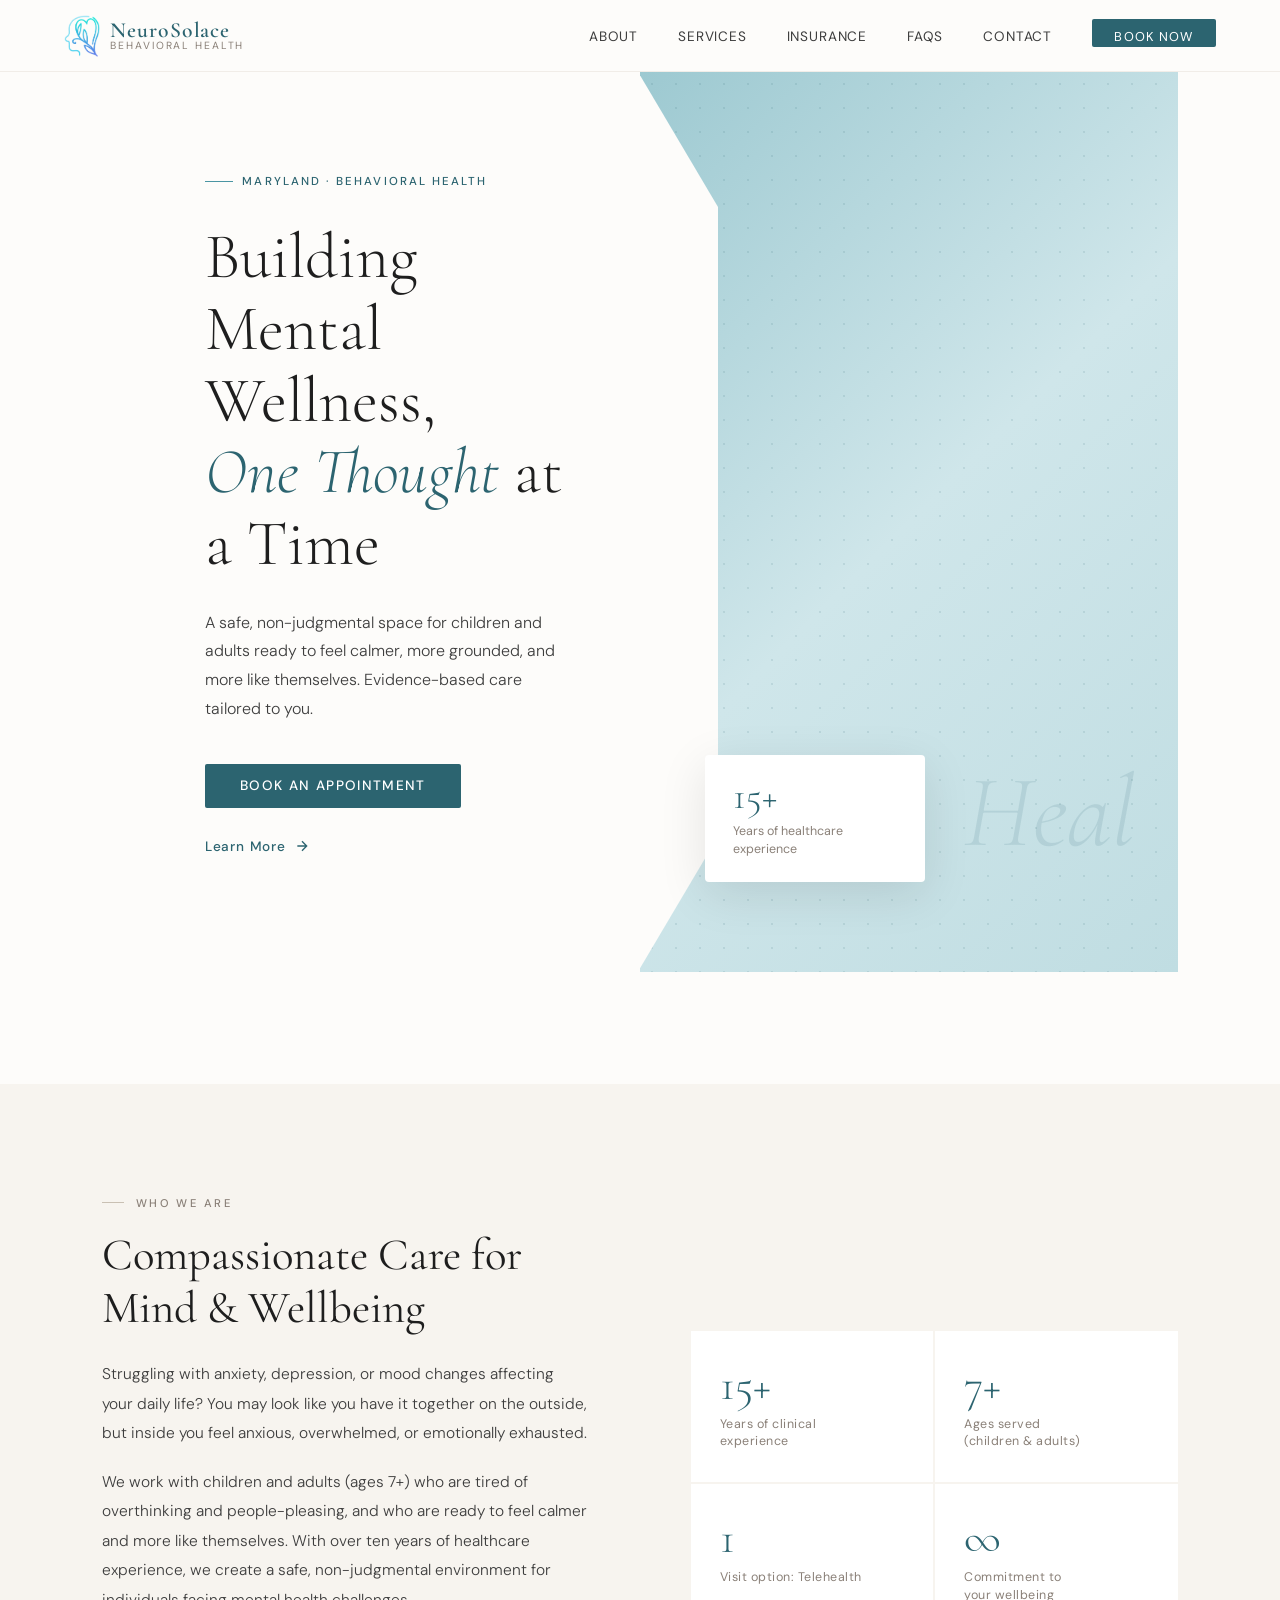
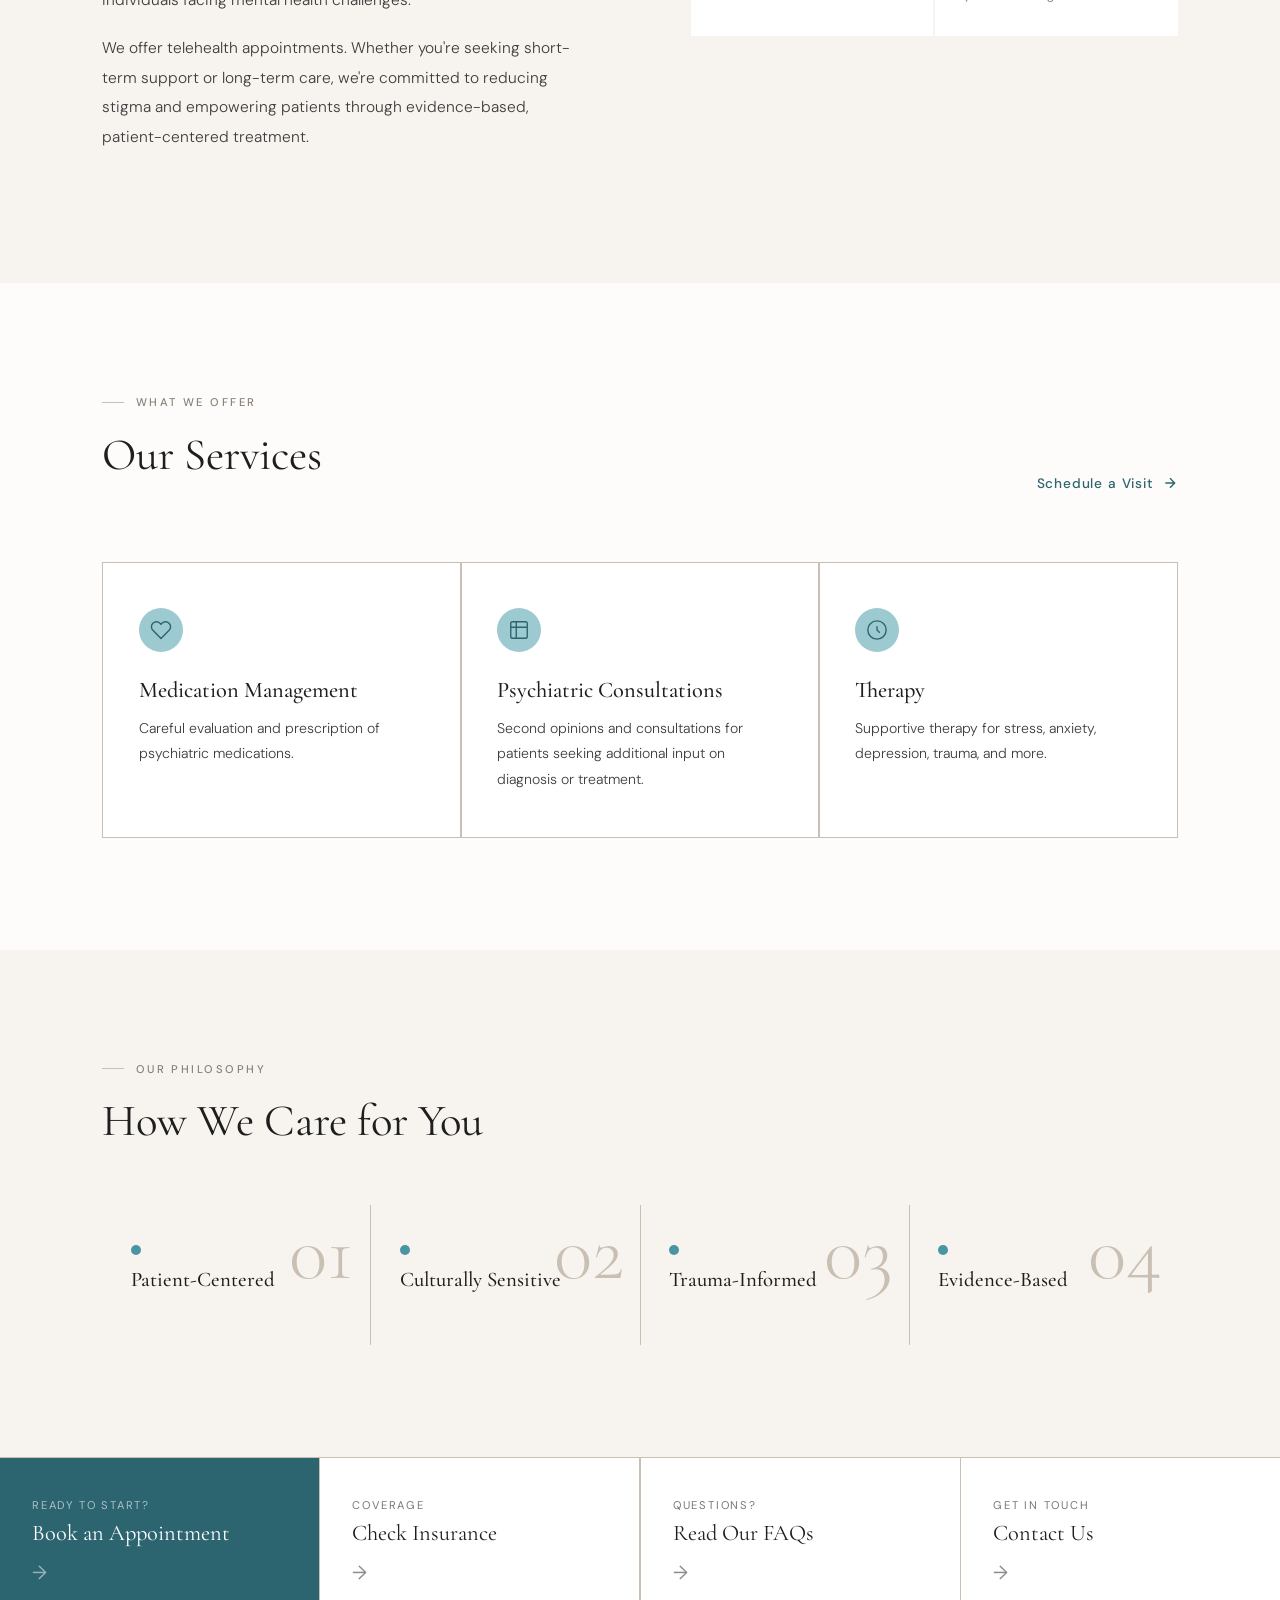
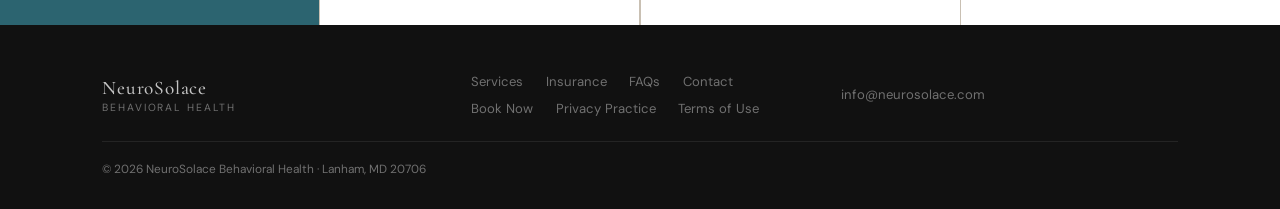
<file: index.html>
<!DOCTYPE html>
<html lang="en">
<head>
  <meta charset="UTF-8" />
  <meta name="viewport" content="width=device-width, initial-scale=1.0" />
  <title>NeuroSolace Behavioral Health | Mental Health · Therapy · Medication Management</title>
  <link rel="preconnect" href="https://fonts.googleapis.com">
  <link rel="preconnect" href="https://fonts.gstatic.com" crossorigin>
  <link href="https://fonts.googleapis.com/css2?family=Cormorant+Garamond:ital,wght@0,300;0,400;0,500;0,600;1,300;1,400&family=DM+Sans:ital,opsz,wght@0,9..40,300;0,9..40,400;0,9..40,500;1,9..40,300&display=swap" rel="stylesheet">
  <link rel="stylesheet" href="styles.css">
</head>
<body>

<!-- NAV -->
<nav id="navbar">
  <a href="index.html" class="nav-logo">
    <img src="FullLogo_Transparent_NoBuffer.png" alt="NeuroSolace Logo" class="logo-img">
    <div class="nav-logo-text">
      <span>NeuroSolace</span>
      <span>Behavioral Health</span>
    </div>
  </a>
  <ul class="nav-links">
    <li><a href="#about">About</a></li>
    <li><a href="services.html">Services</a></li>
    <li><a href="insurance.html">Insurance</a></li>
    <li><a href="faqs.html">FAQs</a></li>
    <li><a href="contact.html">Contact</a></li>
    <li><a href="contact.html" class="nav-cta">Book Now</a></li>
  </ul>
  <button class="hamburger" id="menuBtn" aria-label="Open menu">
    <span></span><span></span><span></span>
  </button>
</nav>

<!-- MOBILE MENU -->
<div class="mobile-nav" id="mobileNav">
  <button class="close-btn" id="closeBtn">×</button>
  <a href="#about" class="mob-link">About</a>
  <a href="services.html" class="mob-link">Services</a>
  <a href="insurance.html" class="mob-link">Insurance</a>
  <a href="faqs.html" class="mob-link">FAQs</a>
  <a href="contact.html" class="mob-link">Contact</a>
  <a href="contact.html" class="mob-link">Book Now</a>
</div>

<!-- HERO -->
<section id="hero">
  <div class="hero-left">
    <div class="hero-badge reveal">Maryland · Behavioral Health</div>
    <h1 class="hero-title reveal">
      Building Mental Wellness,<br>
      <em>One Thought</em> at a Time
    </h1>
    <p class="hero-desc reveal">
      A safe, non-judgmental space for children and adults ready to feel calmer,
      more grounded, and more like themselves. Evidence-based care tailored to you.
    </p>
    <div class="hero-actions reveal">
      <a href="contact.html" class="btn-primary">Book an Appointment</a>
      <a href="#about" class="btn-secondary">
        Learn More
        <svg width="16" height="16" viewBox="0 0 24 24" fill="none" stroke="currentColor" stroke-width="2"><path d="M5 12h14M12 5l7 7-7 7"/></svg>
      </a>
    </div>
  </div>
  <div class="hero-right" aria-hidden="true">
    <div class="hero-pattern"></div>
    <div class="hero-accent-text">Heal</div>
    <div class="hero-shape"></div>
    <div class="hero-card">
      <div class="hero-card-num">15+</div>
      <p>Years of healthcare experience</p>
    </div>
  </div>
</section>

<!-- ABOUT -->
<section id="about">
  <div class="about-text">
    <div class="section-label reveal">Who We Are</div>
    <h2 class="section-title reveal">Compassionate Care for<br>Mind &amp; Wellbeing</h2>
    <p class="reveal">
      Struggling with anxiety, depression, or mood changes affecting your daily life?
      You may look like you have it together on the outside, but inside you feel anxious,
      overwhelmed, or emotionally exhausted.
    </p>
    <p class="reveal">
      We work with children and adults (ages 7+) who are tired of overthinking and
      people-pleasing, and who are ready to feel calmer and more like themselves.
      With over ten years of healthcare experience, we create a safe, non-judgmental
      environment for individuals facing mental health challenges.
    </p>
    <p class="reveal">
      We offer telehealth appointments. Whether you're
      seeking short-term support or long-term care, we're committed to reducing stigma
      and empowering patients through evidence-based, patient-centered treatment.
    </p>
  </div>
  <div class="about-stats reveal">
    <div class="stat-box">
      <div class="stat-num">15+</div>
      <div class="stat-label">Years of clinical<br>experience</div>
    </div>
    <div class="stat-box">
      <div class="stat-num">7+</div>
      <div class="stat-label">Ages served<br>(children &amp; adults)</div>
    </div>
    <div class="stat-box">
      <div class="stat-num">1</div>
      <div class="stat-label">Visit option: Telehealth</div>
    </div>
    <div class="stat-box">
      <div class="stat-num">∞</div>
      <div class="stat-label">Commitment to<br>your wellbeing</div>
    </div>
  </div>
</section>

<!-- SERVICES PREVIEW -->
<section id="services-preview">
  <div class="services-header">
    <div>
      <div class="section-label reveal">What We Offer</div>
      <h2 class="section-title reveal">Our Services</h2>
    </div>
    <a href="contact.html" class="btn-secondary reveal">
      Schedule a Visit
      <svg width="16" height="16" viewBox="0 0 24 24" fill="none" stroke="currentColor" stroke-width="2"><path d="M5 12h14M12 5l7 7-7 7"/></svg>
    </a>
  </div>
  <div class="services-grid">
    <div class="service-card reveal">
      <div class="service-icon">
        <svg viewBox="0 0 24 24"><path d="M20.84 4.61a5.5 5.5 0 0 0-7.78 0L12 5.67l-1.06-1.06a5.5 5.5 0 0 0-7.78 7.78l1.06 1.06L12 21.23l7.78-7.78 1.06-1.06a5.5 5.5 0 0 0 0-7.78z"/></svg>
      </div>
      <h3>Medication Management</h3>
      <p>Careful evaluation and prescription of psychiatric medications.</p>
    </div>
    <div class="service-card reveal">
      <div class="service-icon">
        <svg viewBox="0 0 24 24"><path d="M9 3H5a2 2 0 0 0-2 2v4m6-6h10a2 2 0 0 1 2 2v4M9 3v18m0 0h10a2 2 0 0 0 2-2V9M9 21H5a2 2 0 0 1-2-2V9m0 0h18"/></svg>
      </div>
      <h3>Psychiatric Consultations</h3>
      <p>Second opinions and consultations for patients seeking additional input on diagnosis or treatment.</p>
    </div>
    <div class="service-card reveal">
      <div class="service-icon">
        <svg viewBox="0 0 24 24"><circle cx="12" cy="12" r="10"/><path d="M12 8v4l3 3"/></svg>
      </div>
      <h3>Therapy</h3>
      <p>Supportive therapy for stress, anxiety, depression, trauma, and more.</p>
    </div>
  </div>
</section>

<!-- APPROACH -->
<section id="approach">
  <div class="approach-header">
    <div class="section-label reveal">Our Philosophy</div>
    <h2 class="section-title reveal">How We Care for You</h2>
  </div>
  <div class="pillars">
    <div class="pillar reveal" data-num="01">
      <div class="pillar-dot"></div>
      <h3>Patient-Centered</h3>
    </div>
    <div class="pillar reveal" data-num="02">
      <div class="pillar-dot"></div>
      <h3>Culturally Sensitive</h3>
    </div>
    <div class="pillar reveal" data-num="03">
      <div class="pillar-dot"></div>
      <h3>Trauma-Informed</h3>
    </div>
    <div class="pillar reveal" data-num="04">
      <div class="pillar-dot"></div>
      <h3>Evidence-Based</h3>
    </div>
  </div>
</section>

<!-- QUICK LINKS -->
<section id="quick-links">
  <div class="quick-links-grid">
    <a href="contact.html" class="ql-card ql-dark reveal">
      <div class="ql-label">Ready to start?</div>
      <div class="ql-title">Book an Appointment</div>
      <div class="ql-arrow">→</div>
    </a>
    <a href="insurance.html" class="ql-card reveal">
      <div class="ql-label">Coverage</div>
      <div class="ql-title">Check Insurance</div>
      <div class="ql-arrow">→</div>
    </a>
    <a href="faqs.html" class="ql-card reveal">
      <div class="ql-label">Questions?</div>
      <div class="ql-title">Read Our FAQs</div>
      <div class="ql-arrow">→</div>
    </a>
    <a href="contact.html" class="ql-card reveal">
      <div class="ql-label">Get in touch</div>
      <div class="ql-title">Contact Us</div>
      <div class="ql-arrow">→</div>
    </a>
  </div>
</section>

<!-- FOOTER -->
<footer>
  <div class="footer-logo">
    <span>NeuroSolace</span>
    <span>Behavioral Health</span>
  </div>
  <div class="footer-links">
    <a href="services.html">Services</a>
    <a href="insurance.html">Insurance</a>
    <a href="faqs.html">FAQs</a>
    <a href="contact.html">Contact</a>
    <a href="contact.html">Book Now</a>
    <a href="privacy-policy.html">Privacy Practice</a>
    <a href="terms-of-use.html">Terms of Use</a>
  </div>
  <div class="footer-contact">
    <a href="mailto:info@neurosolace.com">info@neurosolace.com</a>
  </div>
  <div class="footer-copy">© 2026 NeuroSolace Behavioral Health · Lanham, MD 20706</div>
</footer>

<script src="main.js"></script>
</body>
</html>
</file>
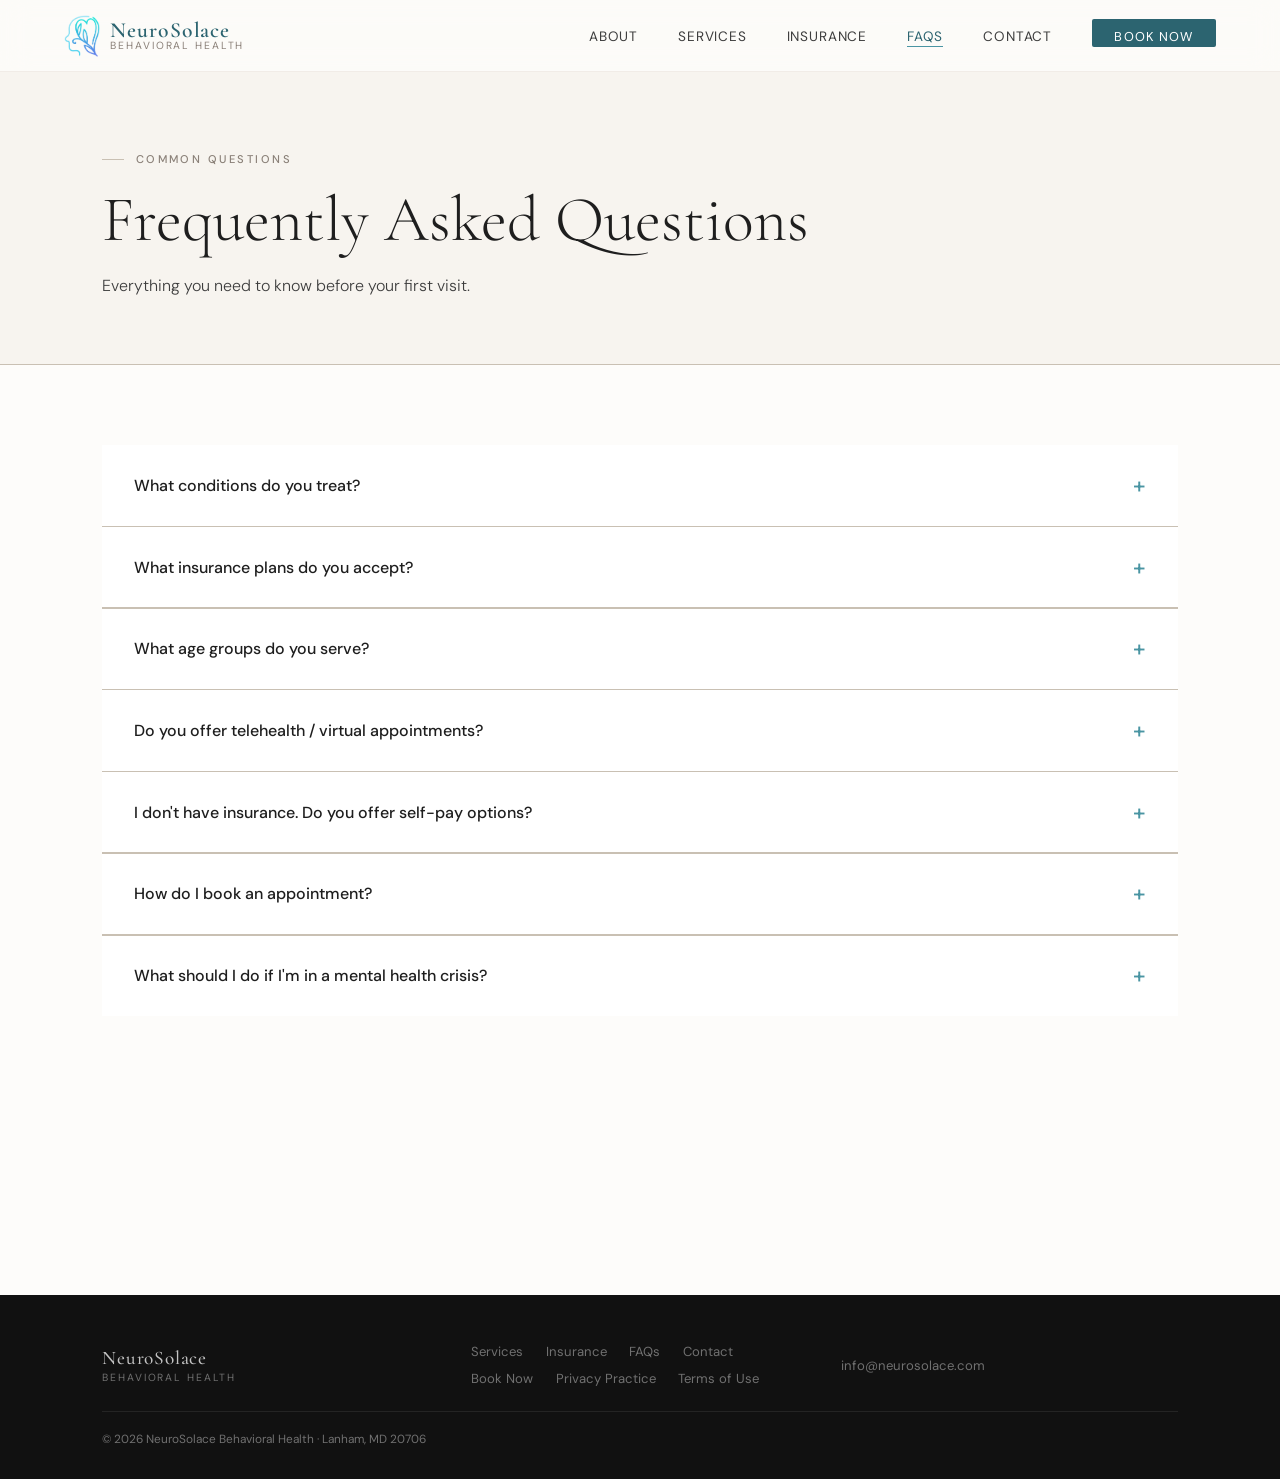
<file: faqs.html>
<!DOCTYPE html>
<html lang="en">
<head>
  <meta charset="UTF-8" />
  <meta name="viewport" content="width=device-width, initial-scale=1.0" />
  <title>FAQs | NeuroSolace Behavioral Health</title>
  <link rel="preconnect" href="https://fonts.googleapis.com">
  <link rel="preconnect" href="https://fonts.gstatic.com" crossorigin>
  <link href="https://fonts.googleapis.com/css2?family=Cormorant+Garamond:ital,wght@0,300;0,400;0,500;0,600;1,300;1,400&family=DM+Sans:ital,opsz,wght@0,9..40,300;0,9..40,400;0,9..40,500;1,9..40,300&display=swap" rel="stylesheet">
  <link rel="stylesheet" href="styles.css">
</head>
<body>
<nav id="navbar">
  <a href="index.html" class="nav-logo">
    <img src="FullLogo_Transparent_NoBuffer.png" alt="NeuroSolace Logo" class="logo-img">
    <div class="nav-logo-text">
      <span>NeuroSolace</span>
      <span>Behavioral Health</span>
    </div>
  </a>
  <ul class="nav-links">
    <li><a href="index.html#about">About</a></li>
    <li><a href="services.html">Services</a></li>
    <li><a href="insurance.html">Insurance</a></li>
    <li><a href="faqs.html" class="nav-active">FAQs</a></li>
    <li><a href="contact.html">Contact</a></li>
    <li><a href="contact.html" class="nav-cta">Book Now</a></li>
  </ul>
  <button class="hamburger" id="menuBtn"><span></span><span></span><span></span></button>
</nav>
<div class="mobile-nav" id="mobileNav">
  <button class="close-btn" id="closeBtn">×</button>
  <a href="index.html#about" class="mob-link">About</a>
  <a href="services.html" class="mob-link">Services</a>
  <a href="insurance.html" class="mob-link">Insurance</a>
  <a href="faqs.html" class="mob-link">FAQs</a>
  <a href="contact.html" class="mob-link">Contact</a>
  <a href="contact.html" class="mob-link">Book Now</a>
</div>

<div class="page-hero">
  <div class="page-hero-inner">
    <div class="section-label">Common Questions</div>
    <h1 class="page-title">Frequently Asked Questions</h1>
    <p class="page-subtitle">Everything you need to know before your first visit.</p>
  </div>
</div>

<main class="page-main">
  <section class="inner-section">
    <div class="faq-list">

      <div class="faq-item reveal">
        <button class="faq-question" onclick="toggleFaq(this)">
          What conditions do you treat?
          <span class="faq-icon">+</span>
        </button>
        <div class="faq-answer">
          <p>We treat a wide range of psychiatric and behavioral health conditions, including:</p>
          <ul>
            <li>Bipolar Disorder</li>
            <li>Depression</li>
            <li>Generalized Anxiety Disorder (GAD)</li>
            <li>Obsessive-Compulsive Disorder (OCD)</li>
            <li>Attention-Deficit Hyperactivity Disorder (ADHD)</li>
            <li>Post-Traumatic Stress Disorder (PTSD)</li>
            <li>Schizophrenia</li>
            <li>Eating Disorders</li>
            <li>Social Anxiety Disorder</li>
            <li>Personality Disorders and more</li>
          </ul>
        </div>
      </div>

      <div class="faq-item reveal">
        <button class="faq-question" onclick="toggleFaq(this)">
          What insurance plans do you accept?
          <span class="faq-icon">+</span>
        </button>
        <div class="faq-answer">
          <p>We currently accept the following insurance plans:</p>
          <ul>
            <li>United Health Care / Optum</li>
            <li>BlueCross Blue Shield</li>
            <li>Aetna</li>
            <li>Cigna</li>
            <li>Maryland Medicaid</li>
          </ul>
        </div>
      </div>

      <div class="faq-item reveal">
        <button class="faq-question" onclick="toggleFaq(this)">
          What age groups do you serve?
          <span class="faq-icon">+</span>
        </button>
        <div class="faq-answer">
          <p>We serve patients ages <strong>7 and older</strong> — both children and adults.</p>
        </div>
      </div>

      <div class="faq-item reveal">
        <button class="faq-question" onclick="toggleFaq(this)">
          Do you offer telehealth / virtual appointments?
          <span class="faq-icon">+</span>
        </button>
        <div class="faq-answer">
          <p>Yes! We only offer <strong>telehealth (video)</strong> appointments.</p>
        </div>
      </div>

      <div class="faq-item reveal">
        <button class="faq-question" onclick="toggleFaq(this)">
          I don't have insurance. Do you offer self-pay options?
          <span class="faq-icon">+</span>
        </button>
        <div class="faq-answer">
          <p>Yes, we offer <strong>self-pay options based on a sliding scale</strong> tied to income. Please contact us directly to discuss rates and payment arrangements so we can find a plan that works for you.</p>
        </div>
      </div>

      <div class="faq-item reveal">
        <button class="faq-question" onclick="toggleFaq(this)">
          How do I book an appointment?
          <span class="faq-icon">+</span>
        </button>
        <div class="faq-answer">
          <p>Head to our <a href="contact.html">Contact page</a> and fill out the form — let us know whether you're a new or returning patient and briefly describe what's bringing you in. Our team will follow up within three business days to schedule your visit.</p>
        </div>
      </div>

      <div class="faq-item reveal">
        <button class="faq-question" onclick="toggleFaq(this)">
          What should I do if I'm in a mental health crisis?
          <span class="faq-icon">+</span>
        </button>
        <div class="faq-answer">
          <p><strong>We are not a crisis center.</strong> If you are experiencing a mental health emergency, please take one of the following steps immediately:</p>
          <ul>
            <li>Call <strong>911</strong></li>
            <li>Call or text the <strong>National Suicide &amp; Crisis Lifeline: 988</strong></li>
            <li>Text <strong>HOME</strong> to <strong>741741</strong> (Crisis Text Line)</li>
          </ul>
        </div>
      </div>

    </div>

    <div class="cta-band reveal" style="margin-top: 3rem;">
      <div>
        <h3>Still have questions?</h3>
        <p>We're happy to help. Reach out and we'll get back to you promptly.</p>
      </div>
      <a href="contact.html" class="btn-primary">Contact Us</a>
    </div>
  </section>
</main>

<footer>
  <div class="footer-logo"><span>NeuroSolace</span><span>Behavioral Health</span></div>
  <div class="footer-links">
    <a href="services.html">Services</a>
    <a href="insurance.html">Insurance</a>
    <a href="faqs.html">FAQs</a>
    <a href="contact.html">Contact</a>
    <a href="contact.html">Book Now</a>
    <a href="privacy-policy.html">Privacy Practice</a>
    <a href="terms-of-use.html">Terms of Use</a>
  </div>
  <div class="footer-contact">
    <a href="mailto:info@neurosolace.com">info@neurosolace.com</a>
  </div>
  <div class="footer-copy">© 2026 NeuroSolace Behavioral Health · Lanham, MD 20706</div>
</footer>
<script src="main.js"></script>
<script>
function toggleFaq(btn) {
  const item = btn.parentElement;
  const isOpen = item.classList.contains('open');
  document.querySelectorAll('.faq-item.open').forEach(el => el.classList.remove('open'));
  if (!isOpen) item.classList.add('open');
}
</script>
</body>
</html>
</file>
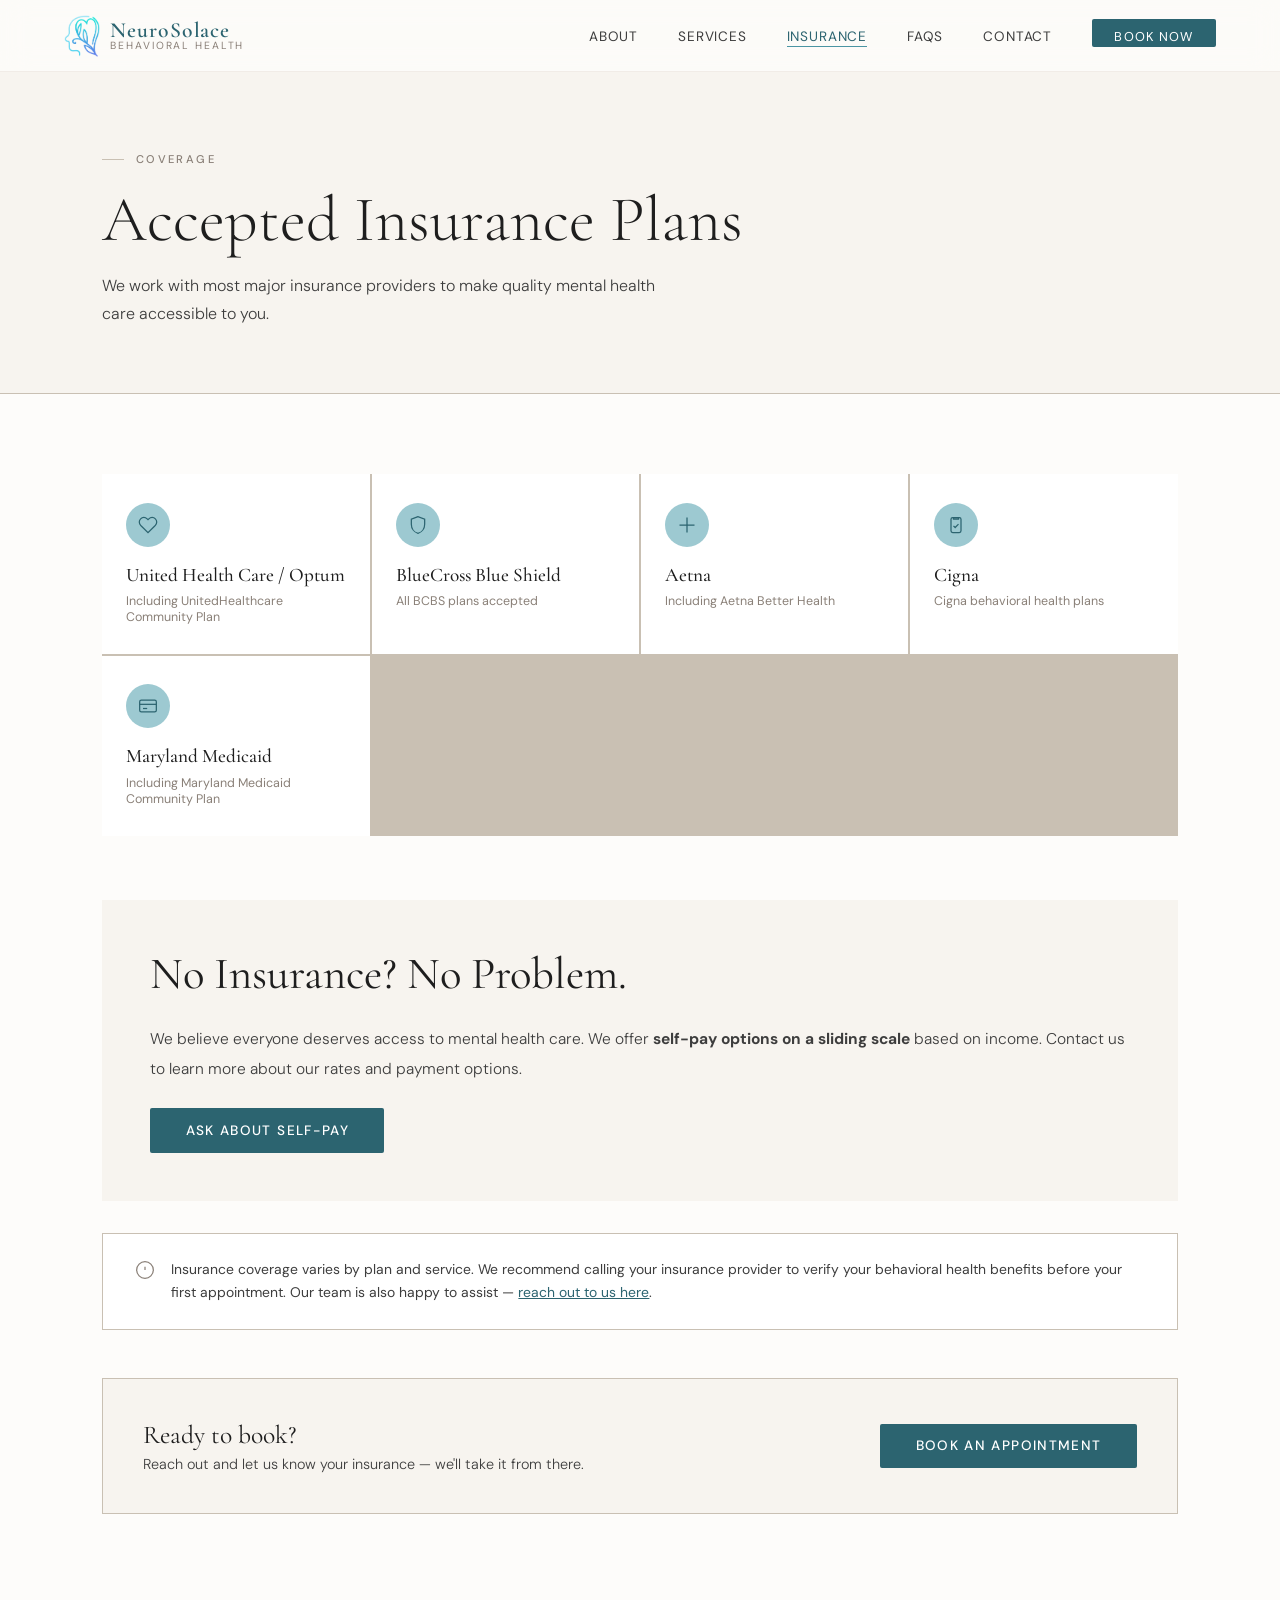
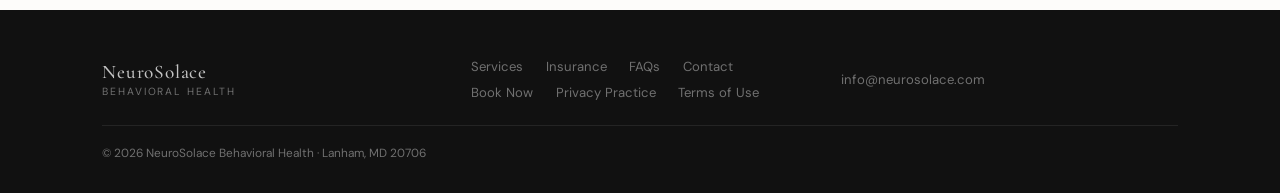
<file: insurance.html>
<!DOCTYPE html>
<html lang="en">
<head>
  <meta charset="UTF-8" />
  <meta name="viewport" content="width=device-width, initial-scale=1.0" />
  <title>Insurance | NeuroSolace Behavioral Health</title>
  <link rel="preconnect" href="https://fonts.googleapis.com">
  <link rel="preconnect" href="https://fonts.gstatic.com" crossorigin>
  <link href="https://fonts.googleapis.com/css2?family=Cormorant+Garamond:ital,wght@0,300;0,400;0,500;0,600;1,300;1,400&family=DM+Sans:ital,opsz,wght@0,9..40,300;0,9..40,400;0,9..40,500;1,9..40,300&display=swap" rel="stylesheet">
  <link rel="stylesheet" href="styles.css">
</head>
<body>
<nav id="navbar">
  <a href="index.html" class="nav-logo">
    <img src="FullLogo_Transparent_NoBuffer.png" alt="NeuroSolace Logo" class="logo-img">
    <div class="nav-logo-text">
      <span>NeuroSolace</span>
      <span>Behavioral Health</span>
    </div>
  </a>
  <ul class="nav-links">
    <li><a href="index.html#about">About</a></li>
    <li><a href="services.html">Services</a></li>
    <li><a href="insurance.html" class="nav-active">Insurance</a></li>
    <li><a href="faqs.html">FAQs</a></li>
    <li><a href="contact.html">Contact</a></li>
    <li><a href="contact.html" class="nav-cta">Book Now</a></li>
  </ul>
  <button class="hamburger" id="menuBtn"><span></span><span></span><span></span></button>
</nav>
<div class="mobile-nav" id="mobileNav">
  <button class="close-btn" id="closeBtn">×</button>
  <a href="index.html#about" class="mob-link">About</a>
  <a href="services.html" class="mob-link">Services</a>
  <a href="insurance.html" class="mob-link">Insurance</a>
  <a href="faqs.html" class="mob-link">FAQs</a>
  <a href="contact.html" class="mob-link">Contact</a>
  <a href="contact.html" class="mob-link">Book Now</a>
</div>

<div class="page-hero">
  <div class="page-hero-inner">
    <div class="section-label">Coverage</div>
    <h1 class="page-title">Accepted Insurance Plans</h1>
    <p class="page-subtitle">We work with most major insurance providers to make quality mental health care accessible to you.</p>
  </div>
</div>

<main class="page-main">
  <section class="inner-section">
    <div class="insurance-cards reveal">
      <div class="ins-card">
        <div class="ins-card-icon">
          <svg viewBox="0 0 24 24" stroke="currentColor"><path d="M20.84 4.61a5.5 5.5 0 0 0-7.78 0L12 5.67l-1.06-1.06a5.5 5.5 0 0 0-7.78 7.78l1.06 1.06L12 21.23l7.78-7.78 1.06-1.06a5.5 5.5 0 0 0 0-7.78z"/></svg>
        </div>
        <div class="ins-card-name">United Health Care / Optum</div>
        <div class="ins-card-note">Including UnitedHealthcare Community Plan</div>
      </div>
      <div class="ins-card">
        <div class="ins-card-icon">
          <svg viewBox="0 0 24 24" stroke="currentColor"><path d="M12 2 4 5v6c0 5.25 3.4 9.74 8 11 4.6-1.26 8-5.75 8-11V5l-8-3z"/></svg>
        </div>
        <div class="ins-card-name">BlueCross Blue Shield</div>
        <div class="ins-card-note">All BCBS plans accepted</div>
      </div>
      <div class="ins-card">
        <div class="ins-card-icon">
          <svg viewBox="0 0 24 24" stroke="currentColor"><path d="M12 3v18M3 12h18"/></svg>
        </div>
        <div class="ins-card-name">Aetna</div>
        <div class="ins-card-note">Including Aetna Better Health</div>
      </div>
      <div class="ins-card">
        <div class="ins-card-icon">
          <svg viewBox="0 0 24 24" stroke="currentColor"><rect x="6" y="3" width="12" height="18" rx="2"/><path d="M9 3h6v2H9z"/><path d="m9 13 2 2 4-4"/></svg>
        </div>
        <div class="ins-card-name">Cigna</div>
        <div class="ins-card-note">Cigna behavioral health plans</div>
      </div>
      <div class="ins-card">
        <div class="ins-card-icon">
          <svg viewBox="0 0 24 24" stroke="currentColor"><rect x="2" y="5" width="20" height="14" rx="2"/><line x1="2" y1="10" x2="22" y2="10"/><line x1="6" y1="15" x2="11" y2="15"/></svg>
        </div>
        <div class="ins-card-name">Maryland Medicaid</div>
        <div class="ins-card-note">Including Maryland Medicaid Community Plan</div>
      </div>
    </div>

    <div class="self-pay-block reveal">
      <h2 class="section-title">No Insurance? No Problem.</h2>
      <p>We believe everyone deserves access to mental health care. We offer <strong>self-pay options on a sliding scale</strong> based on income. Contact us to learn more about our rates and payment options.</p>
      <a href="contact.html" class="btn-primary" style="margin-top:1.5rem; display:inline-block;">Ask About Self-Pay</a>
    </div>

    <div class="ins-notice reveal">
      <svg width="20" height="20" viewBox="0 0 24 24" fill="none" stroke="currentColor" stroke-width="1.5"><circle cx="12" cy="12" r="10"/><line x1="12" y1="8" x2="12" y2="12"/><line x1="12" y1="16" x2="12.01" y2="16"/></svg>
      <p>Insurance coverage varies by plan and service. We recommend calling your insurance provider to verify your behavioral health benefits before your first appointment. Our team is also happy to assist — <a href="contact.html">reach out to us here</a>.</p>
    </div>

    <div class="cta-band reveal">
      <div>
        <h3>Ready to book?</h3>
        <p>Reach out and let us know your insurance — we'll take it from there.</p>
      </div>
      <a href="contact.html" class="btn-primary">Book an Appointment</a>
    </div>
  </section>
</main>

<footer>
  <div class="footer-logo"><span>NeuroSolace</span><span>Behavioral Health</span></div>
  <div class="footer-links">
    <a href="services.html">Services</a>
    <a href="insurance.html">Insurance</a>
    <a href="faqs.html">FAQs</a>
    <a href="contact.html">Contact</a>
    <a href="contact.html">Book Now</a> 
    <a href="privacy-policy.html">Privacy Practice</a>
    <a href="terms-of-use.html">Terms of Use</a>
  </div>
  <div class="footer-contact">
    <a href="mailto:info@neurosolace.com">info@neurosolace.com</a>
  </div>
  <div class="footer-copy">© 2026 NeuroSolace Behavioral Health · Lanham, MD 20706</div>
</footer>
<script src="main.js"></script>
</body>
</html>
</file>
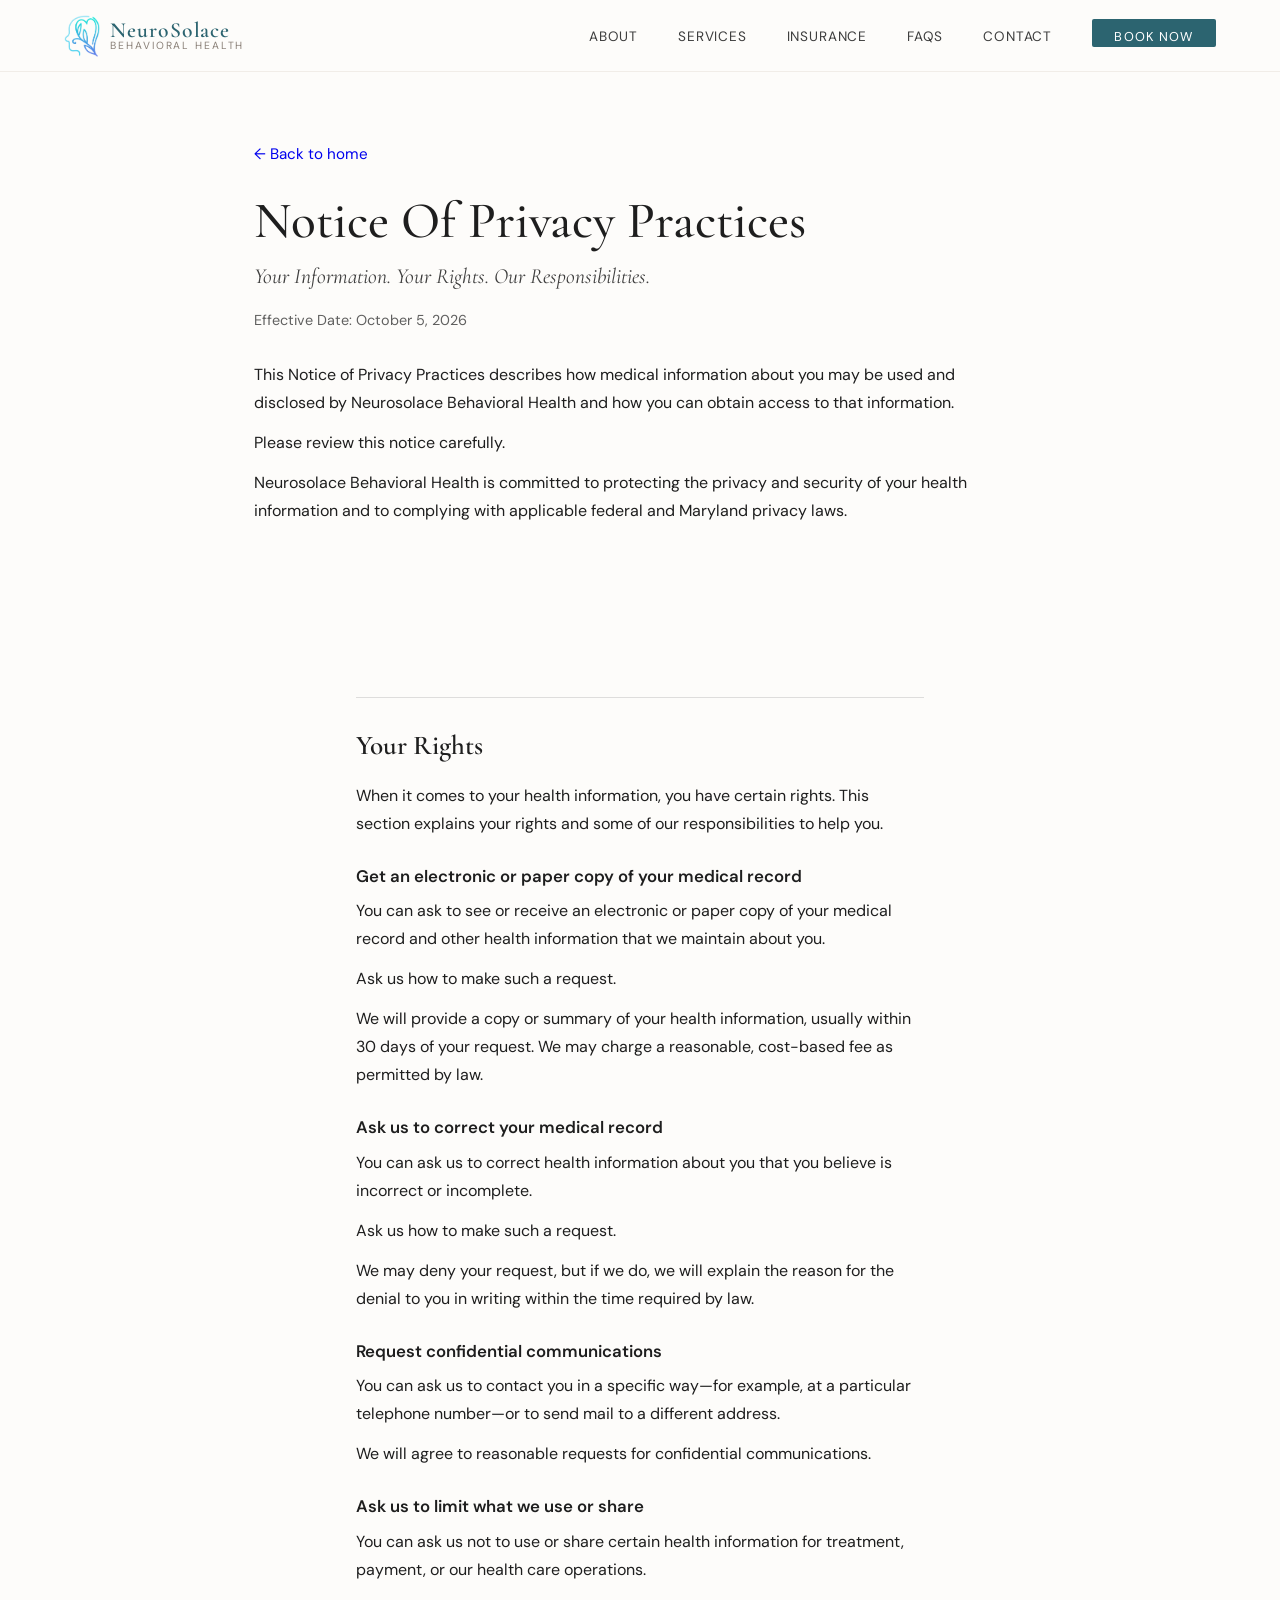
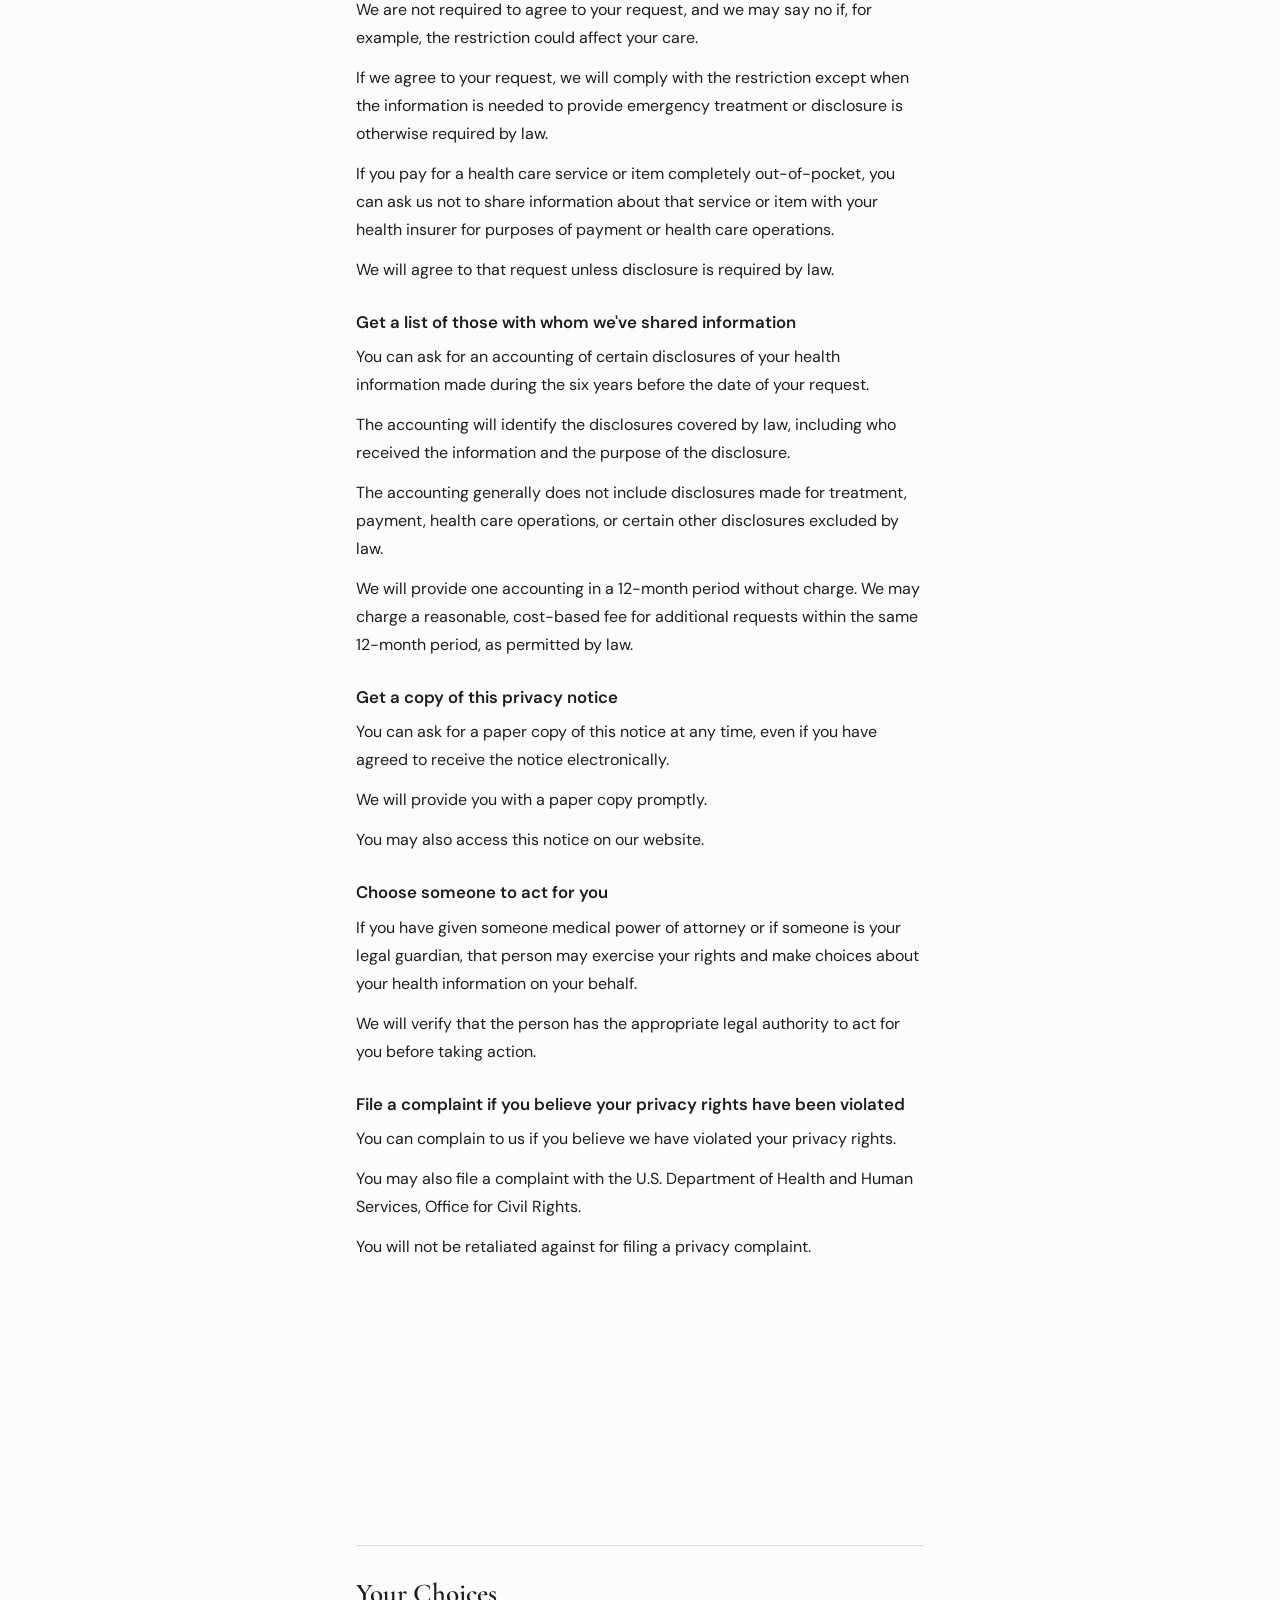
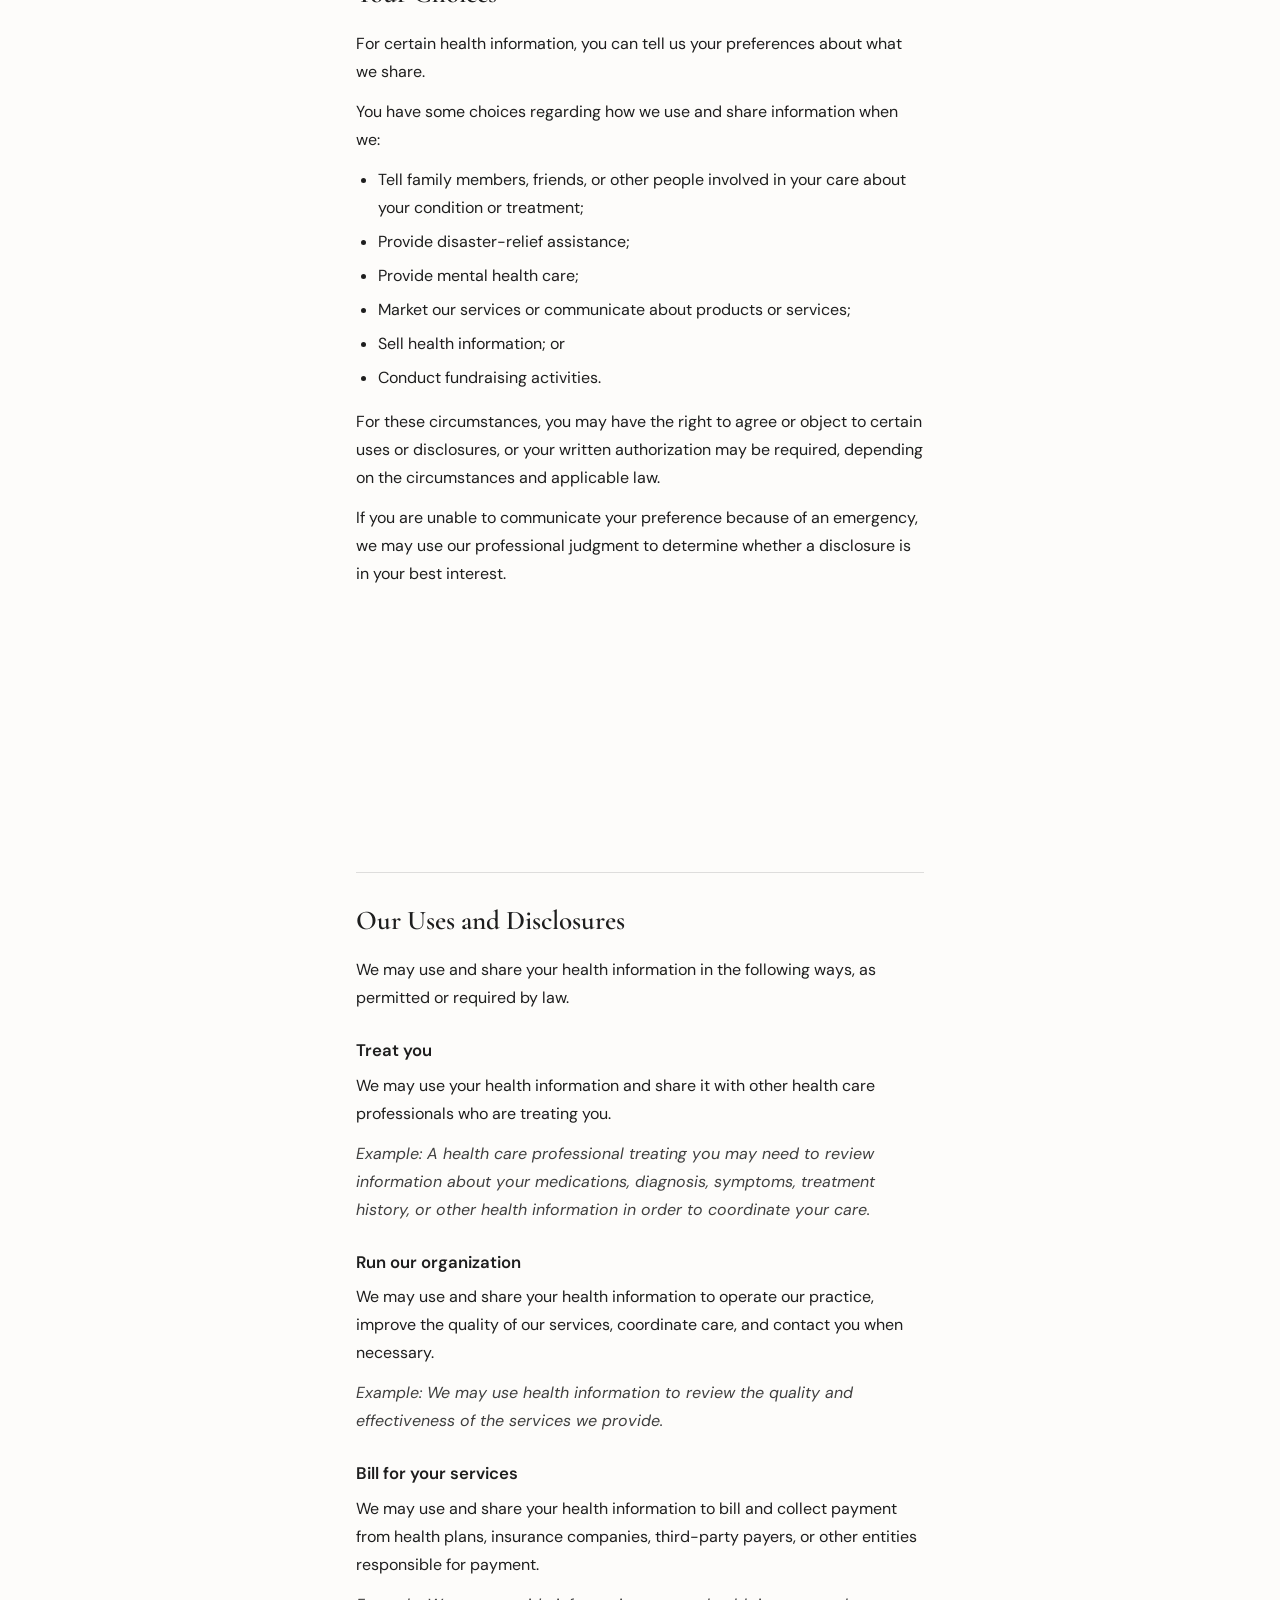
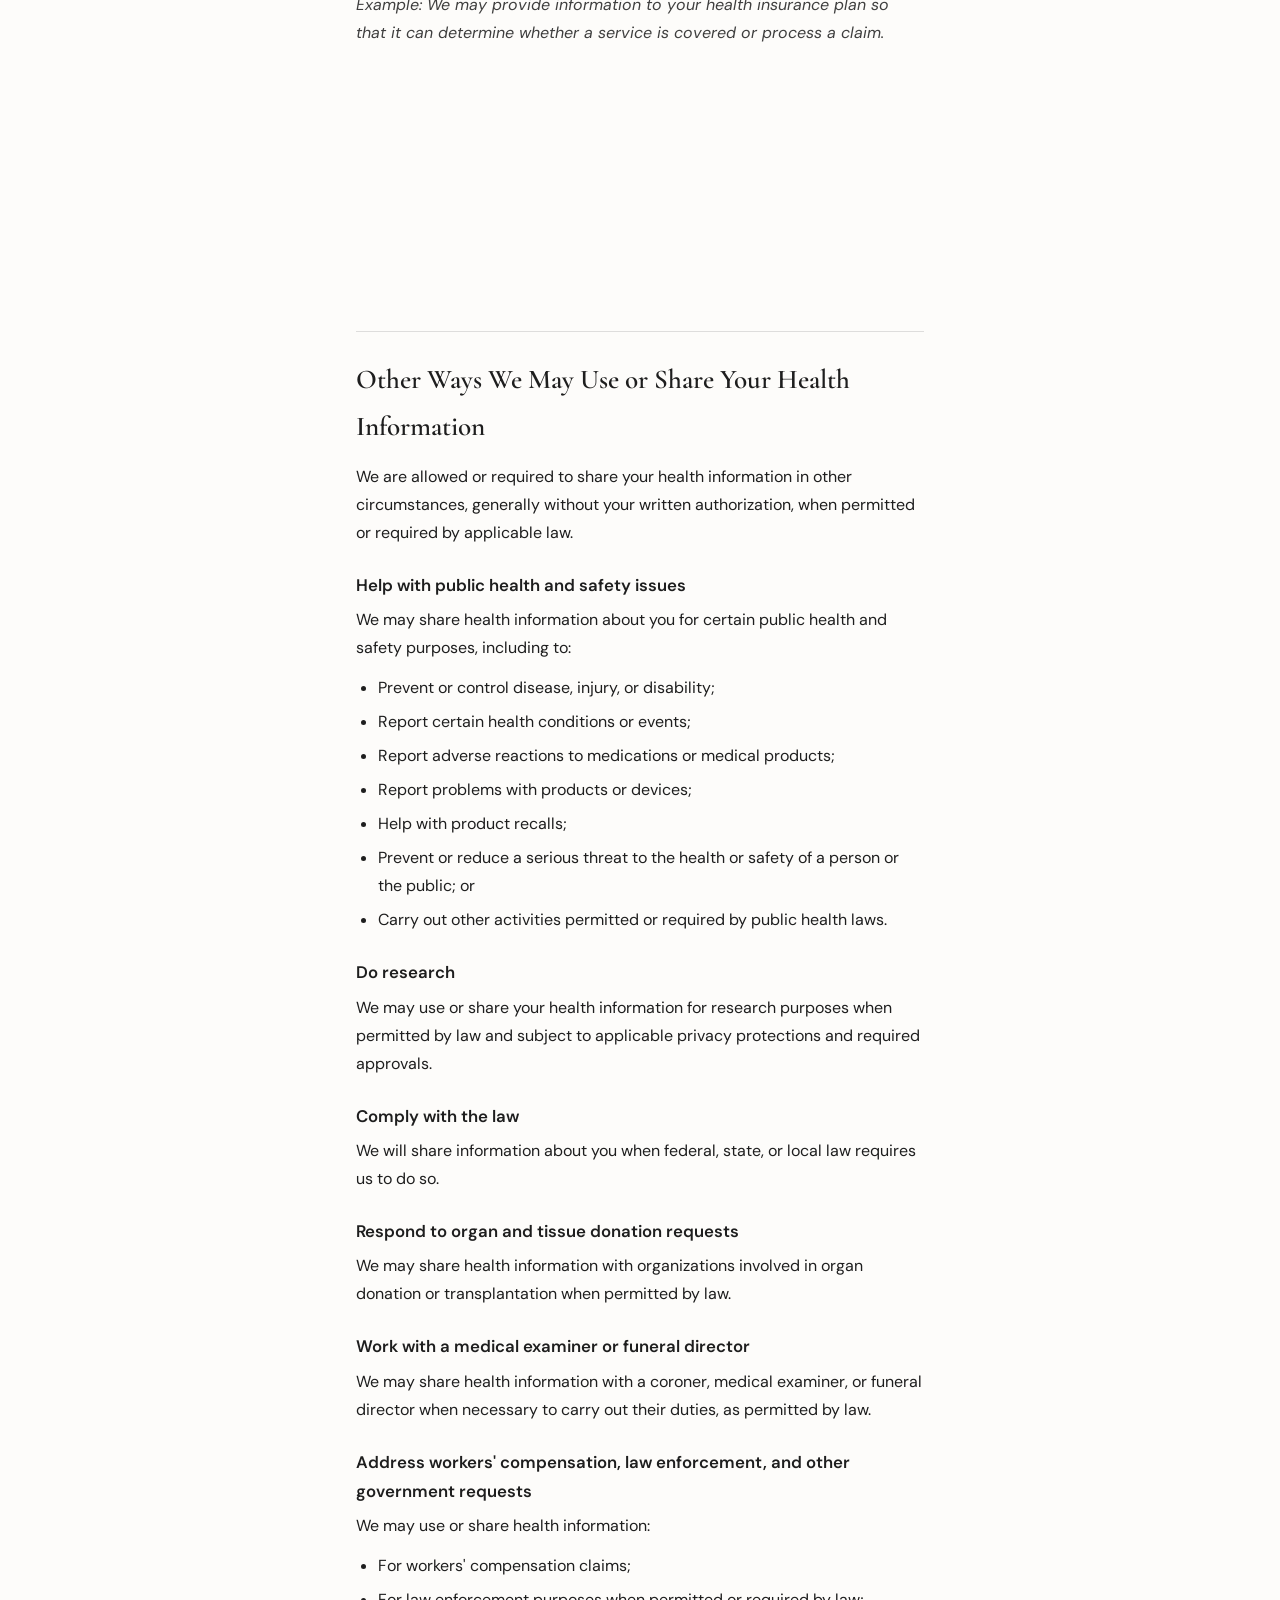
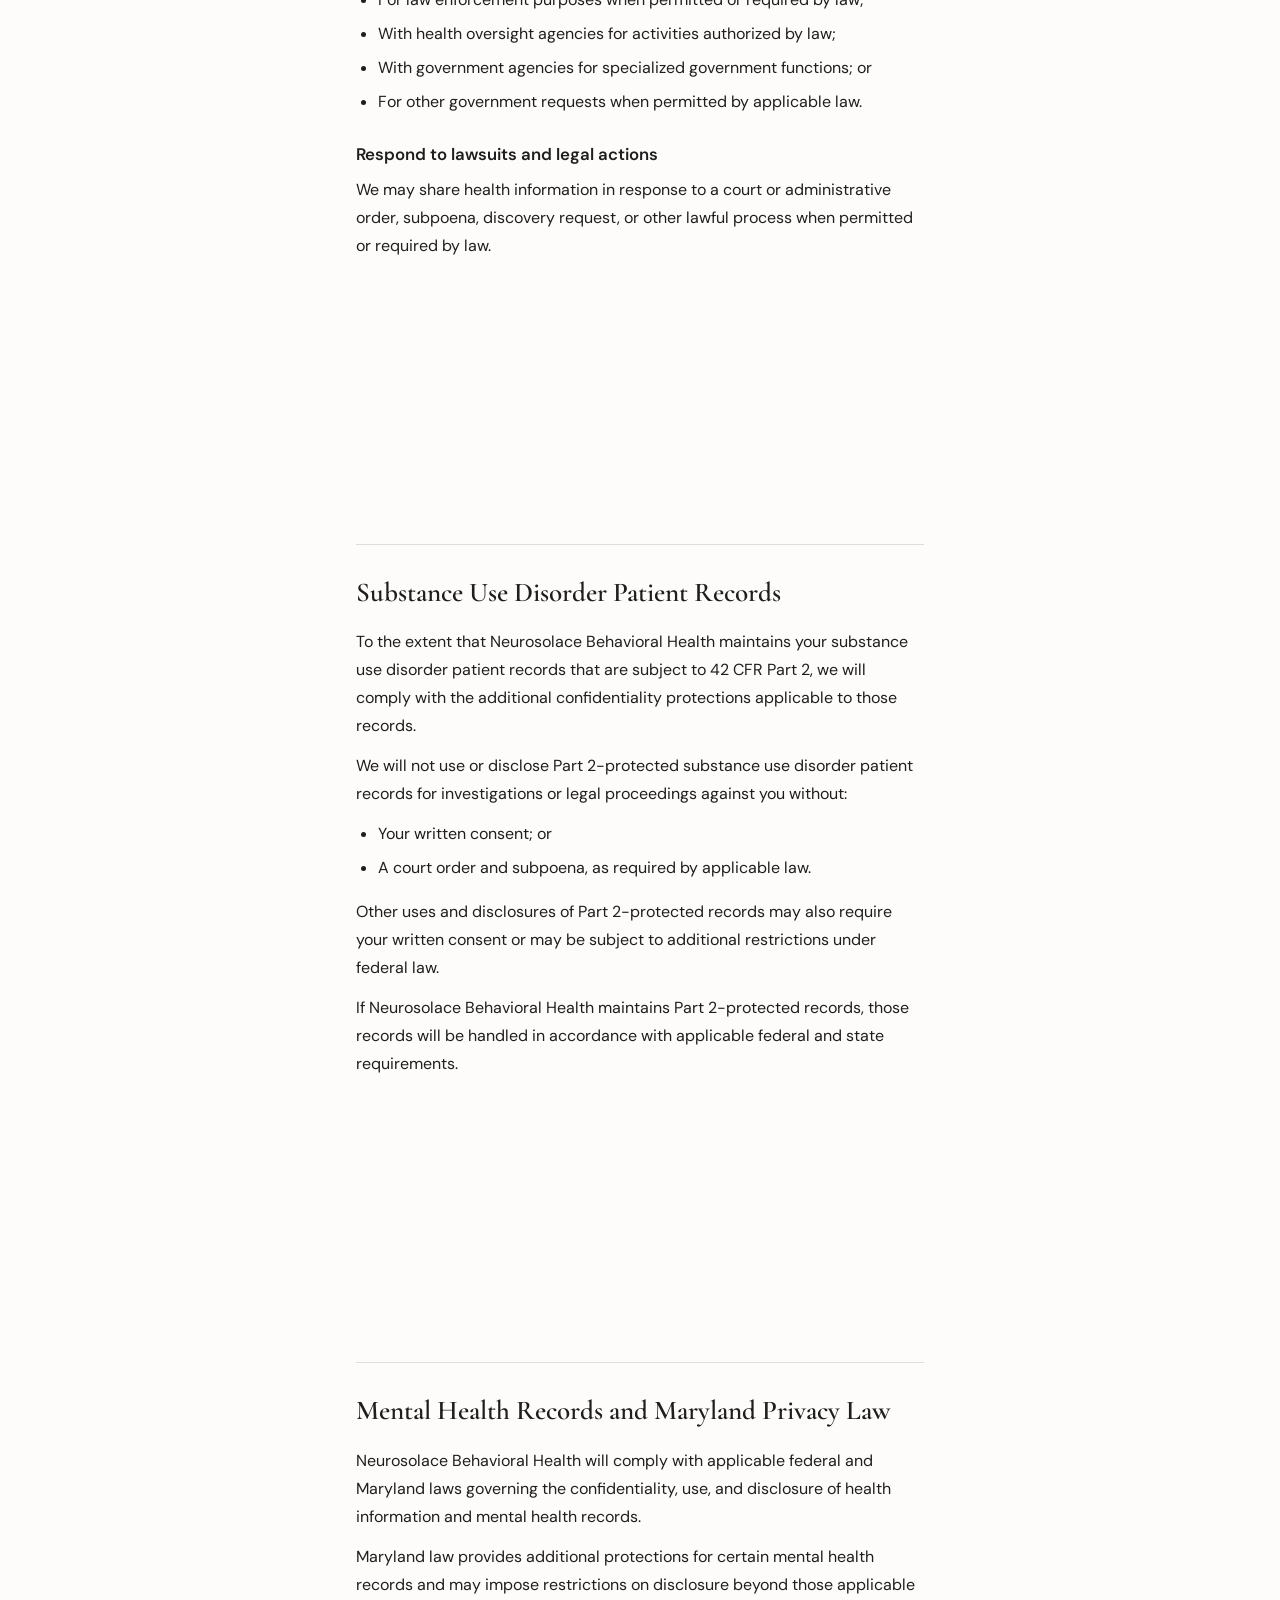
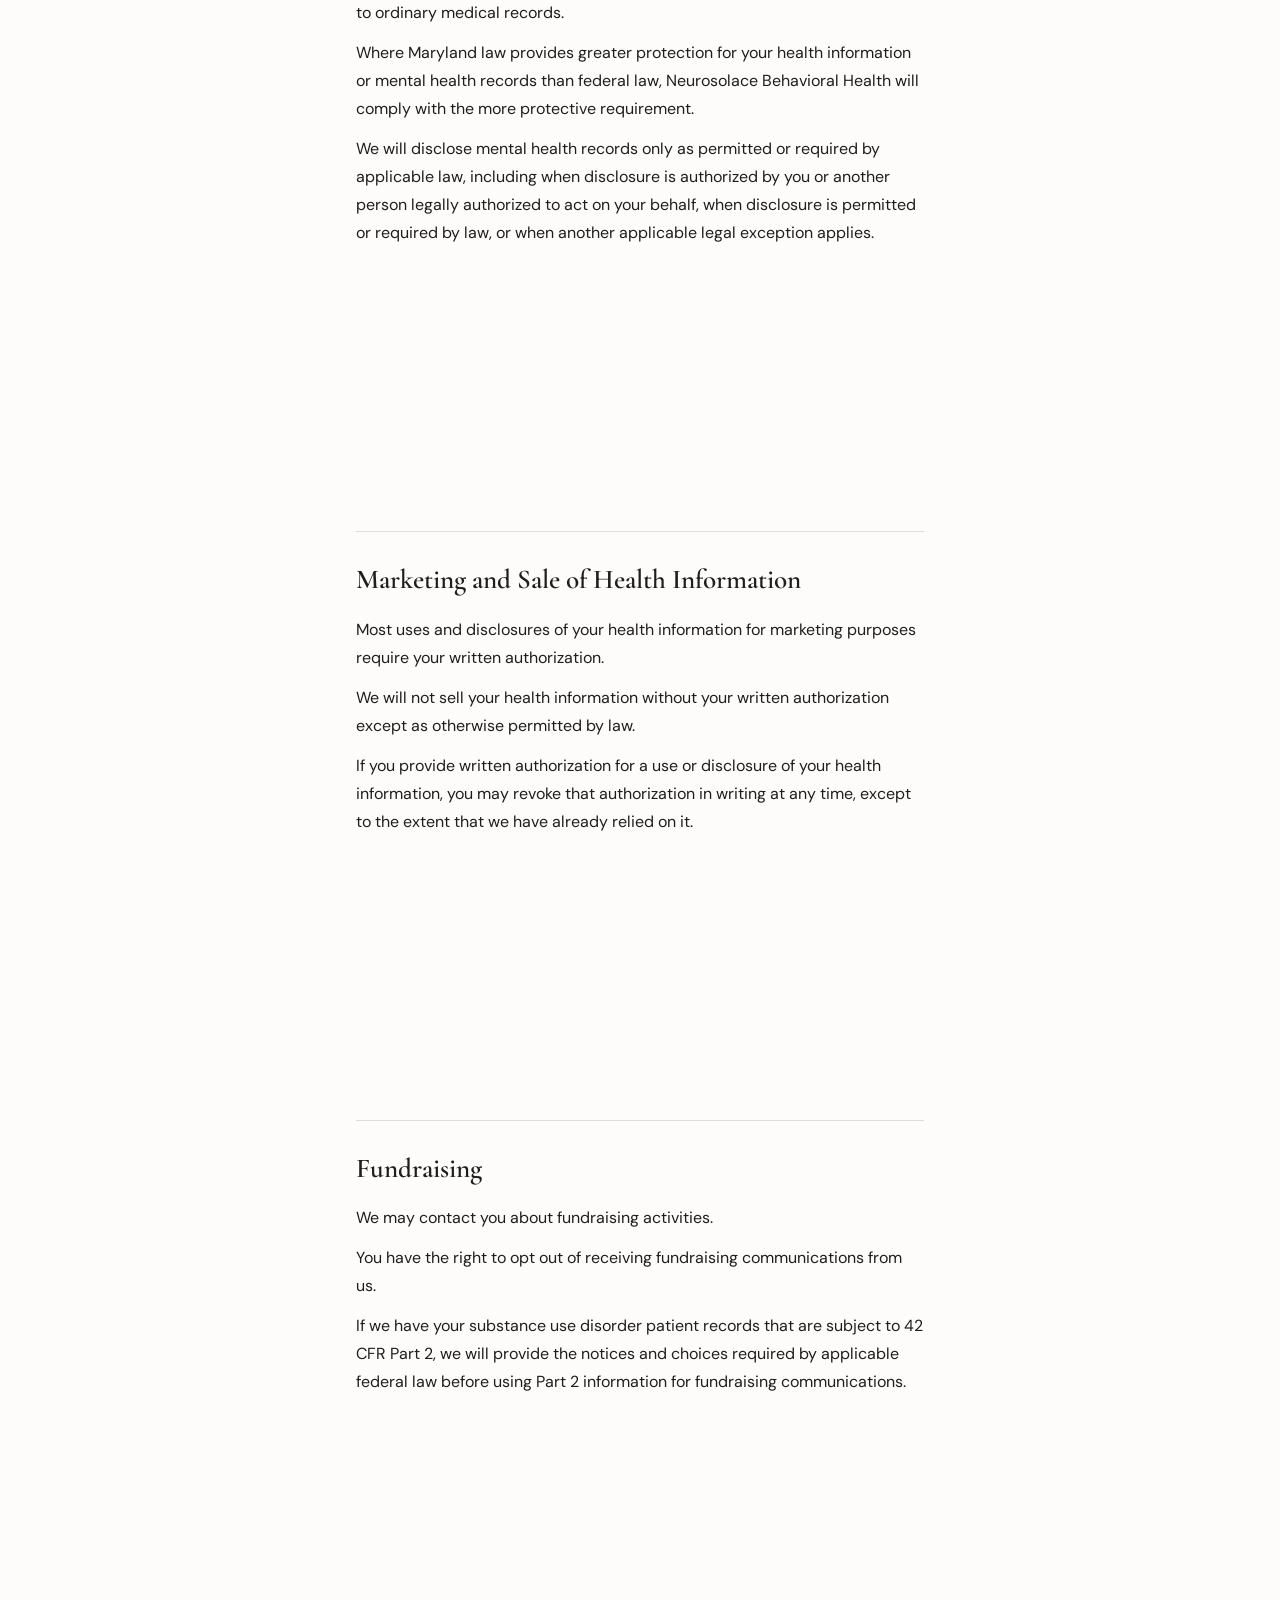
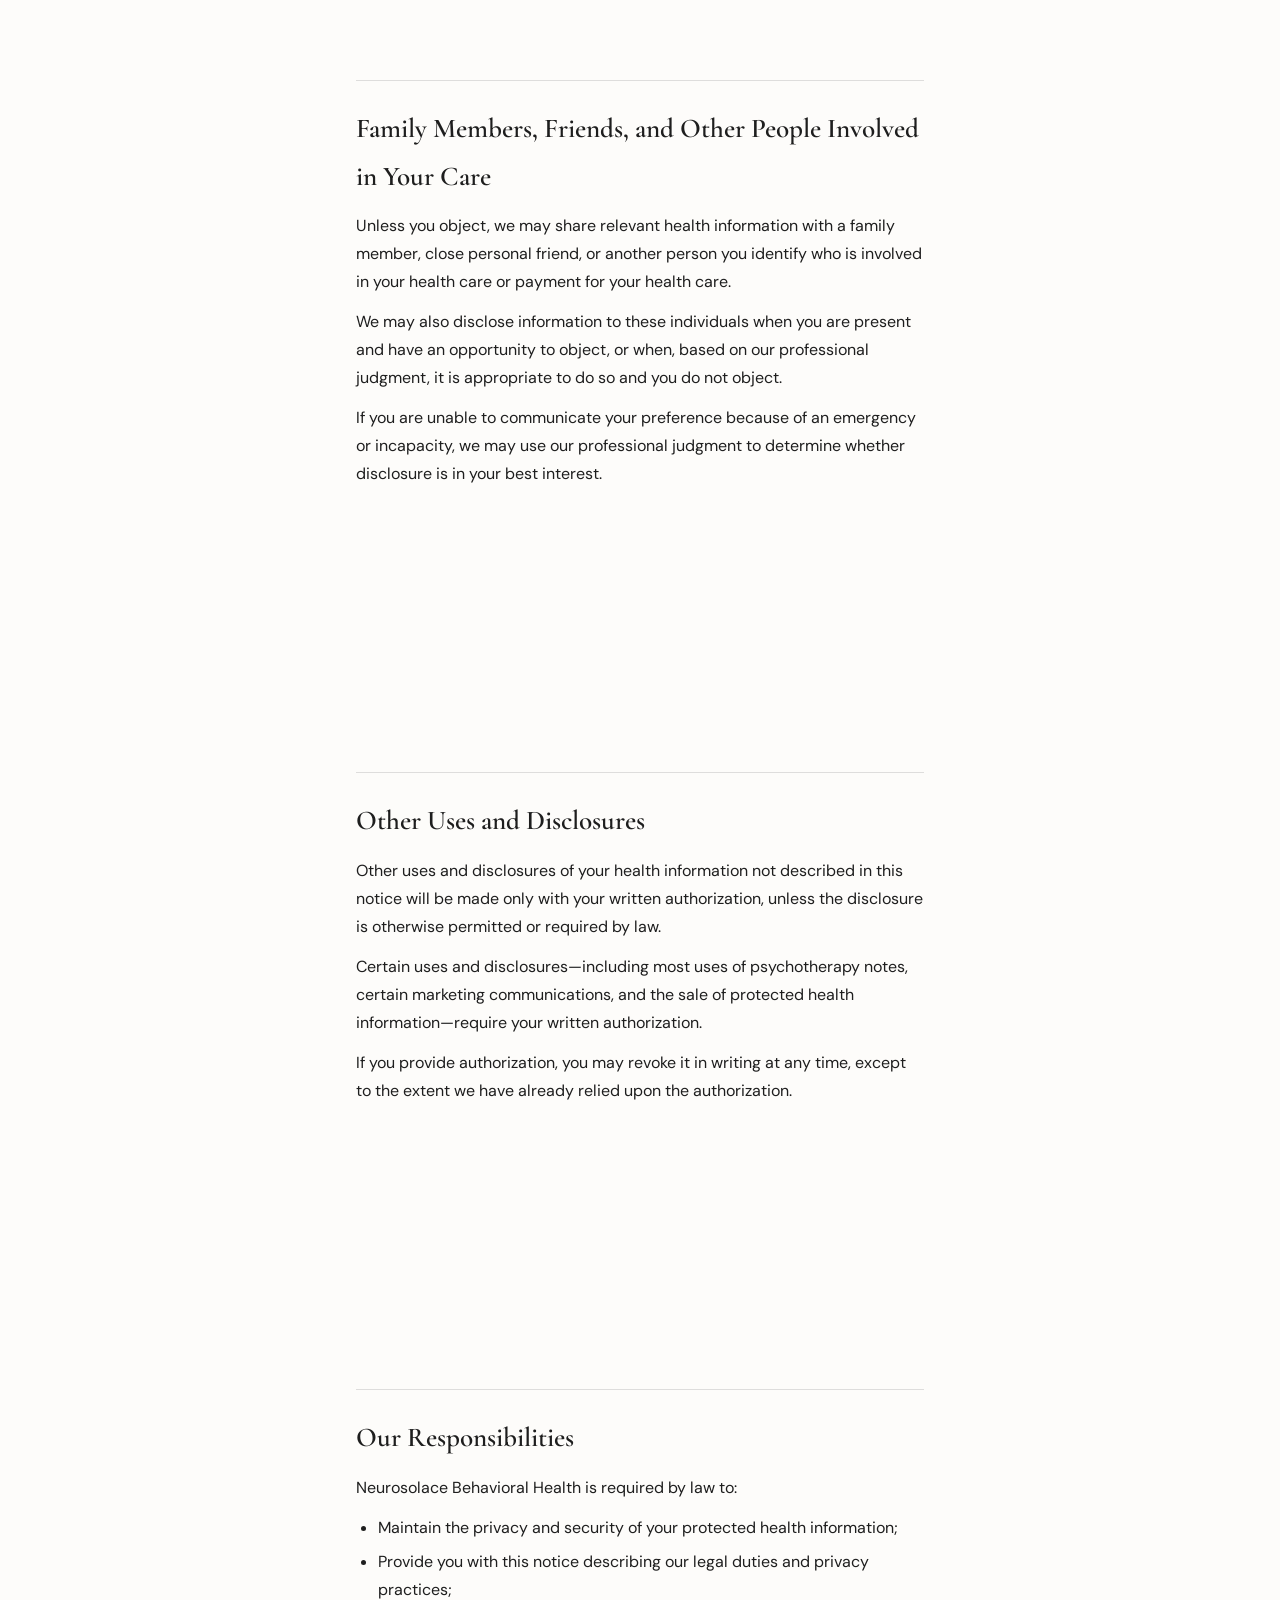
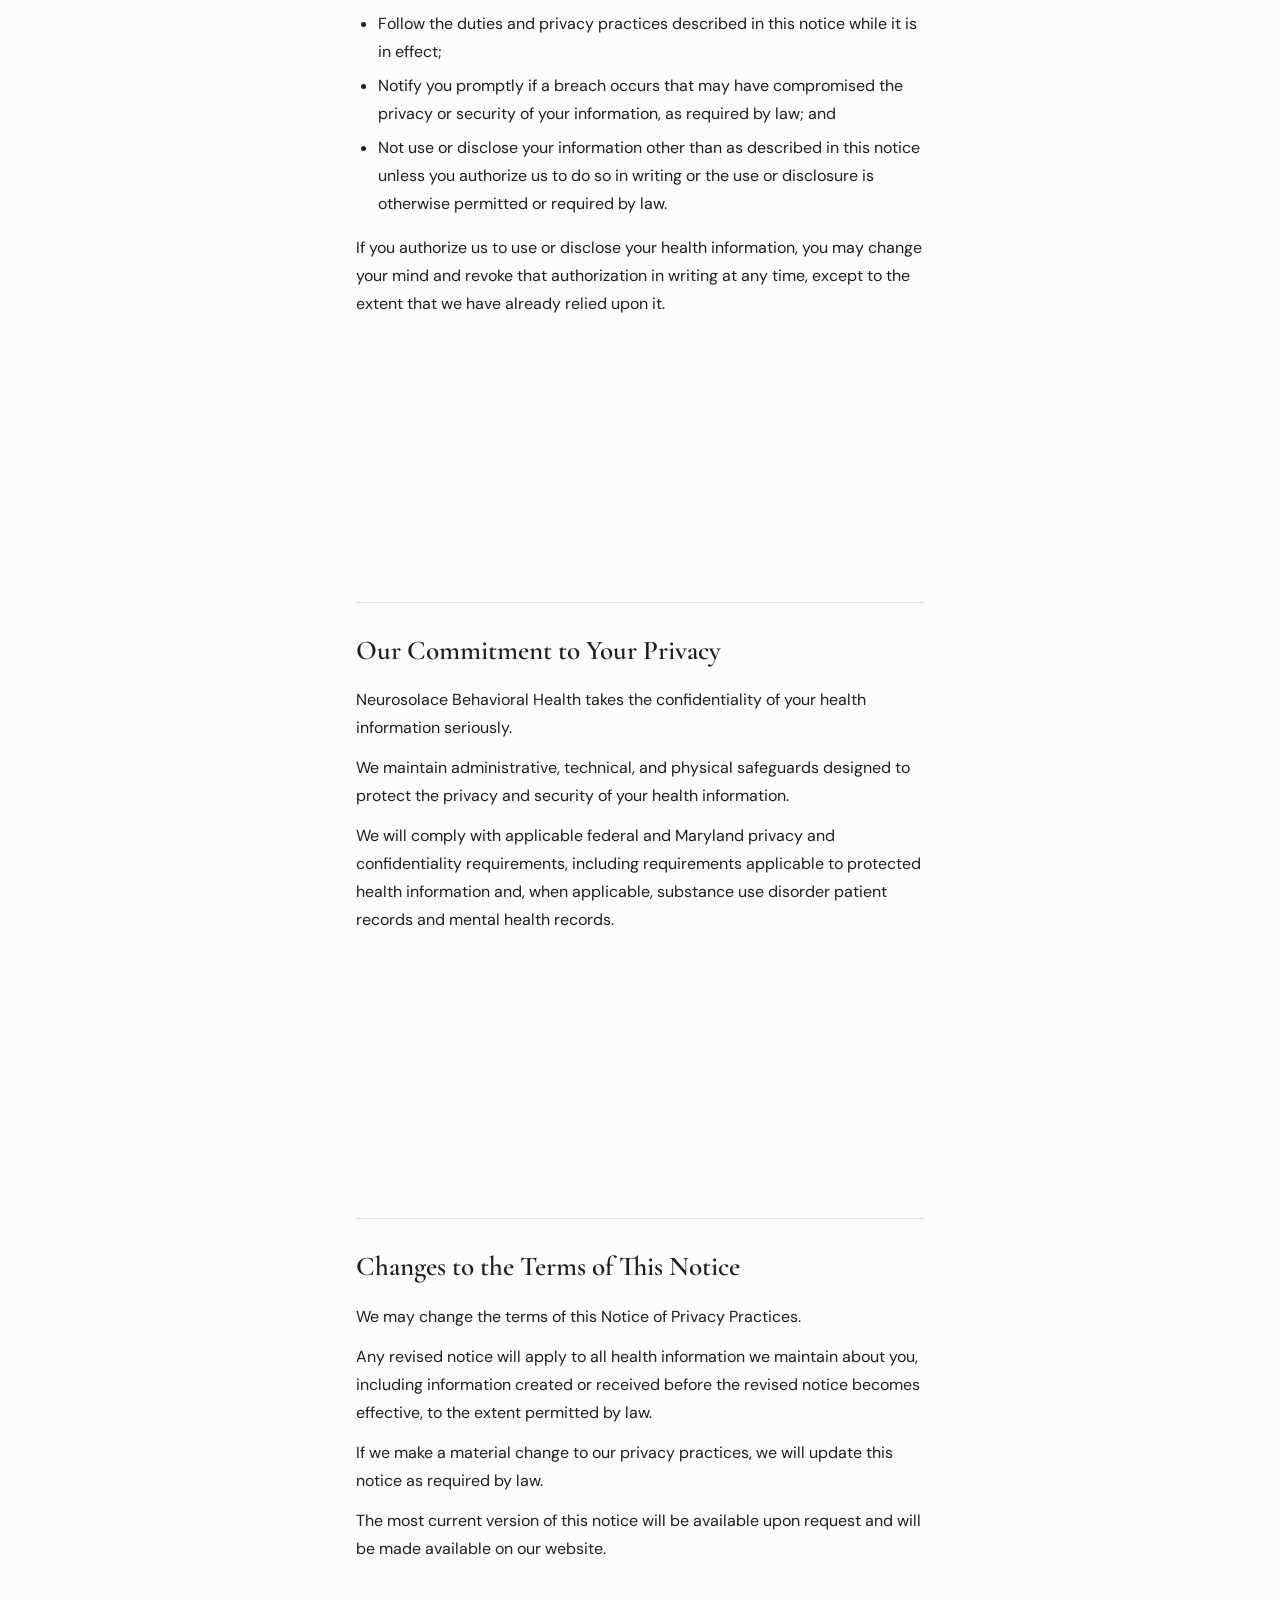
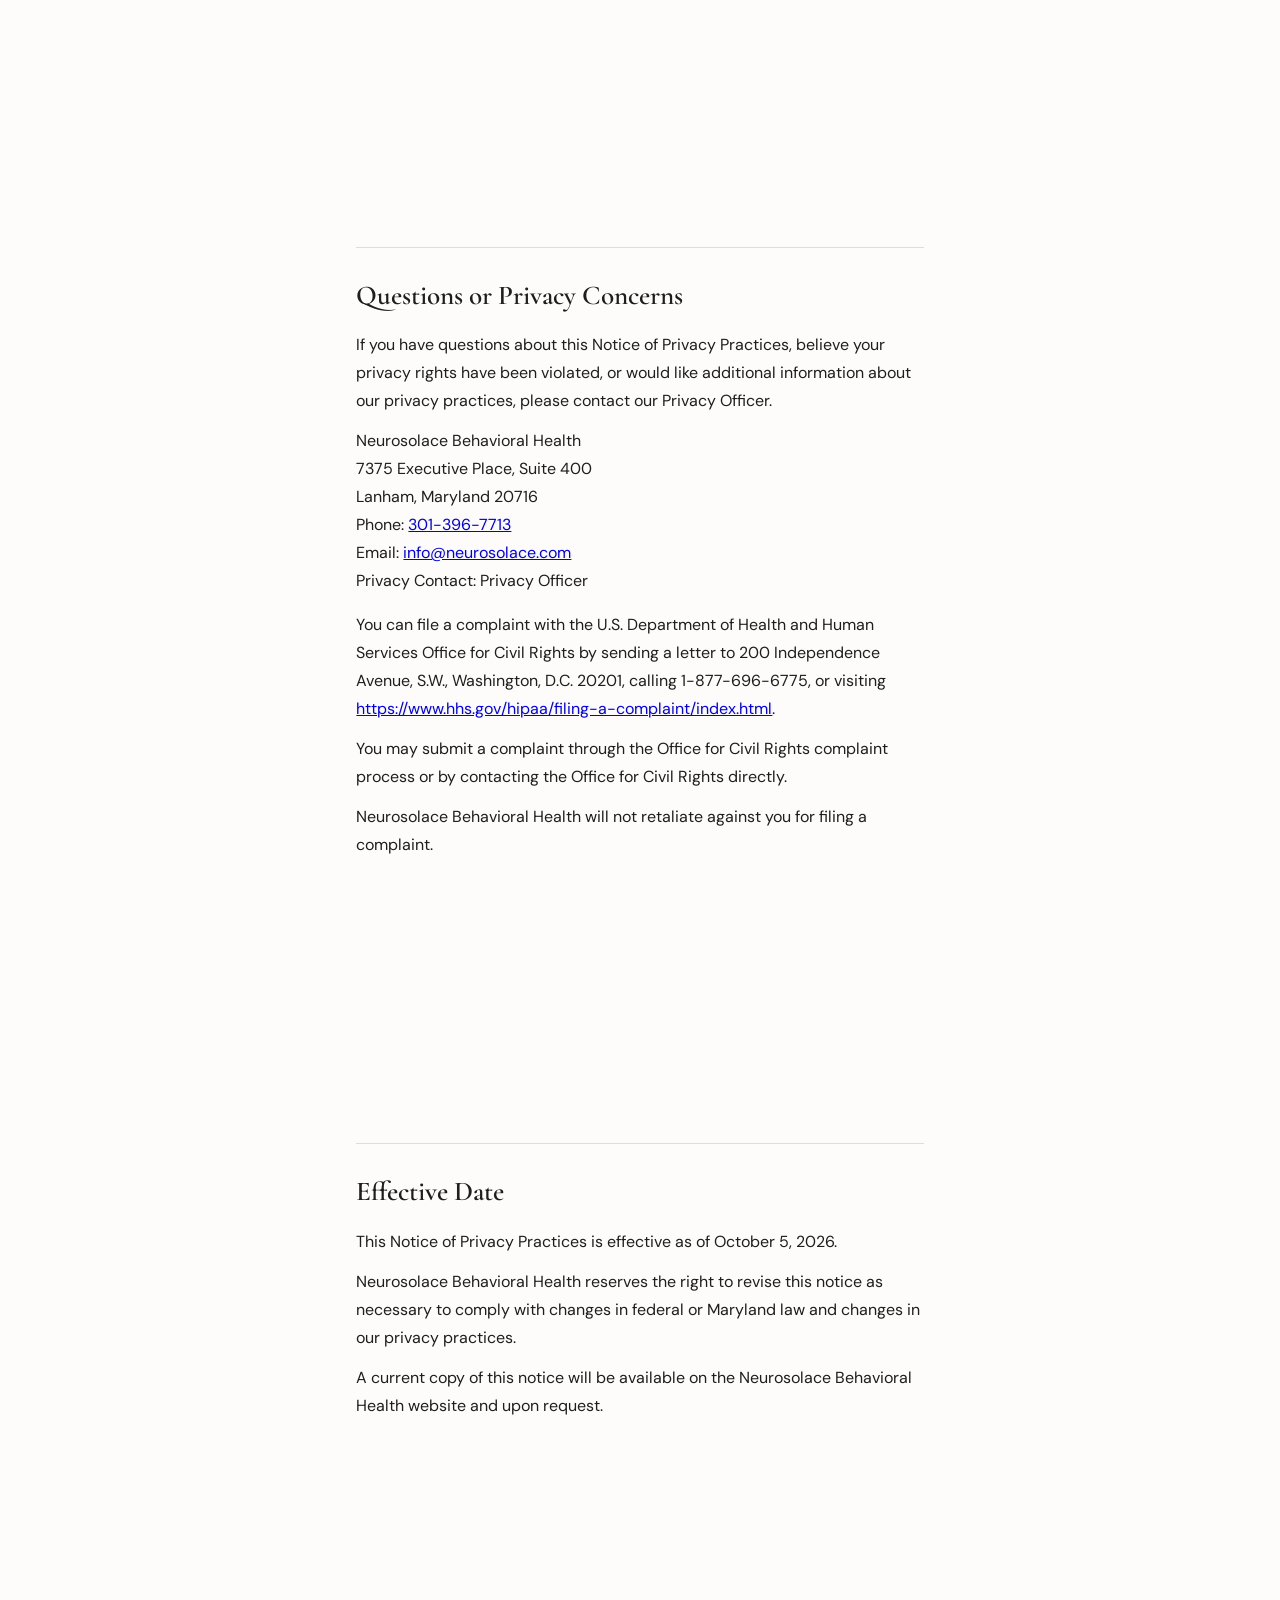
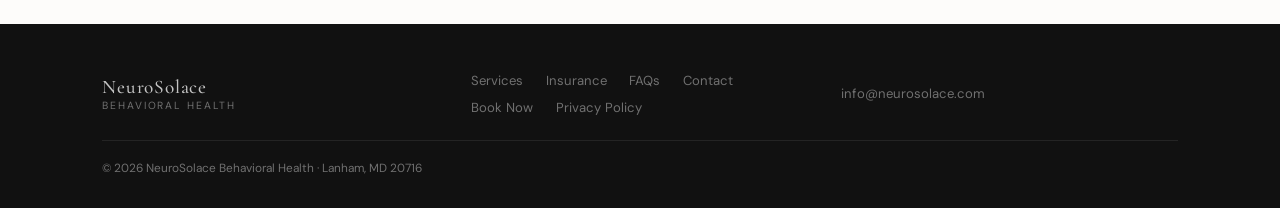
<file: Privacy-policy.html>
<!DOCTYPE html>
<html lang="en">
<head>
<meta charset="UTF-8" />
<meta name="viewport" content="width=device-width, initial-scale=1.0" />
<title>Notice of Privacy Practices | NeuroSolace Behavioral Health</title>
<link rel="preconnect" href="https://fonts.googleapis.com">
<link rel="preconnect" href="https://fonts.gstatic.com" crossorigin>
<link href="https://fonts.googleapis.com/css2?family=Cormorant+Garamond:ital,wght@0,300;0,400;0,500;0,600;1,300;1,400&family=DM+Sans:ital,opsz,wght@0,9..40,300;0,9..40,400;0,9..40,500;1,9..40,300&display=swap" rel="stylesheet">
<link rel="stylesheet" href="styles.css">
<style>
  .policy-wrap { max-width: 820px; margin: 0 auto; padding: 140px 24px 80px; font-family: 'DM Sans', sans-serif; line-height: 1.75; }
  .policy-wrap h1 { font-family: 'Cormorant Garamond', serif; font-weight: 500; font-size: clamp(2.2rem, 5vw, 3.2rem); line-height: 1.15; margin: 0 0 8px; }
  .policy-wrap .policy-sub { font-family: 'Cormorant Garamond', serif; font-style: italic; font-size: 1.35rem; margin: 0 0 12px; opacity: .85; }
  .policy-wrap .policy-date { font-size: .9rem; opacity: .7; margin: 0 0 28px; }
  .policy-wrap h2 { font-family: 'Cormorant Garamond', serif; font-weight: 600; font-size: 1.7rem; margin: 48px 0 12px; padding-top: 24px; border-top: 1px solid rgba(0,0,0,.12); }
  .policy-wrap h3 { font-size: 1.05rem; font-weight: 600; margin: 24px 0 6px; }
  .policy-wrap p { margin: 0 0 12px; }
  .policy-wrap ul { margin: 0 0 16px; padding-left: 22px; }
  .policy-wrap li { margin-bottom: 6px; }
  .policy-wrap .example { font-style: italic; opacity: .85; }
  .policy-wrap address { font-style: normal; margin: 0 0 16px; }
  .policy-wrap a { text-decoration: underline; }
  .policy-back { display: inline-block; margin-bottom: 24px; font-size: .95rem; text-decoration: none !important; }
</style>
</head>
<body>

<!-- NAV -->
<nav id="navbar">
  <a href="index.html" class="nav-logo">
    <img src="FullLogo_Transparent_NoBuffer.png" alt="NeuroSolace Logo" class="logo-img">
    <div class="nav-logo-text">
      <span>NeuroSolace</span>
      <span>Behavioral Health</span>
    </div>
  </a>
  <ul class="nav-links">
    <li><a href="index.html#about">About</a></li>
    <li><a href="services.html">Services</a></li>
    <li><a href="insurance.html">Insurance</a></li>
    <li><a href="faqs.html">FAQs</a></li>
    <li><a href="contact.html">Contact</a></li>
    <li><a href="contact.html" class="nav-cta">Book Now</a></li>
  </ul>
  <button class="hamburger" id="menuBtn" aria-label="Open menu">
    <span></span><span></span><span></span>
  </button>
</nav>

<!-- MOBILE MENU -->
<div class="mobile-nav" id="mobileNav">
  <button class="close-btn" id="closeBtn">×</button>
  <a href="index.html#about" class="mob-link">About</a>
  <a href="services.html" class="mob-link">Services</a>
  <a href="insurance.html" class="mob-link">Insurance</a>
  <a href="faqs.html" class="mob-link">FAQs</a>
  <a href="contact.html" class="mob-link">Contact</a>
  <a href="contact.html" class="mob-link">Book Now</a>
</div>

<!-- PRIVACY NOTICE -->
<main class="policy-wrap">
  <a href="index.html" class="policy-back">&larr; Back to home</a>
  <h1>Notice Of Privacy Practices</h1>
  <p class="policy-sub">Your Information. Your Rights. Our Responsibilities.</p>
  <p class="policy-date">Effective Date: October 5, 2026</p>
<p>This Notice of Privacy Practices describes how medical information about you may be used and disclosed by Neurosolace Behavioral Health and how you can obtain access to that information.</p>
<p>Please review this notice carefully.</p>
<p>Neurosolace Behavioral Health is committed to protecting the privacy and security of your health information and to complying with applicable federal and Maryland privacy laws.</p>
<section id="your-rights">
<h2>Your Rights</h2>
<p>When it comes to your health information, you have certain rights. This section explains your rights and some of our responsibilities to help you.</p>
<h3>Get an electronic or paper copy of your medical record</h3>
<p>You can ask to see or receive an electronic or paper copy of your medical record and other health information that we maintain about you.</p>
<p>Ask us how to make such a request.</p>
<p>We will provide a copy or summary of your health information, usually within 30 days of your request. We may charge a reasonable, cost-based fee as permitted by law.</p>
<h3>Ask us to correct your medical record</h3>
<p>You can ask us to correct health information about you that you believe is incorrect or incomplete.</p>
<p>Ask us how to make such a request.</p>
<p>We may deny your request, but if we do, we will explain the reason for the denial to you in writing within the time required by law.</p>
<h3>Request confidential communications</h3>
<p>You can ask us to contact you in a specific way—for example, at a particular telephone number—or to send mail to a different address.</p>
<p>We will agree to reasonable requests for confidential communications.</p>
<h3>Ask us to limit what we use or share</h3>
<p>You can ask us not to use or share certain health information for treatment, payment, or our health care operations.</p>
<p>We are not required to agree to your request, and we may say no if, for example, the restriction could affect your care.</p>
<p>If we agree to your request, we will comply with the restriction except when the information is needed to provide emergency treatment or disclosure is otherwise required by law.</p>
<p>If you pay for a health care service or item completely out-of-pocket, you can ask us not to share information about that service or item with your health insurer for purposes of payment or health care operations.</p>
<p>We will agree to that request unless disclosure is required by law.</p>
<h3>Get a list of those with whom we've shared information</h3>
<p>You can ask for an accounting of certain disclosures of your health information made during the six years before the date of your request.</p>
<p>The accounting will identify the disclosures covered by law, including who received the information and the purpose of the disclosure.</p>
<p>The accounting generally does not include disclosures made for treatment, payment, health care operations, or certain other disclosures excluded by law.</p>
<p>We will provide one accounting in a 12-month period without charge. We may charge a reasonable, cost-based fee for additional requests within the same 12-month period, as permitted by law.</p>
<h3>Get a copy of this privacy notice</h3>
<p>You can ask for a paper copy of this notice at any time, even if you have agreed to receive the notice electronically.</p>
<p>We will provide you with a paper copy promptly.</p>
<p>You may also access this notice on our website.</p>
<h3>Choose someone to act for you</h3>
<p>If you have given someone medical power of attorney or if someone is your legal guardian, that person may exercise your rights and make choices about your health information on your behalf.</p>
<p>We will verify that the person has the appropriate legal authority to act for you before taking action.</p>
<h3>File a complaint if you believe your privacy rights have been violated</h3>
<p>You can complain to us if you believe we have violated your privacy rights.</p>
<p>You may also file a complaint with the U.S. Department of Health and Human Services, Office for Civil Rights.</p>
<p>You will not be retaliated against for filing a privacy complaint.</p>
</section>
<section id="your-choices">
<h2>Your Choices</h2>
<p>For certain health information, you can tell us your preferences about what we share.</p>
<p>You have some choices regarding how we use and share information when we:</p>
<ul><li>Tell family members, friends, or other people involved in your care about your condition or treatment;</li><li>Provide disaster-relief assistance;</li><li>Provide mental health care;</li><li>Market our services or communicate about products or services;</li><li>Sell health information; or</li><li>Conduct fundraising activities.</li></ul>
<p>For these circumstances, you may have the right to agree or object to certain uses or disclosures, or your written authorization may be required, depending on the circumstances and applicable law.</p>
<p>If you are unable to communicate your preference because of an emergency, we may use our professional judgment to determine whether a disclosure is in your best interest.</p>
</section>
<section id="our-uses-and-disclosures">
<h2>Our Uses and Disclosures</h2>
<p>We may use and share your health information in the following ways, as permitted or required by law.</p>
<h3>Treat you</h3>
<p>We may use your health information and share it with other health care professionals who are treating you.</p>
<p class="example">Example: A health care professional treating you may need to review information about your medications, diagnosis, symptoms, treatment history, or other health information in order to coordinate your care.</p>
<h3>Run our organization</h3>
<p>We may use and share your health information to operate our practice, improve the quality of our services, coordinate care, and contact you when necessary.</p>
<p class="example">Example: We may use health information to review the quality and effectiveness of the services we provide.</p>
<h3>Bill for your services</h3>
<p>We may use and share your health information to bill and collect payment from health plans, insurance companies, third-party payers, or other entities responsible for payment.</p>
<p class="example">Example: We may provide information to your health insurance plan so that it can determine whether a service is covered or process a claim.</p>
</section>
<section id="other-ways-we-may-use-or-share-your-health-information">
<h2>Other Ways We May Use or Share Your Health Information</h2>
<p>We are allowed or required to share your health information in other circumstances, generally without your written authorization, when permitted or required by applicable law.</p>
<h3>Help with public health and safety issues</h3>
<p>We may share health information about you for certain public health and safety purposes, including to:</p>
<ul><li>Prevent or control disease, injury, or disability;</li><li>Report certain health conditions or events;</li><li>Report adverse reactions to medications or medical products;</li><li>Report problems with products or devices;</li><li>Help with product recalls;</li><li>Prevent or reduce a serious threat to the health or safety of a person or the public; or</li><li>Carry out other activities permitted or required by public health laws.</li></ul>
<h3>Do research</h3>
<p>We may use or share your health information for research purposes when permitted by law and subject to applicable privacy protections and required approvals.</p>
<h3>Comply with the law</h3>
<p>We will share information about you when federal, state, or local law requires us to do so.</p>
<h3>Respond to organ and tissue donation requests</h3>
<p>We may share health information with organizations involved in organ donation or transplantation when permitted by law.</p>
<h3>Work with a medical examiner or funeral director</h3>
<p>We may share health information with a coroner, medical examiner, or funeral director when necessary to carry out their duties, as permitted by law.</p>
<h3>Address workers' compensation, law enforcement, and other government requests</h3>
<p>We may use or share health information:</p>
<ul><li>For workers' compensation claims;</li><li>For law enforcement purposes when permitted or required by law;</li><li>With health oversight agencies for activities authorized by law;</li><li>With government agencies for specialized government functions; or</li><li>For other government requests when permitted by applicable law.</li></ul>
<h3>Respond to lawsuits and legal actions</h3>
<p>We may share health information in response to a court or administrative order, subpoena, discovery request, or other lawful process when permitted or required by law.</p>
</section>
<section id="substance-use-disorder-patient-records">
<h2>Substance Use Disorder Patient Records</h2>
<p>To the extent that Neurosolace Behavioral Health maintains your substance use disorder patient records that are subject to 42 CFR Part 2, we will comply with the additional confidentiality protections applicable to those records.</p>
<p>We will not use or disclose Part 2-protected substance use disorder patient records for investigations or legal proceedings against you without:</p>
<ul><li>Your written consent; or</li><li>A court order and subpoena, as required by applicable law.</li></ul>
<p>Other uses and disclosures of Part 2-protected records may also require your written consent or may be subject to additional restrictions under federal law.</p>
<p>If Neurosolace Behavioral Health maintains Part 2-protected records, those records will be handled in accordance with applicable federal and state requirements.</p>
</section>
<section id="mental-health-records-and-maryland-privacy-law">
<h2>Mental Health Records and Maryland Privacy Law</h2>
<p>Neurosolace Behavioral Health will comply with applicable federal and Maryland laws governing the confidentiality, use, and disclosure of health information and mental health records.</p>
<p>Maryland law provides additional protections for certain mental health records and may impose restrictions on disclosure beyond those applicable to ordinary medical records.</p>
<p>Where Maryland law provides greater protection for your health information or mental health records than federal law, Neurosolace Behavioral Health will comply with the more protective requirement.</p>
<p>We will disclose mental health records only as permitted or required by applicable law, including when disclosure is authorized by you or another person legally authorized to act on your behalf, when disclosure is permitted or required by law, or when another applicable legal exception applies.</p>
</section>
<section id="marketing-and-sale-of-health-information">
<h2>Marketing and Sale of Health Information</h2>
<p>Most uses and disclosures of your health information for marketing purposes require your written authorization.</p>
<p>We will not sell your health information without your written authorization except as otherwise permitted by law.</p>
<p>If you provide written authorization for a use or disclosure of your health information, you may revoke that authorization in writing at any time, except to the extent that we have already relied on it.</p>
</section>
<section id="fundraising">
<h2>Fundraising</h2>
<p>We may contact you about fundraising activities.</p>
<p>You have the right to opt out of receiving fundraising communications from us.</p>
<p>If we have your substance use disorder patient records that are subject to 42 CFR Part 2, we will provide the notices and choices required by applicable federal law before using Part 2 information for fundraising communications.</p>
</section>
<section id="family-members-friends-and-other-people-involved-in-your-care">
<h2>Family Members, Friends, and Other People Involved in Your Care</h2>
<p>Unless you object, we may share relevant health information with a family member, close personal friend, or another person you identify who is involved in your health care or payment for your health care.</p>
<p>We may also disclose information to these individuals when you are present and have an opportunity to object, or when, based on our professional judgment, it is appropriate to do so and you do not object.</p>
<p>If you are unable to communicate your preference because of an emergency or incapacity, we may use our professional judgment to determine whether disclosure is in your best interest.</p>
</section>
<section id="other-uses-and-disclosures">
<h2>Other Uses and Disclosures</h2>
<p>Other uses and disclosures of your health information not described in this notice will be made only with your written authorization, unless the disclosure is otherwise permitted or required by law.</p>
<p>Certain uses and disclosures—including most uses of psychotherapy notes, certain marketing communications, and the sale of protected health information—require your written authorization.</p>
<p>If you provide authorization, you may revoke it in writing at any time, except to the extent we have already relied upon the authorization.</p>
</section>
<section id="our-responsibilities">
<h2>Our Responsibilities</h2>
<p>Neurosolace Behavioral Health is required by law to:</p>
<ul><li>Maintain the privacy and security of your protected health information;</li><li>Provide you with this notice describing our legal duties and privacy practices;</li><li>Follow the duties and privacy practices described in this notice while it is in effect;</li><li>Notify you promptly if a breach occurs that may have compromised the privacy or security of your information, as required by law; and</li><li>Not use or disclose your information other than as described in this notice unless you authorize us to do so in writing or the use or disclosure is otherwise permitted or required by law.</li></ul>
<p>If you authorize us to use or disclose your health information, you may change your mind and revoke that authorization in writing at any time, except to the extent that we have already relied upon it.</p>
</section>
<section id="our-commitment-to-your-privacy">
<h2>Our Commitment to Your Privacy</h2>
<p>Neurosolace Behavioral Health takes the confidentiality of your health information seriously.</p>
<p>We maintain administrative, technical, and physical safeguards designed to protect the privacy and security of your health information.</p>
<p>We will comply with applicable federal and Maryland privacy and confidentiality requirements, including requirements applicable to protected health information and, when applicable, substance use disorder patient records and mental health records.</p>
</section>
<section id="changes-to-the-terms-of-this-notice">
<h2>Changes to the Terms of This Notice</h2>
<p>We may change the terms of this Notice of Privacy Practices.</p>
<p>Any revised notice will apply to all health information we maintain about you, including information created or received before the revised notice becomes effective, to the extent permitted by law.</p>
<p>If we make a material change to our privacy practices, we will update this notice as required by law.</p>
<p>The most current version of this notice will be available upon request and will be made available on our website.</p>
</section>
<section id="questions-or-privacy-concerns">
<h2>Questions or Privacy Concerns</h2>
<p>If you have questions about this Notice of Privacy Practices, believe your privacy rights have been violated, or would like additional information about our privacy practices, please contact our Privacy Officer.</p>
<address>
Neurosolace Behavioral Health<br>
7375 Executive Place, Suite 400<br>
Lanham, Maryland 20716<br>
Phone: <a href="tel:+13013967713">301-396-7713</a><br>
Email: <a href="mailto:info@neurosolace.com">info@neurosolace.com</a><br>
Privacy Contact: Privacy Officer
</address>
<p>You can file a complaint with the U.S. Department of Health and Human Services Office for Civil Rights by sending a letter to 200 Independence Avenue, S.W., Washington, D.C. 20201, calling 1-877-696-6775, or visiting <a href="https://www.hhs.gov/hipaa/filing-a-complaint/index.html" target="_blank" rel="noopener">https://www.hhs.gov/hipaa/filing-a-complaint/index.html</a>.</p>
<p>You may submit a complaint through the Office for Civil Rights complaint process or by contacting the Office for Civil Rights directly.</p>
<p>Neurosolace Behavioral Health will not retaliate against you for filing a complaint.</p>
</section>
<section id="effective-date">
<h2>Effective Date</h2>
<p>This Notice of Privacy Practices is effective as of October 5, 2026.</p>
<p>Neurosolace Behavioral Health reserves the right to revise this notice as necessary to comply with changes in federal or Maryland law and changes in our privacy practices.</p>
<p>A current copy of this notice will be available on the Neurosolace Behavioral Health website and upon request.</p>
</section>
</main>

<!-- FOOTER -->
<footer>
  <div class="footer-logo">
    <span>NeuroSolace</span>
    <span>Behavioral Health</span>
  </div>
  <div class="footer-links">
    <a href="services.html">Services</a>
    <a href="insurance.html">Insurance</a>
    <a href="faqs.html">FAQs</a>
    <a href="contact.html">Contact</a>
    <a href="contact.html">Book Now</a>
    <a href="privacy-policy.html">Privacy Policy</a>
  </div>
  <div class="footer-contact">
    <a href="mailto:info@neurosolace.com">info@neurosolace.com</a>
  </div>
  <div class="footer-copy">© 2026 NeuroSolace Behavioral Health · Lanham, MD 20716</div>
</footer>

<script src="main.js"></script>
</body>
</html>
</file>
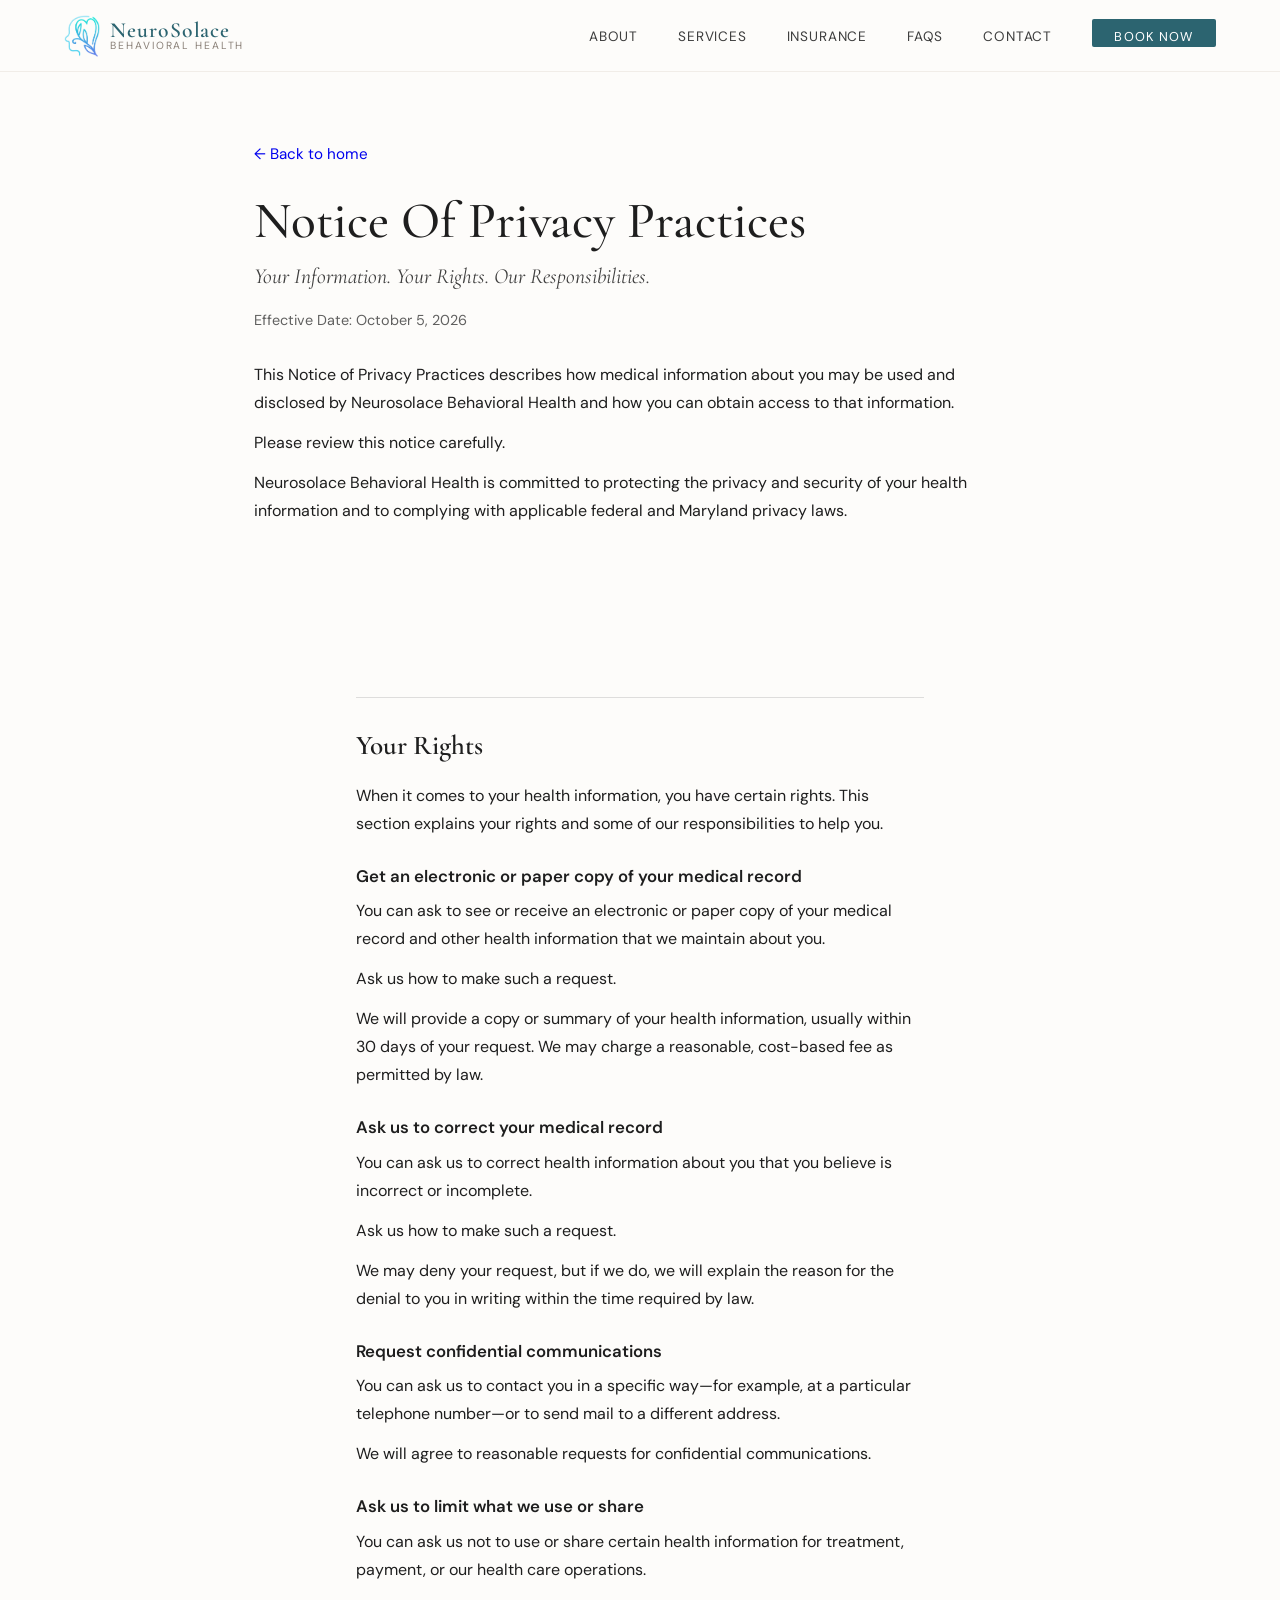
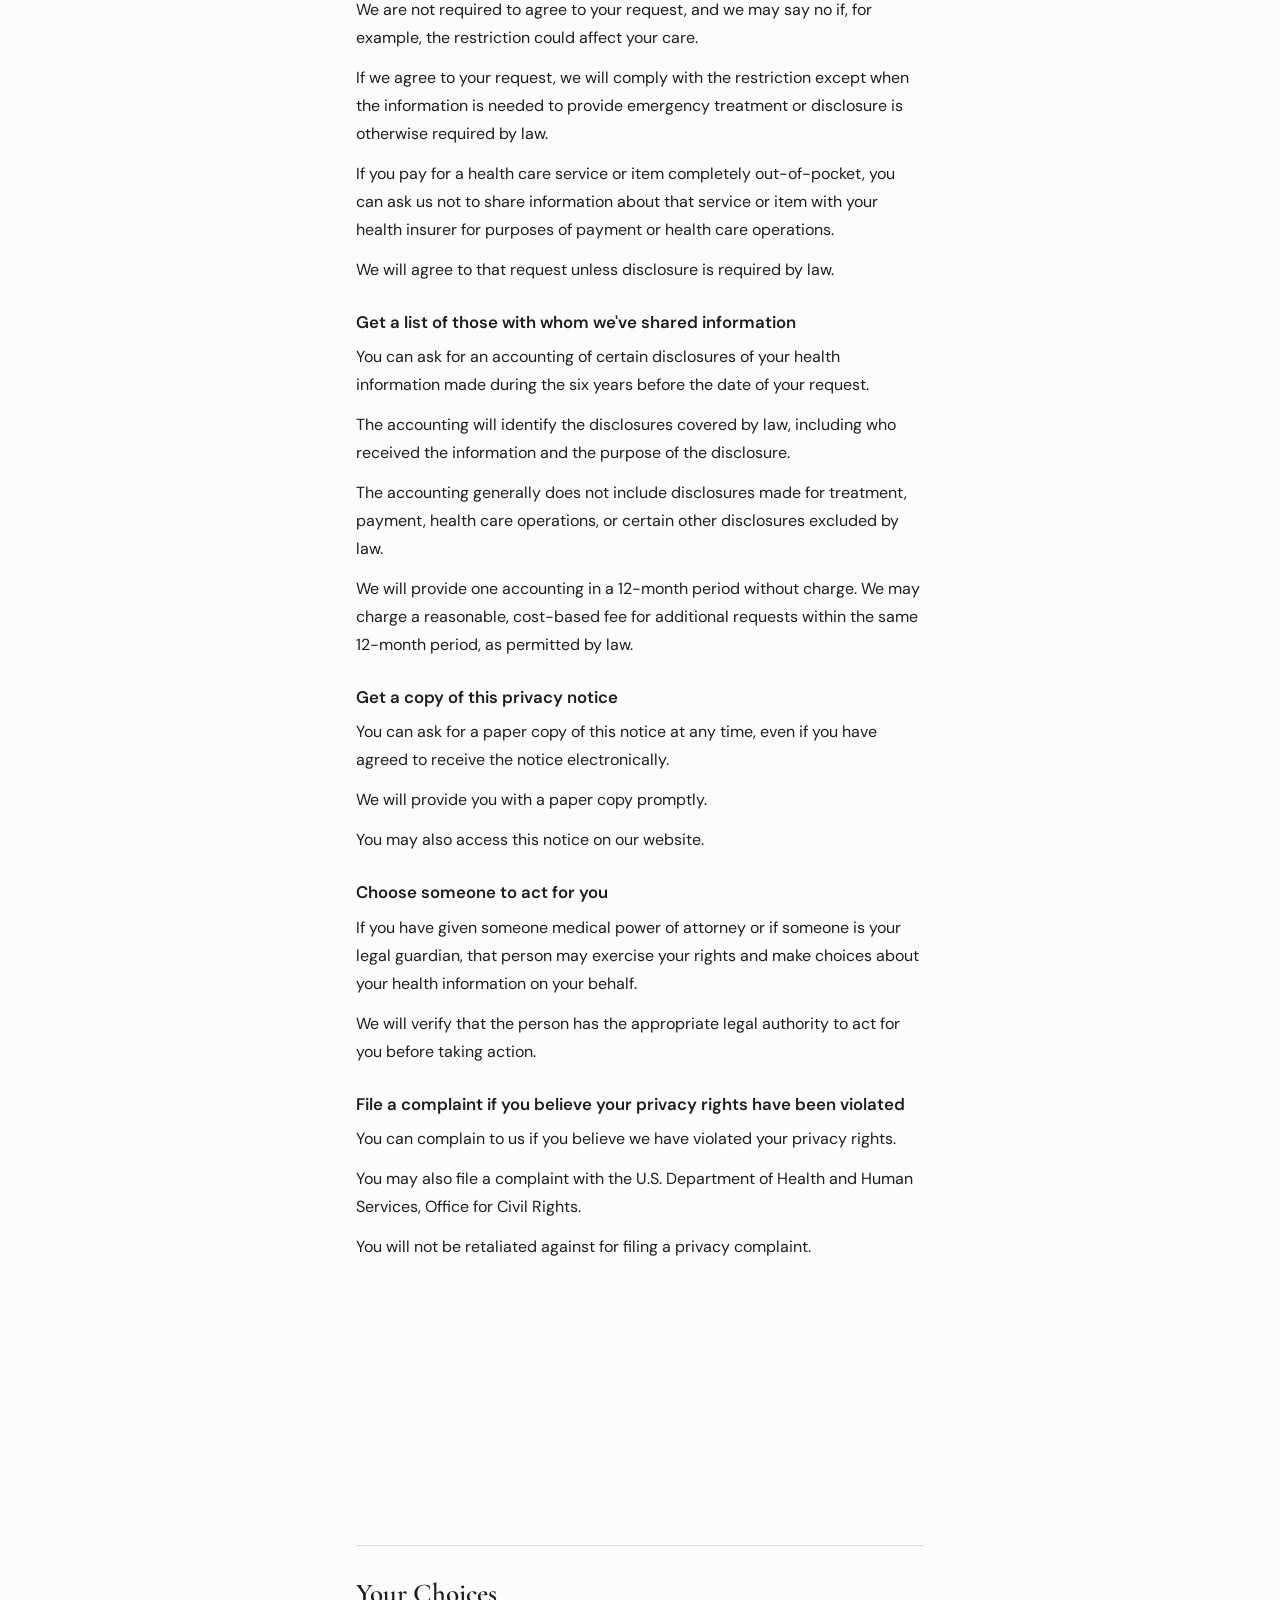
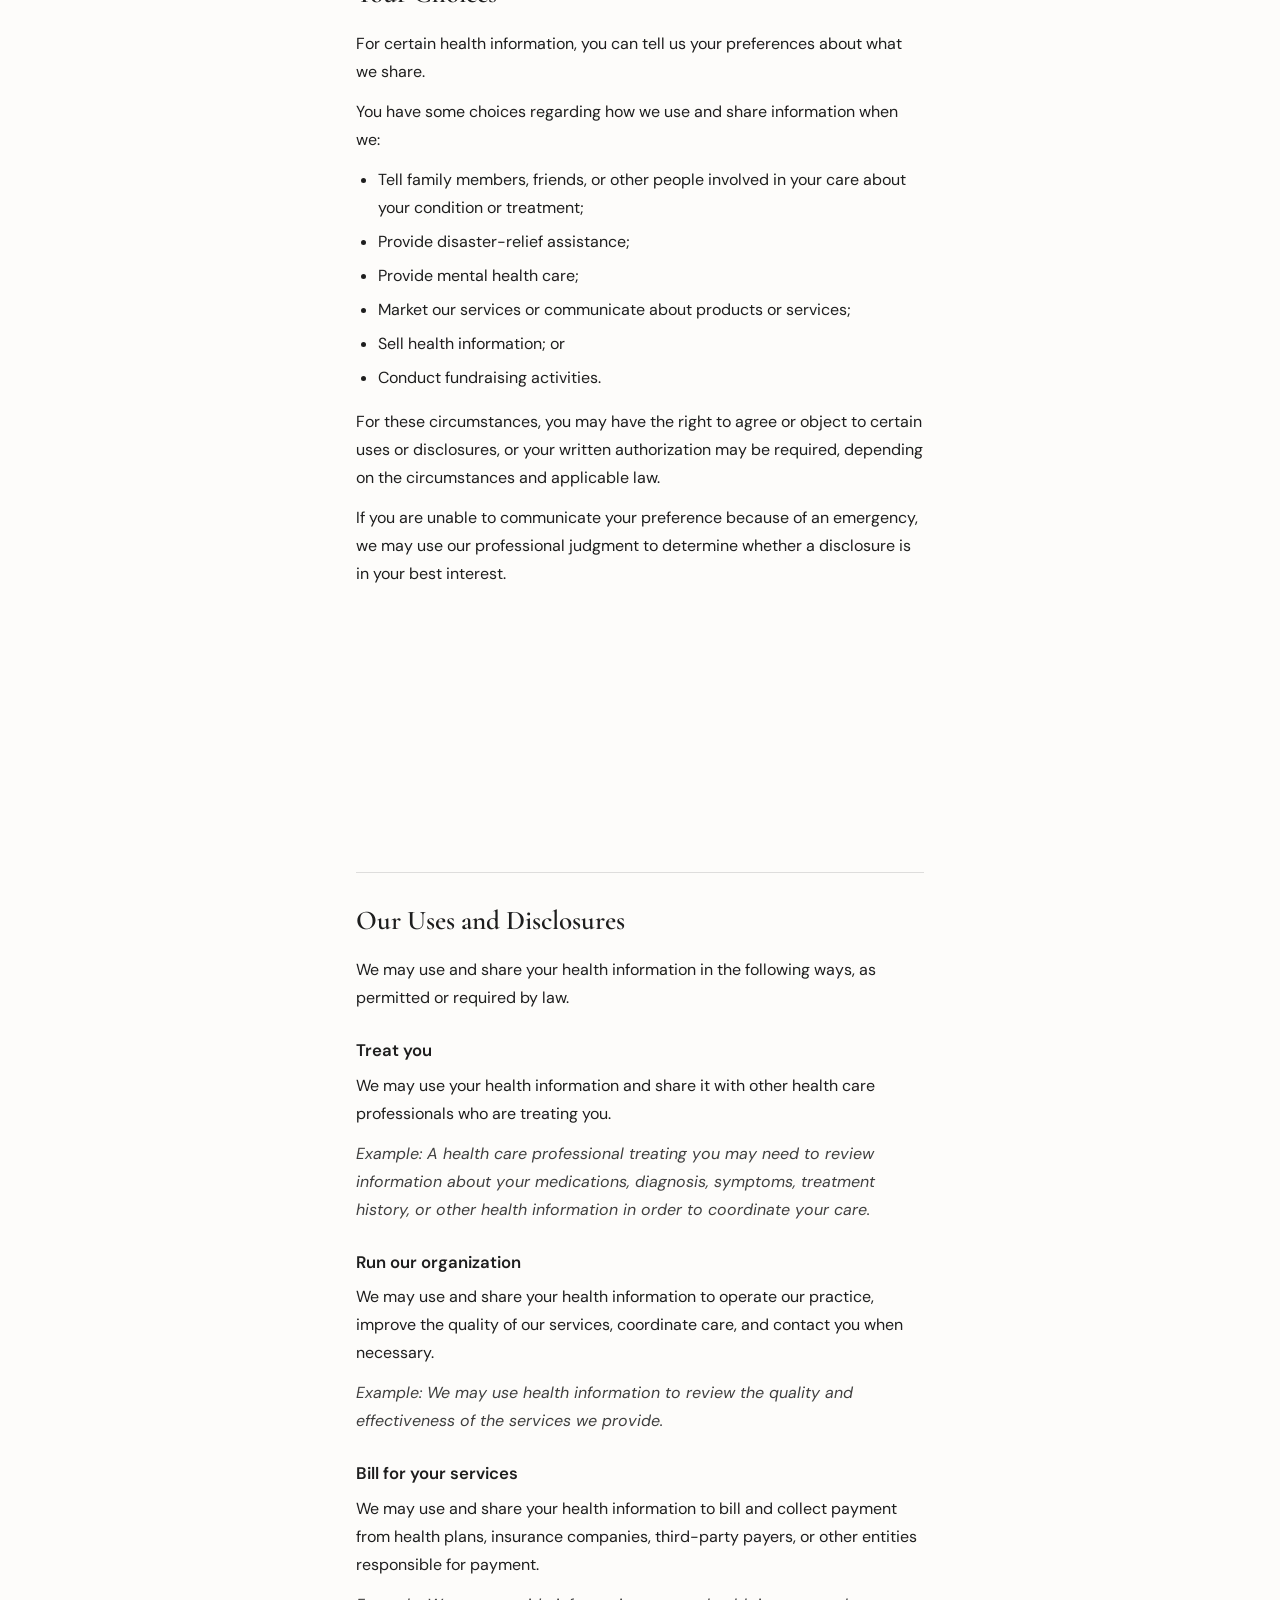
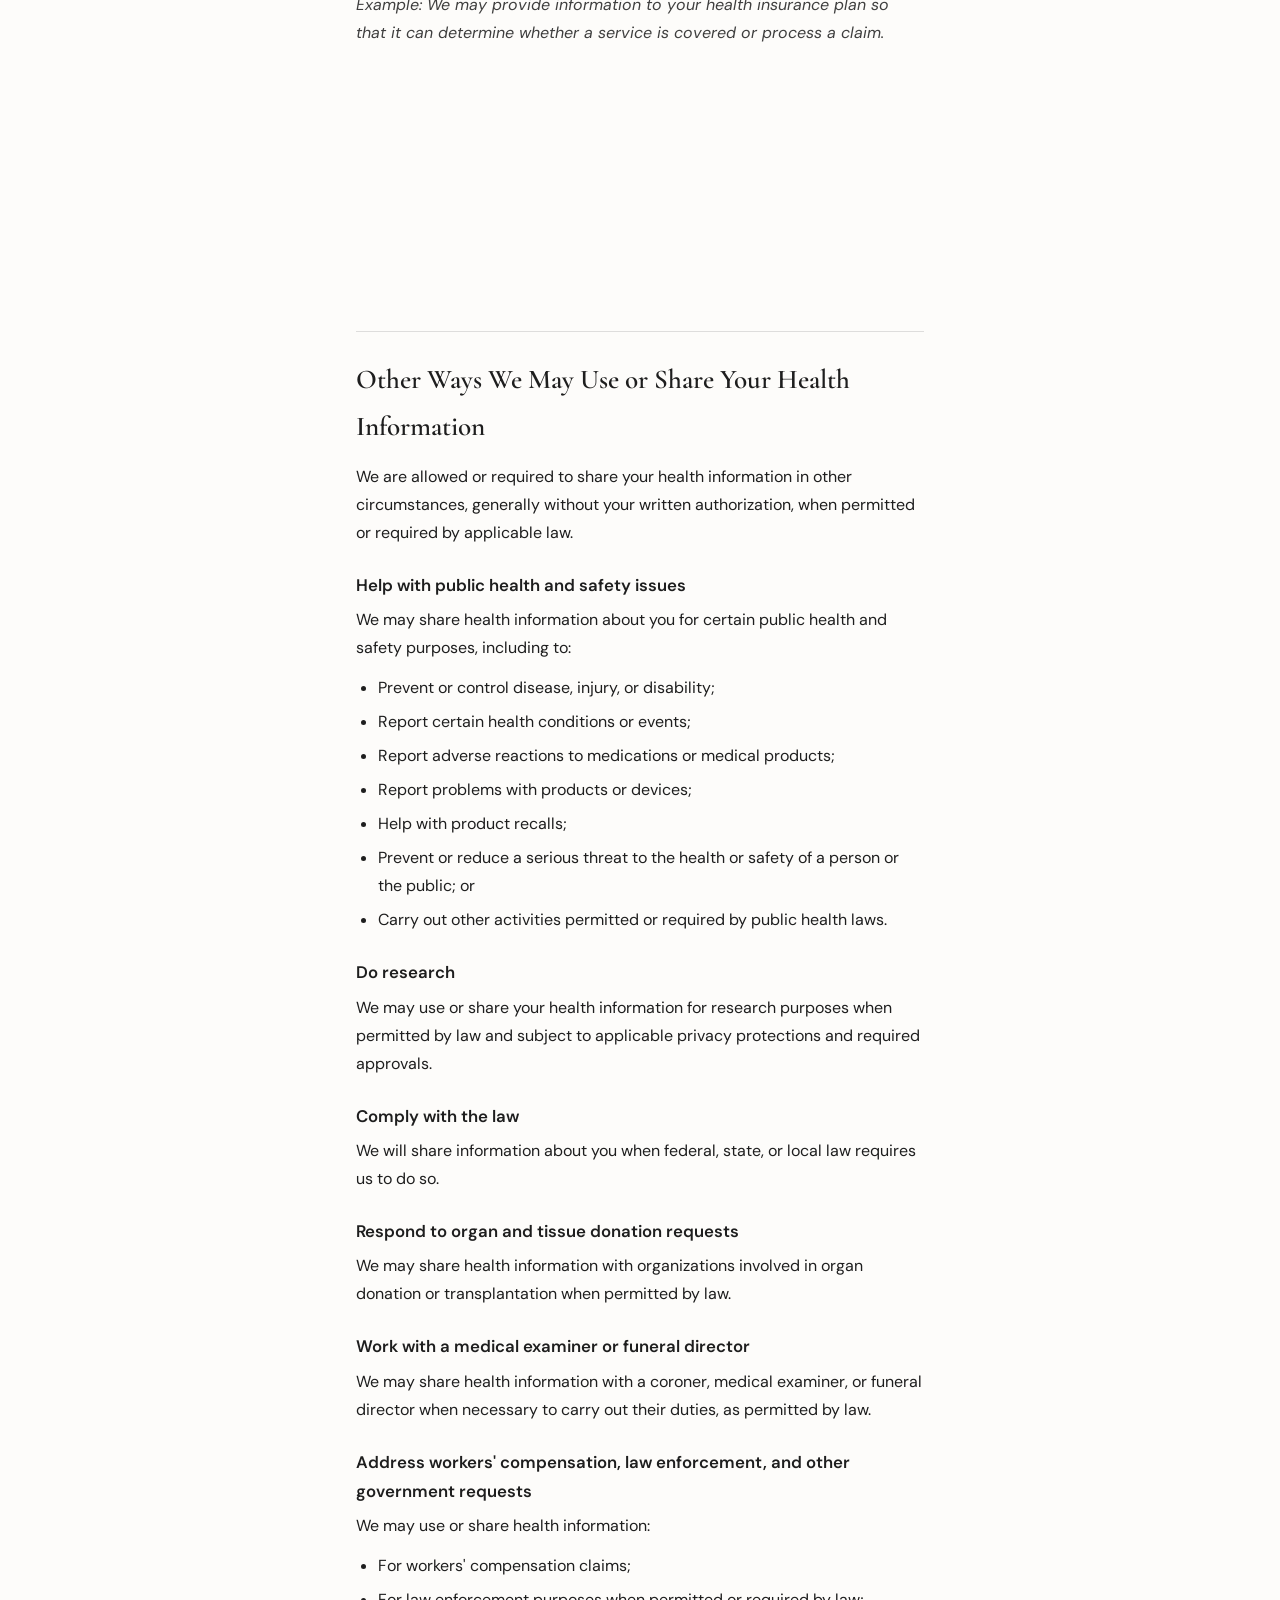
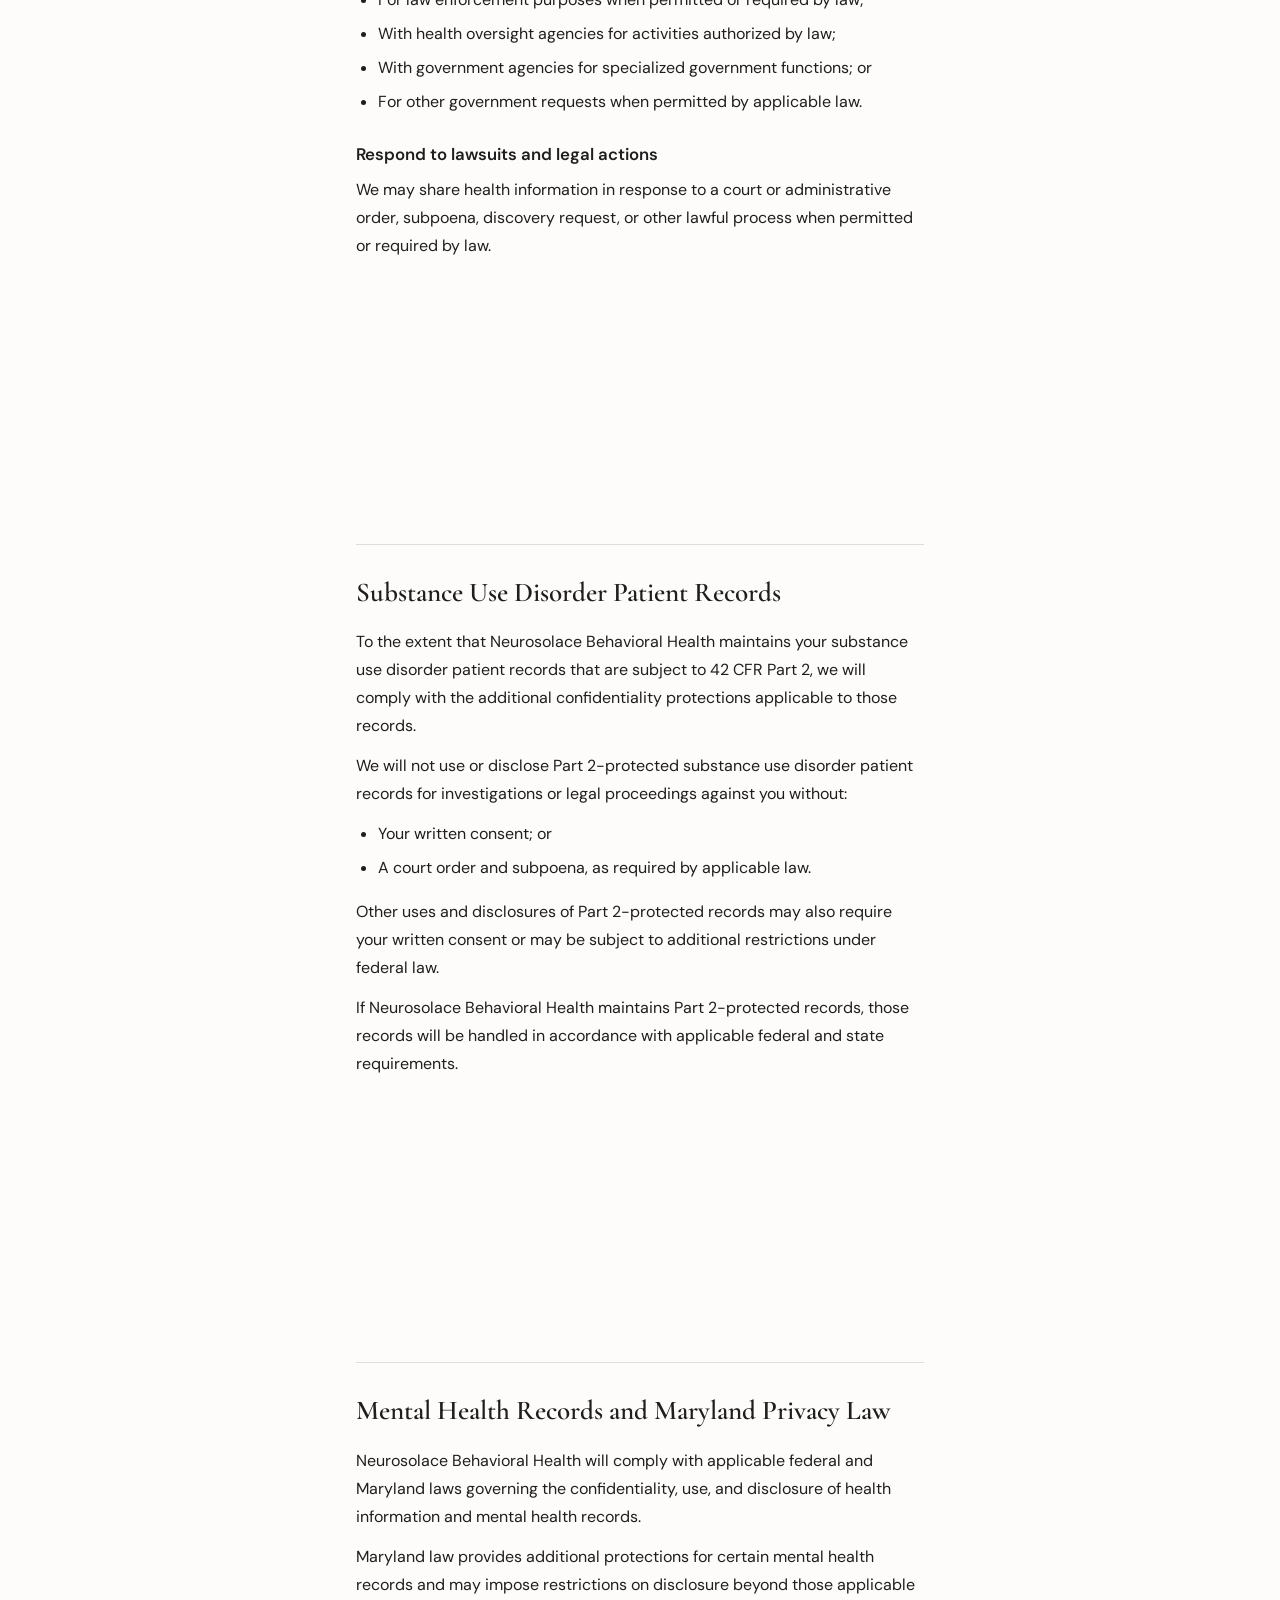
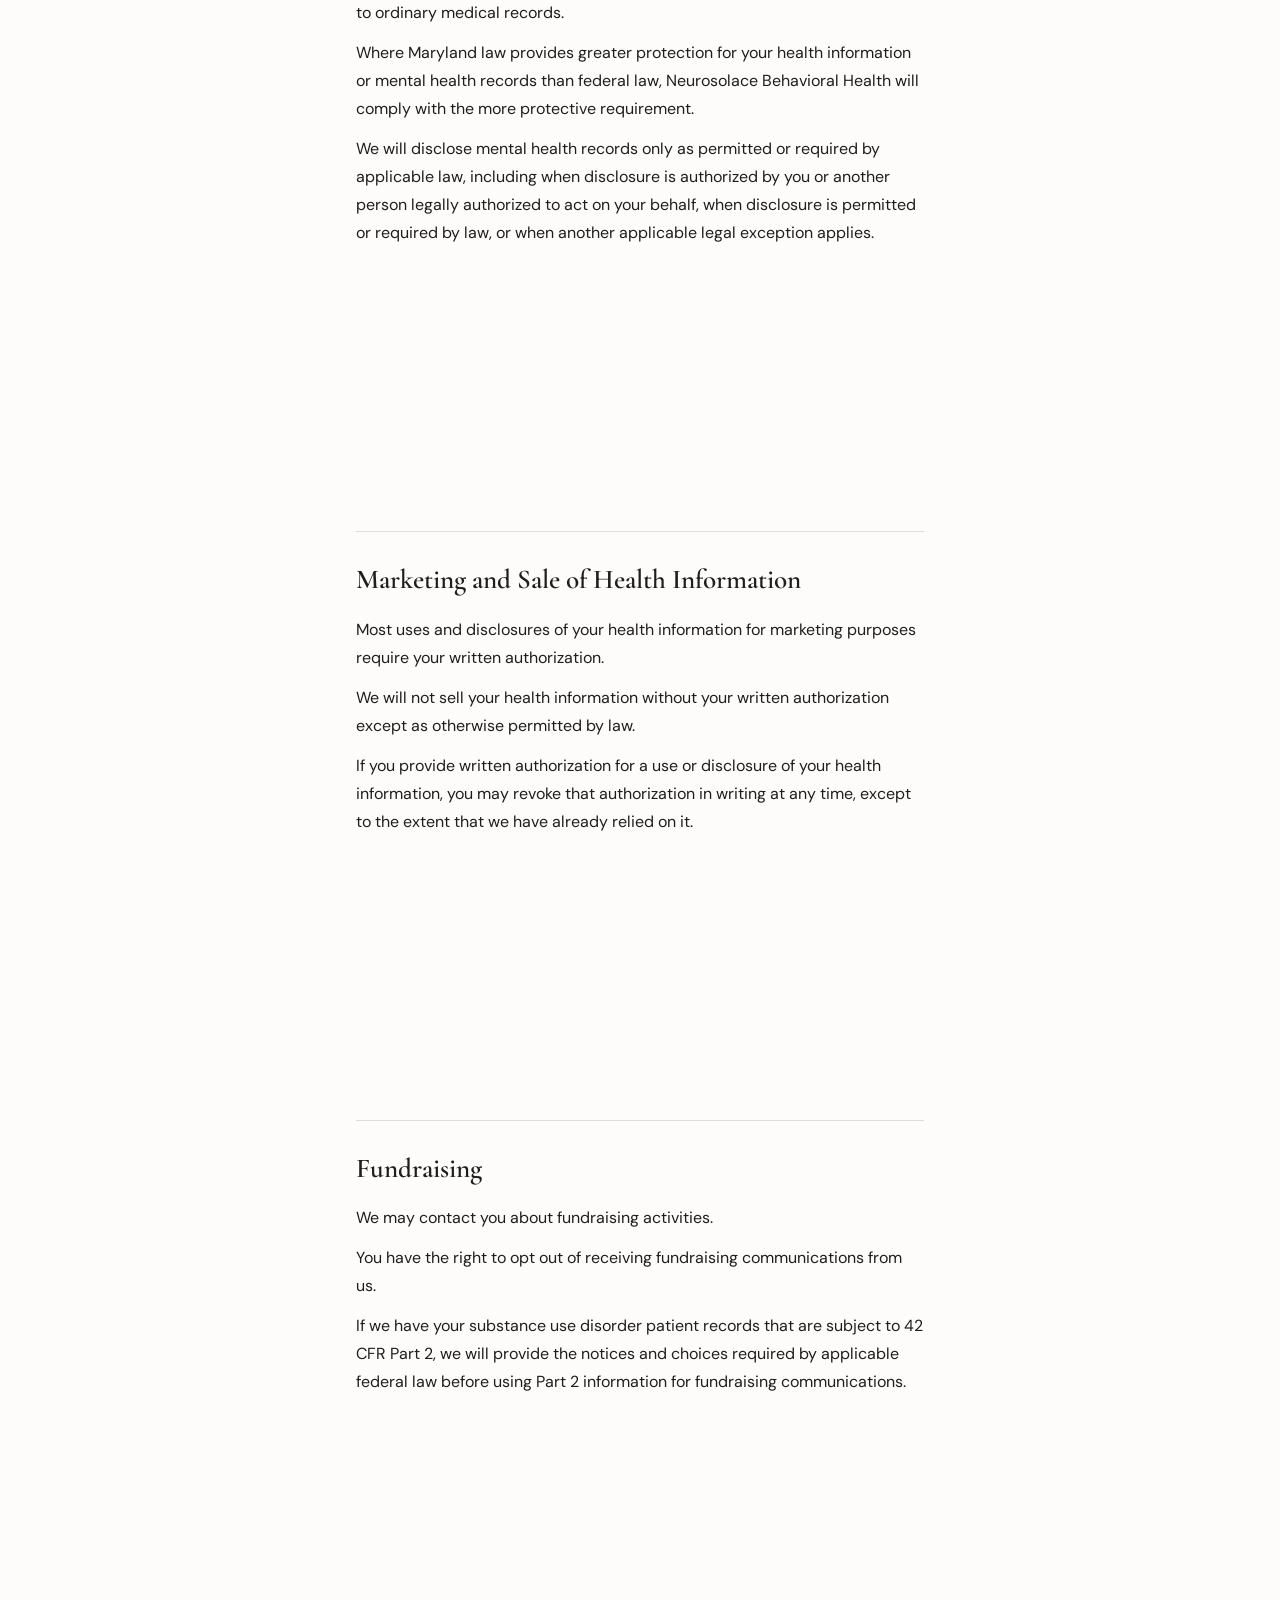
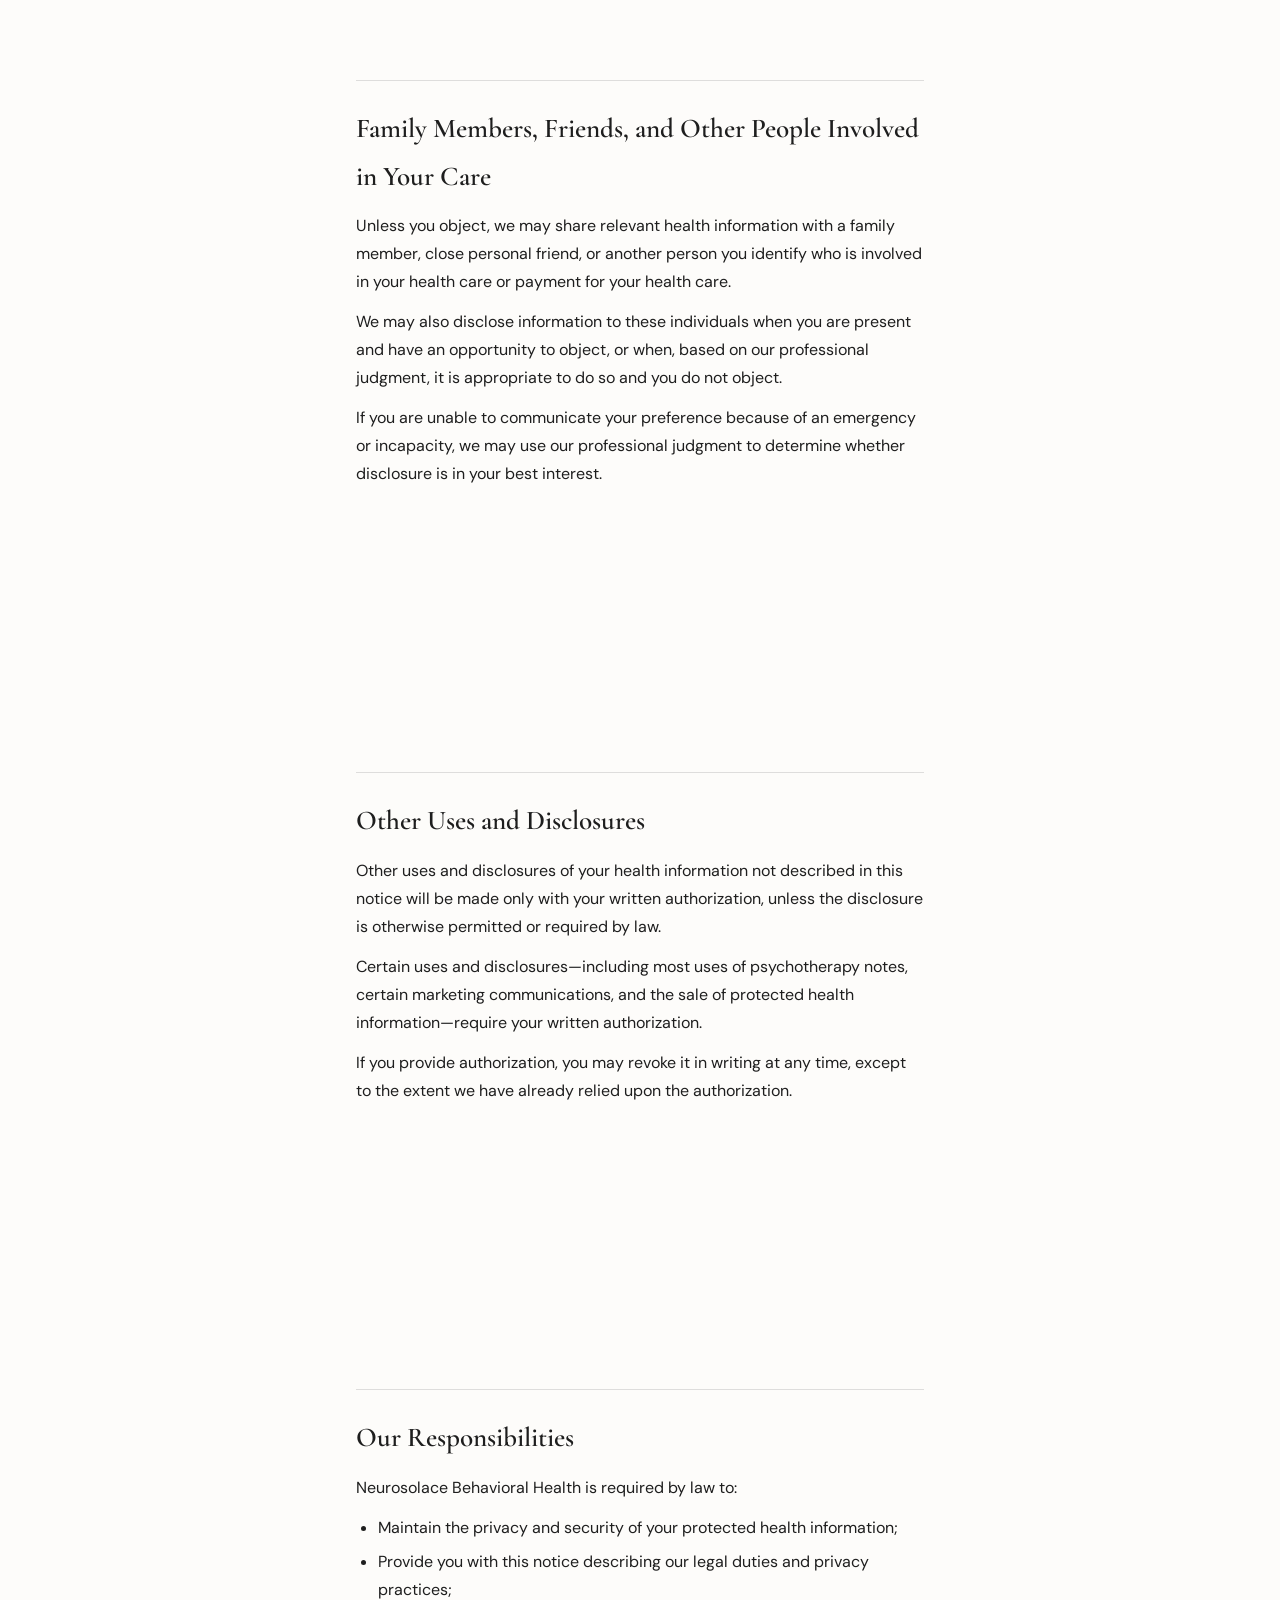
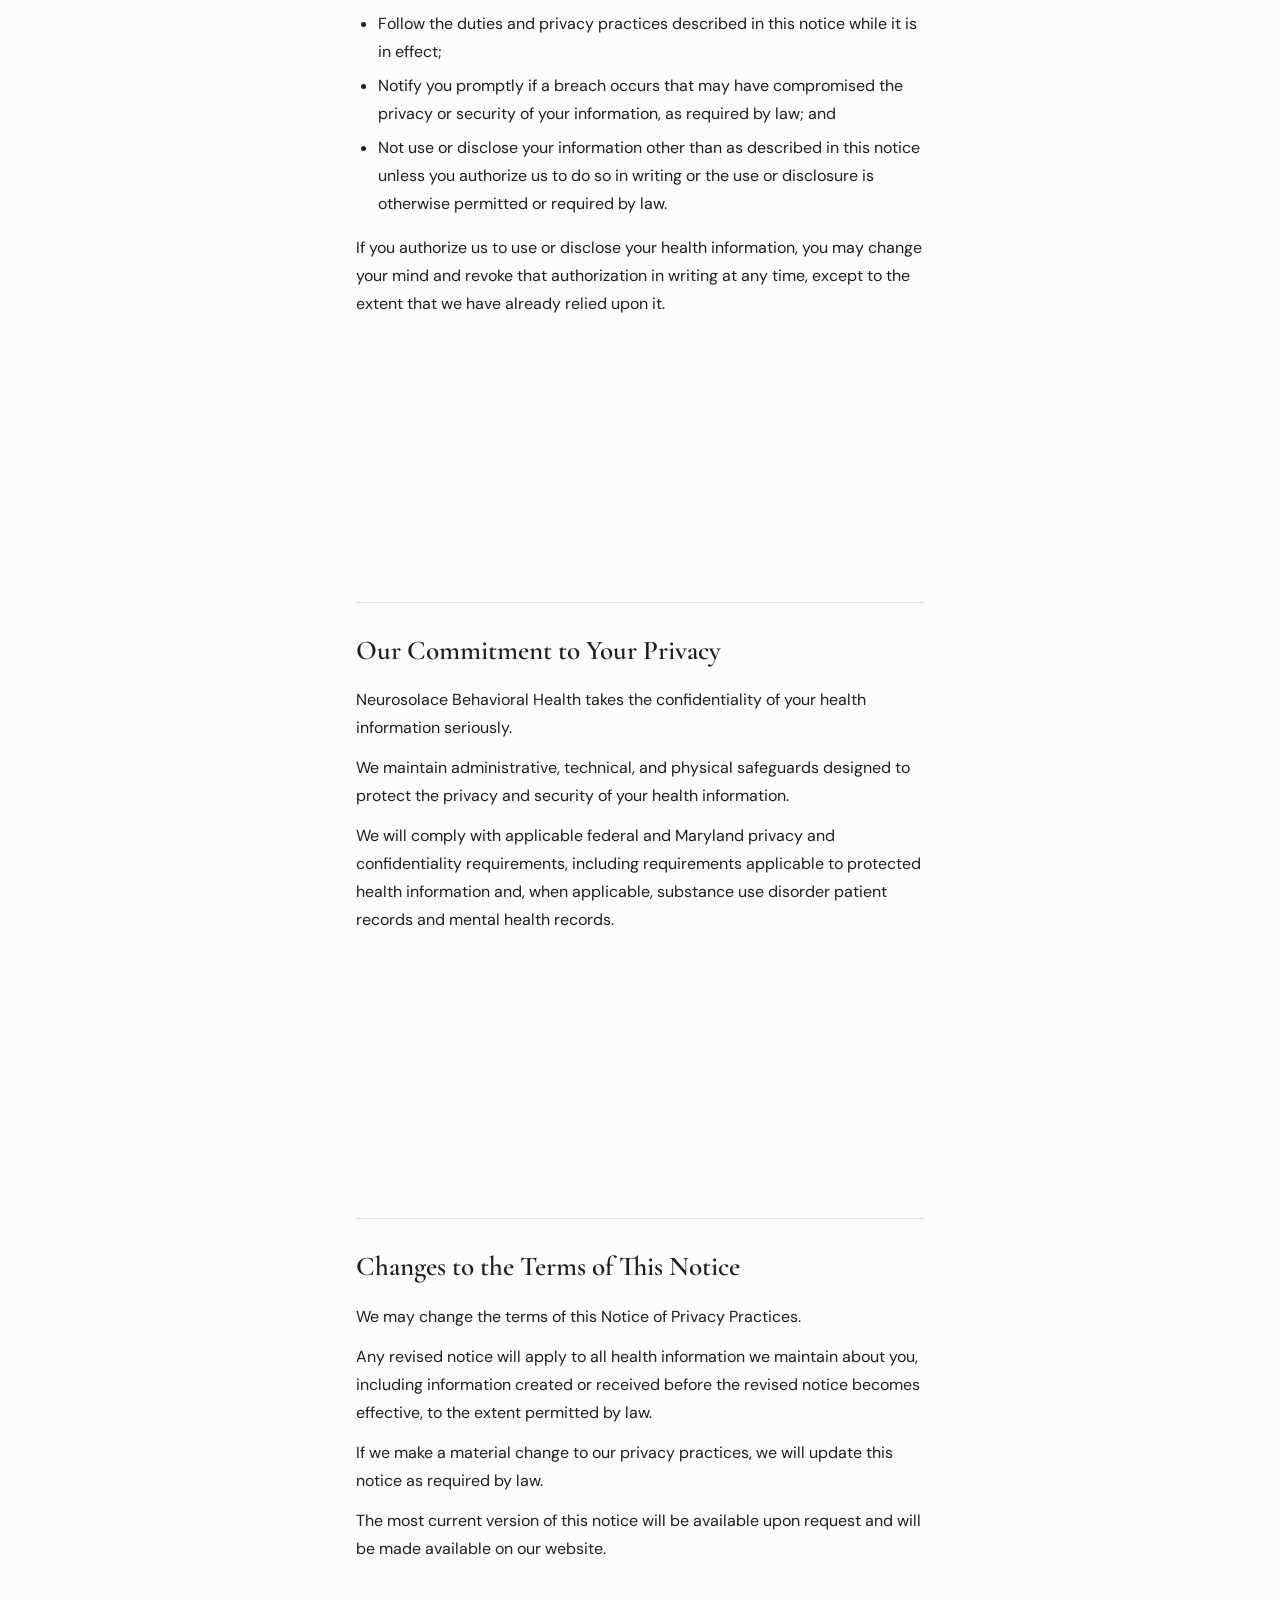
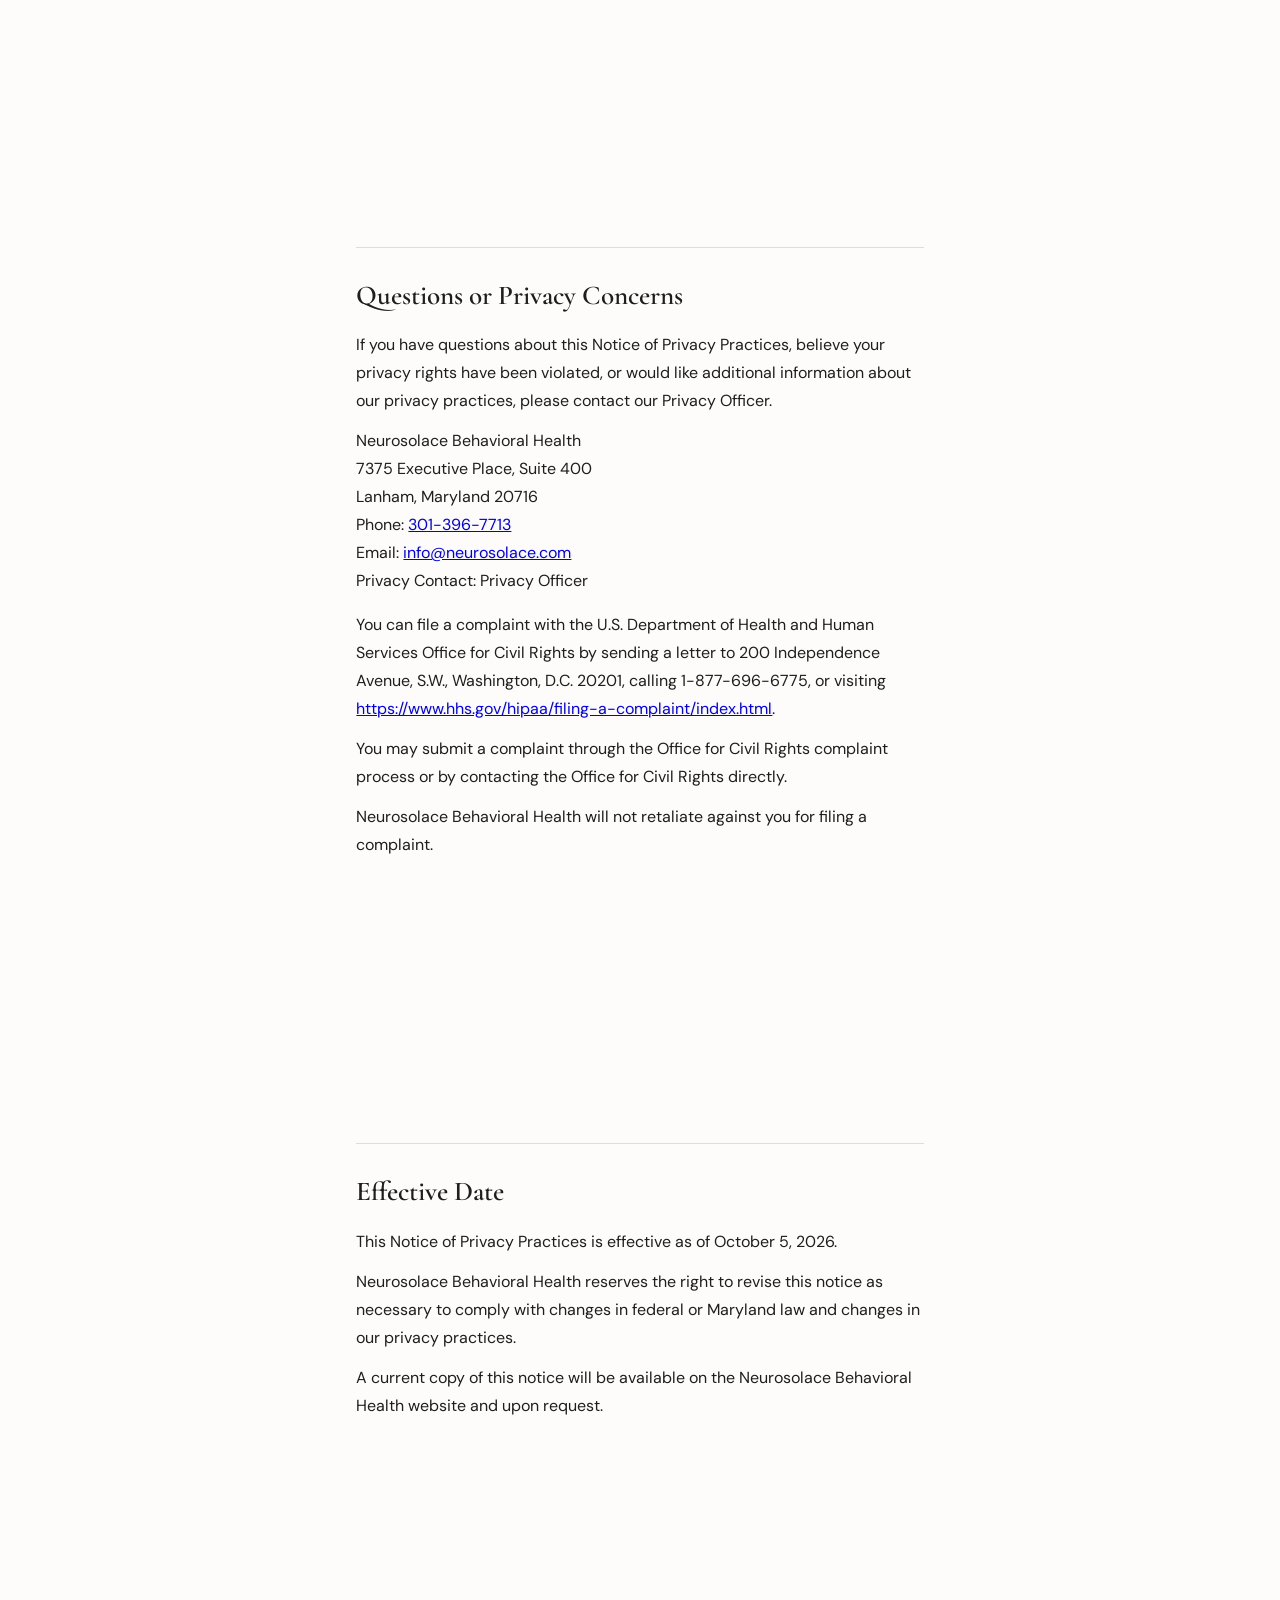
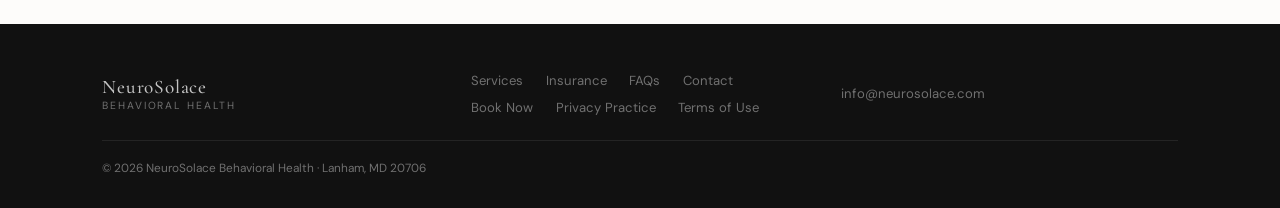
<file: privacy-policy.html>
<!DOCTYPE html>
<html lang="en">
<head>
<meta charset="UTF-8" />
<meta name="viewport" content="width=device-width, initial-scale=1.0" />
<title>Notice of Privacy Practices | NeuroSolace Behavioral Health</title>
<link rel="preconnect" href="https://fonts.googleapis.com">
<link rel="preconnect" href="https://fonts.gstatic.com" crossorigin>
<link href="https://fonts.googleapis.com/css2?family=Cormorant+Garamond:ital,wght@0,300;0,400;0,500;0,600;1,300;1,400&family=DM+Sans:ital,opsz,wght@0,9..40,300;0,9..40,400;0,9..40,500;1,9..40,300&display=swap" rel="stylesheet">
<link rel="stylesheet" href="styles.css">
<style>
  .policy-wrap { max-width: 820px; margin: 0 auto; padding: 140px 24px 80px; font-family: 'DM Sans', sans-serif; line-height: 1.75; }
  .policy-wrap h1 { font-family: 'Cormorant Garamond', serif; font-weight: 500; font-size: clamp(2.2rem, 5vw, 3.2rem); line-height: 1.15; margin: 0 0 8px; }
  .policy-wrap .policy-sub { font-family: 'Cormorant Garamond', serif; font-style: italic; font-size: 1.35rem; margin: 0 0 12px; opacity: .85; }
  .policy-wrap .policy-date { font-size: .9rem; opacity: .7; margin: 0 0 28px; }
  .policy-wrap h2 { font-family: 'Cormorant Garamond', serif; font-weight: 600; font-size: 1.7rem; margin: 48px 0 12px; padding-top: 24px; border-top: 1px solid rgba(0,0,0,.12); }
  .policy-wrap h3 { font-size: 1.05rem; font-weight: 600; margin: 24px 0 6px; }
  .policy-wrap p { margin: 0 0 12px; }
  .policy-wrap ul { margin: 0 0 16px; padding-left: 22px; }
  .policy-wrap li { margin-bottom: 6px; }
  .policy-wrap .example { font-style: italic; opacity: .85; }
  .policy-wrap address { font-style: normal; margin: 0 0 16px; }
  .policy-wrap a { text-decoration: underline; }
  .policy-back { display: inline-block; margin-bottom: 24px; font-size: .95rem; text-decoration: none !important; }
</style>
</head>
<body>

<!-- NAV -->
<nav id="navbar">
  <a href="index.html" class="nav-logo">
    <img src="FullLogo_Transparent_NoBuffer.png" alt="NeuroSolace Logo" class="logo-img">
    <div class="nav-logo-text">
      <span>NeuroSolace</span>
      <span>Behavioral Health</span>
    </div>
  </a>
  <ul class="nav-links">
    <li><a href="index.html#about">About</a></li>
    <li><a href="services.html">Services</a></li>
    <li><a href="insurance.html">Insurance</a></li>
    <li><a href="faqs.html">FAQs</a></li>
    <li><a href="contact.html">Contact</a></li>
    <li><a href="contact.html" class="nav-cta">Book Now</a></li>
  </ul>
  <button class="hamburger" id="menuBtn" aria-label="Open menu">
    <span></span><span></span><span></span>
  </button>
</nav>

<!-- MOBILE MENU -->
<div class="mobile-nav" id="mobileNav">
  <button class="close-btn" id="closeBtn">×</button>
  <a href="index.html#about" class="mob-link">About</a>
  <a href="services.html" class="mob-link">Services</a>
  <a href="insurance.html" class="mob-link">Insurance</a>
  <a href="faqs.html" class="mob-link">FAQs</a>
  <a href="contact.html" class="mob-link">Contact</a>
  <a href="contact.html" class="mob-link">Book Now</a>
</div>

<!-- PRIVACY NOTICE -->
<main class="policy-wrap">
  <a href="index.html" class="policy-back">&larr; Back to home</a>
  <h1>Notice Of Privacy Practices</h1>
  <p class="policy-sub">Your Information. Your Rights. Our Responsibilities.</p>
  <p class="policy-date">Effective Date: October 5, 2026</p>
<p>This Notice of Privacy Practices describes how medical information about you may be used and disclosed by Neurosolace Behavioral Health and how you can obtain access to that information.</p>
<p>Please review this notice carefully.</p>
<p>Neurosolace Behavioral Health is committed to protecting the privacy and security of your health information and to complying with applicable federal and Maryland privacy laws.</p>
<section id="your-rights">
<h2>Your Rights</h2>
<p>When it comes to your health information, you have certain rights. This section explains your rights and some of our responsibilities to help you.</p>
<h3>Get an electronic or paper copy of your medical record</h3>
<p>You can ask to see or receive an electronic or paper copy of your medical record and other health information that we maintain about you.</p>
<p>Ask us how to make such a request.</p>
<p>We will provide a copy or summary of your health information, usually within 30 days of your request. We may charge a reasonable, cost-based fee as permitted by law.</p>
<h3>Ask us to correct your medical record</h3>
<p>You can ask us to correct health information about you that you believe is incorrect or incomplete.</p>
<p>Ask us how to make such a request.</p>
<p>We may deny your request, but if we do, we will explain the reason for the denial to you in writing within the time required by law.</p>
<h3>Request confidential communications</h3>
<p>You can ask us to contact you in a specific way—for example, at a particular telephone number—or to send mail to a different address.</p>
<p>We will agree to reasonable requests for confidential communications.</p>
<h3>Ask us to limit what we use or share</h3>
<p>You can ask us not to use or share certain health information for treatment, payment, or our health care operations.</p>
<p>We are not required to agree to your request, and we may say no if, for example, the restriction could affect your care.</p>
<p>If we agree to your request, we will comply with the restriction except when the information is needed to provide emergency treatment or disclosure is otherwise required by law.</p>
<p>If you pay for a health care service or item completely out-of-pocket, you can ask us not to share information about that service or item with your health insurer for purposes of payment or health care operations.</p>
<p>We will agree to that request unless disclosure is required by law.</p>
<h3>Get a list of those with whom we've shared information</h3>
<p>You can ask for an accounting of certain disclosures of your health information made during the six years before the date of your request.</p>
<p>The accounting will identify the disclosures covered by law, including who received the information and the purpose of the disclosure.</p>
<p>The accounting generally does not include disclosures made for treatment, payment, health care operations, or certain other disclosures excluded by law.</p>
<p>We will provide one accounting in a 12-month period without charge. We may charge a reasonable, cost-based fee for additional requests within the same 12-month period, as permitted by law.</p>
<h3>Get a copy of this privacy notice</h3>
<p>You can ask for a paper copy of this notice at any time, even if you have agreed to receive the notice electronically.</p>
<p>We will provide you with a paper copy promptly.</p>
<p>You may also access this notice on our website.</p>
<h3>Choose someone to act for you</h3>
<p>If you have given someone medical power of attorney or if someone is your legal guardian, that person may exercise your rights and make choices about your health information on your behalf.</p>
<p>We will verify that the person has the appropriate legal authority to act for you before taking action.</p>
<h3>File a complaint if you believe your privacy rights have been violated</h3>
<p>You can complain to us if you believe we have violated your privacy rights.</p>
<p>You may also file a complaint with the U.S. Department of Health and Human Services, Office for Civil Rights.</p>
<p>You will not be retaliated against for filing a privacy complaint.</p>
</section>
<section id="your-choices">
<h2>Your Choices</h2>
<p>For certain health information, you can tell us your preferences about what we share.</p>
<p>You have some choices regarding how we use and share information when we:</p>
<ul><li>Tell family members, friends, or other people involved in your care about your condition or treatment;</li><li>Provide disaster-relief assistance;</li><li>Provide mental health care;</li><li>Market our services or communicate about products or services;</li><li>Sell health information; or</li><li>Conduct fundraising activities.</li></ul>
<p>For these circumstances, you may have the right to agree or object to certain uses or disclosures, or your written authorization may be required, depending on the circumstances and applicable law.</p>
<p>If you are unable to communicate your preference because of an emergency, we may use our professional judgment to determine whether a disclosure is in your best interest.</p>
</section>
<section id="our-uses-and-disclosures">
<h2>Our Uses and Disclosures</h2>
<p>We may use and share your health information in the following ways, as permitted or required by law.</p>
<h3>Treat you</h3>
<p>We may use your health information and share it with other health care professionals who are treating you.</p>
<p class="example">Example: A health care professional treating you may need to review information about your medications, diagnosis, symptoms, treatment history, or other health information in order to coordinate your care.</p>
<h3>Run our organization</h3>
<p>We may use and share your health information to operate our practice, improve the quality of our services, coordinate care, and contact you when necessary.</p>
<p class="example">Example: We may use health information to review the quality and effectiveness of the services we provide.</p>
<h3>Bill for your services</h3>
<p>We may use and share your health information to bill and collect payment from health plans, insurance companies, third-party payers, or other entities responsible for payment.</p>
<p class="example">Example: We may provide information to your health insurance plan so that it can determine whether a service is covered or process a claim.</p>
</section>
<section id="other-ways-we-may-use-or-share-your-health-information">
<h2>Other Ways We May Use or Share Your Health Information</h2>
<p>We are allowed or required to share your health information in other circumstances, generally without your written authorization, when permitted or required by applicable law.</p>
<h3>Help with public health and safety issues</h3>
<p>We may share health information about you for certain public health and safety purposes, including to:</p>
<ul><li>Prevent or control disease, injury, or disability;</li><li>Report certain health conditions or events;</li><li>Report adverse reactions to medications or medical products;</li><li>Report problems with products or devices;</li><li>Help with product recalls;</li><li>Prevent or reduce a serious threat to the health or safety of a person or the public; or</li><li>Carry out other activities permitted or required by public health laws.</li></ul>
<h3>Do research</h3>
<p>We may use or share your health information for research purposes when permitted by law and subject to applicable privacy protections and required approvals.</p>
<h3>Comply with the law</h3>
<p>We will share information about you when federal, state, or local law requires us to do so.</p>
<h3>Respond to organ and tissue donation requests</h3>
<p>We may share health information with organizations involved in organ donation or transplantation when permitted by law.</p>
<h3>Work with a medical examiner or funeral director</h3>
<p>We may share health information with a coroner, medical examiner, or funeral director when necessary to carry out their duties, as permitted by law.</p>
<h3>Address workers' compensation, law enforcement, and other government requests</h3>
<p>We may use or share health information:</p>
<ul><li>For workers' compensation claims;</li><li>For law enforcement purposes when permitted or required by law;</li><li>With health oversight agencies for activities authorized by law;</li><li>With government agencies for specialized government functions; or</li><li>For other government requests when permitted by applicable law.</li></ul>
<h3>Respond to lawsuits and legal actions</h3>
<p>We may share health information in response to a court or administrative order, subpoena, discovery request, or other lawful process when permitted or required by law.</p>
</section>
<section id="substance-use-disorder-patient-records">
<h2>Substance Use Disorder Patient Records</h2>
<p>To the extent that Neurosolace Behavioral Health maintains your substance use disorder patient records that are subject to 42 CFR Part 2, we will comply with the additional confidentiality protections applicable to those records.</p>
<p>We will not use or disclose Part 2-protected substance use disorder patient records for investigations or legal proceedings against you without:</p>
<ul><li>Your written consent; or</li><li>A court order and subpoena, as required by applicable law.</li></ul>
<p>Other uses and disclosures of Part 2-protected records may also require your written consent or may be subject to additional restrictions under federal law.</p>
<p>If Neurosolace Behavioral Health maintains Part 2-protected records, those records will be handled in accordance with applicable federal and state requirements.</p>
</section>
<section id="mental-health-records-and-maryland-privacy-law">
<h2>Mental Health Records and Maryland Privacy Law</h2>
<p>Neurosolace Behavioral Health will comply with applicable federal and Maryland laws governing the confidentiality, use, and disclosure of health information and mental health records.</p>
<p>Maryland law provides additional protections for certain mental health records and may impose restrictions on disclosure beyond those applicable to ordinary medical records.</p>
<p>Where Maryland law provides greater protection for your health information or mental health records than federal law, Neurosolace Behavioral Health will comply with the more protective requirement.</p>
<p>We will disclose mental health records only as permitted or required by applicable law, including when disclosure is authorized by you or another person legally authorized to act on your behalf, when disclosure is permitted or required by law, or when another applicable legal exception applies.</p>
</section>
<section id="marketing-and-sale-of-health-information">
<h2>Marketing and Sale of Health Information</h2>
<p>Most uses and disclosures of your health information for marketing purposes require your written authorization.</p>
<p>We will not sell your health information without your written authorization except as otherwise permitted by law.</p>
<p>If you provide written authorization for a use or disclosure of your health information, you may revoke that authorization in writing at any time, except to the extent that we have already relied on it.</p>
</section>
<section id="fundraising">
<h2>Fundraising</h2>
<p>We may contact you about fundraising activities.</p>
<p>You have the right to opt out of receiving fundraising communications from us.</p>
<p>If we have your substance use disorder patient records that are subject to 42 CFR Part 2, we will provide the notices and choices required by applicable federal law before using Part 2 information for fundraising communications.</p>
</section>
<section id="family-members-friends-and-other-people-involved-in-your-care">
<h2>Family Members, Friends, and Other People Involved in Your Care</h2>
<p>Unless you object, we may share relevant health information with a family member, close personal friend, or another person you identify who is involved in your health care or payment for your health care.</p>
<p>We may also disclose information to these individuals when you are present and have an opportunity to object, or when, based on our professional judgment, it is appropriate to do so and you do not object.</p>
<p>If you are unable to communicate your preference because of an emergency or incapacity, we may use our professional judgment to determine whether disclosure is in your best interest.</p>
</section>
<section id="other-uses-and-disclosures">
<h2>Other Uses and Disclosures</h2>
<p>Other uses and disclosures of your health information not described in this notice will be made only with your written authorization, unless the disclosure is otherwise permitted or required by law.</p>
<p>Certain uses and disclosures—including most uses of psychotherapy notes, certain marketing communications, and the sale of protected health information—require your written authorization.</p>
<p>If you provide authorization, you may revoke it in writing at any time, except to the extent we have already relied upon the authorization.</p>
</section>
<section id="our-responsibilities">
<h2>Our Responsibilities</h2>
<p>Neurosolace Behavioral Health is required by law to:</p>
<ul><li>Maintain the privacy and security of your protected health information;</li><li>Provide you with this notice describing our legal duties and privacy practices;</li><li>Follow the duties and privacy practices described in this notice while it is in effect;</li><li>Notify you promptly if a breach occurs that may have compromised the privacy or security of your information, as required by law; and</li><li>Not use or disclose your information other than as described in this notice unless you authorize us to do so in writing or the use or disclosure is otherwise permitted or required by law.</li></ul>
<p>If you authorize us to use or disclose your health information, you may change your mind and revoke that authorization in writing at any time, except to the extent that we have already relied upon it.</p>
</section>
<section id="our-commitment-to-your-privacy">
<h2>Our Commitment to Your Privacy</h2>
<p>Neurosolace Behavioral Health takes the confidentiality of your health information seriously.</p>
<p>We maintain administrative, technical, and physical safeguards designed to protect the privacy and security of your health information.</p>
<p>We will comply with applicable federal and Maryland privacy and confidentiality requirements, including requirements applicable to protected health information and, when applicable, substance use disorder patient records and mental health records.</p>
</section>
<section id="changes-to-the-terms-of-this-notice">
<h2>Changes to the Terms of This Notice</h2>
<p>We may change the terms of this Notice of Privacy Practices.</p>
<p>Any revised notice will apply to all health information we maintain about you, including information created or received before the revised notice becomes effective, to the extent permitted by law.</p>
<p>If we make a material change to our privacy practices, we will update this notice as required by law.</p>
<p>The most current version of this notice will be available upon request and will be made available on our website.</p>
</section>
<section id="questions-or-privacy-concerns">
<h2>Questions or Privacy Concerns</h2>
<p>If you have questions about this Notice of Privacy Practices, believe your privacy rights have been violated, or would like additional information about our privacy practices, please contact our Privacy Officer.</p>
<address>
Neurosolace Behavioral Health<br>
7375 Executive Place, Suite 400<br>
Lanham, Maryland 20716<br>
Phone: <a href="tel:+13013967713">301-396-7713</a><br>
Email: <a href="mailto:info@neurosolace.com">info@neurosolace.com</a><br>
Privacy Contact: Privacy Officer
</address>
<p>You can file a complaint with the U.S. Department of Health and Human Services Office for Civil Rights by sending a letter to 200 Independence Avenue, S.W., Washington, D.C. 20201, calling 1-877-696-6775, or visiting <a href="https://www.hhs.gov/hipaa/filing-a-complaint/index.html" target="_blank" rel="noopener">https://www.hhs.gov/hipaa/filing-a-complaint/index.html</a>.</p>
<p>You may submit a complaint through the Office for Civil Rights complaint process or by contacting the Office for Civil Rights directly.</p>
<p>Neurosolace Behavioral Health will not retaliate against you for filing a complaint.</p>
</section>
<section id="effective-date">
<h2>Effective Date</h2>
<p>This Notice of Privacy Practices is effective as of October 5, 2026.</p>
<p>Neurosolace Behavioral Health reserves the right to revise this notice as necessary to comply with changes in federal or Maryland law and changes in our privacy practices.</p>
<p>A current copy of this notice will be available on the Neurosolace Behavioral Health website and upon request.</p>
</section>
</main>

<!-- FOOTER -->
<footer>
  <div class="footer-logo">
    <span>NeuroSolace</span>
    <span>Behavioral Health</span>
  </div>
  <div class="footer-links">
    <a href="services.html">Services</a>
    <a href="insurance.html">Insurance</a>
    <a href="faqs.html">FAQs</a>
    <a href="contact.html">Contact</a>
    <a href="contact.html">Book Now</a>
    <a href="privacy-policy.html">Privacy Practice</a>
    <a href="terms-of-use.html">Terms of Use</a>
  </div>
  <div class="footer-contact">
    <a href="mailto:info@neurosolace.com">info@neurosolace.com</a>
  </div>
  <div class="footer-copy">© 2026 NeuroSolace Behavioral Health · Lanham, MD 20706</div>
</footer>

<script src="main.js"></script>
</body>
</html>
</file>
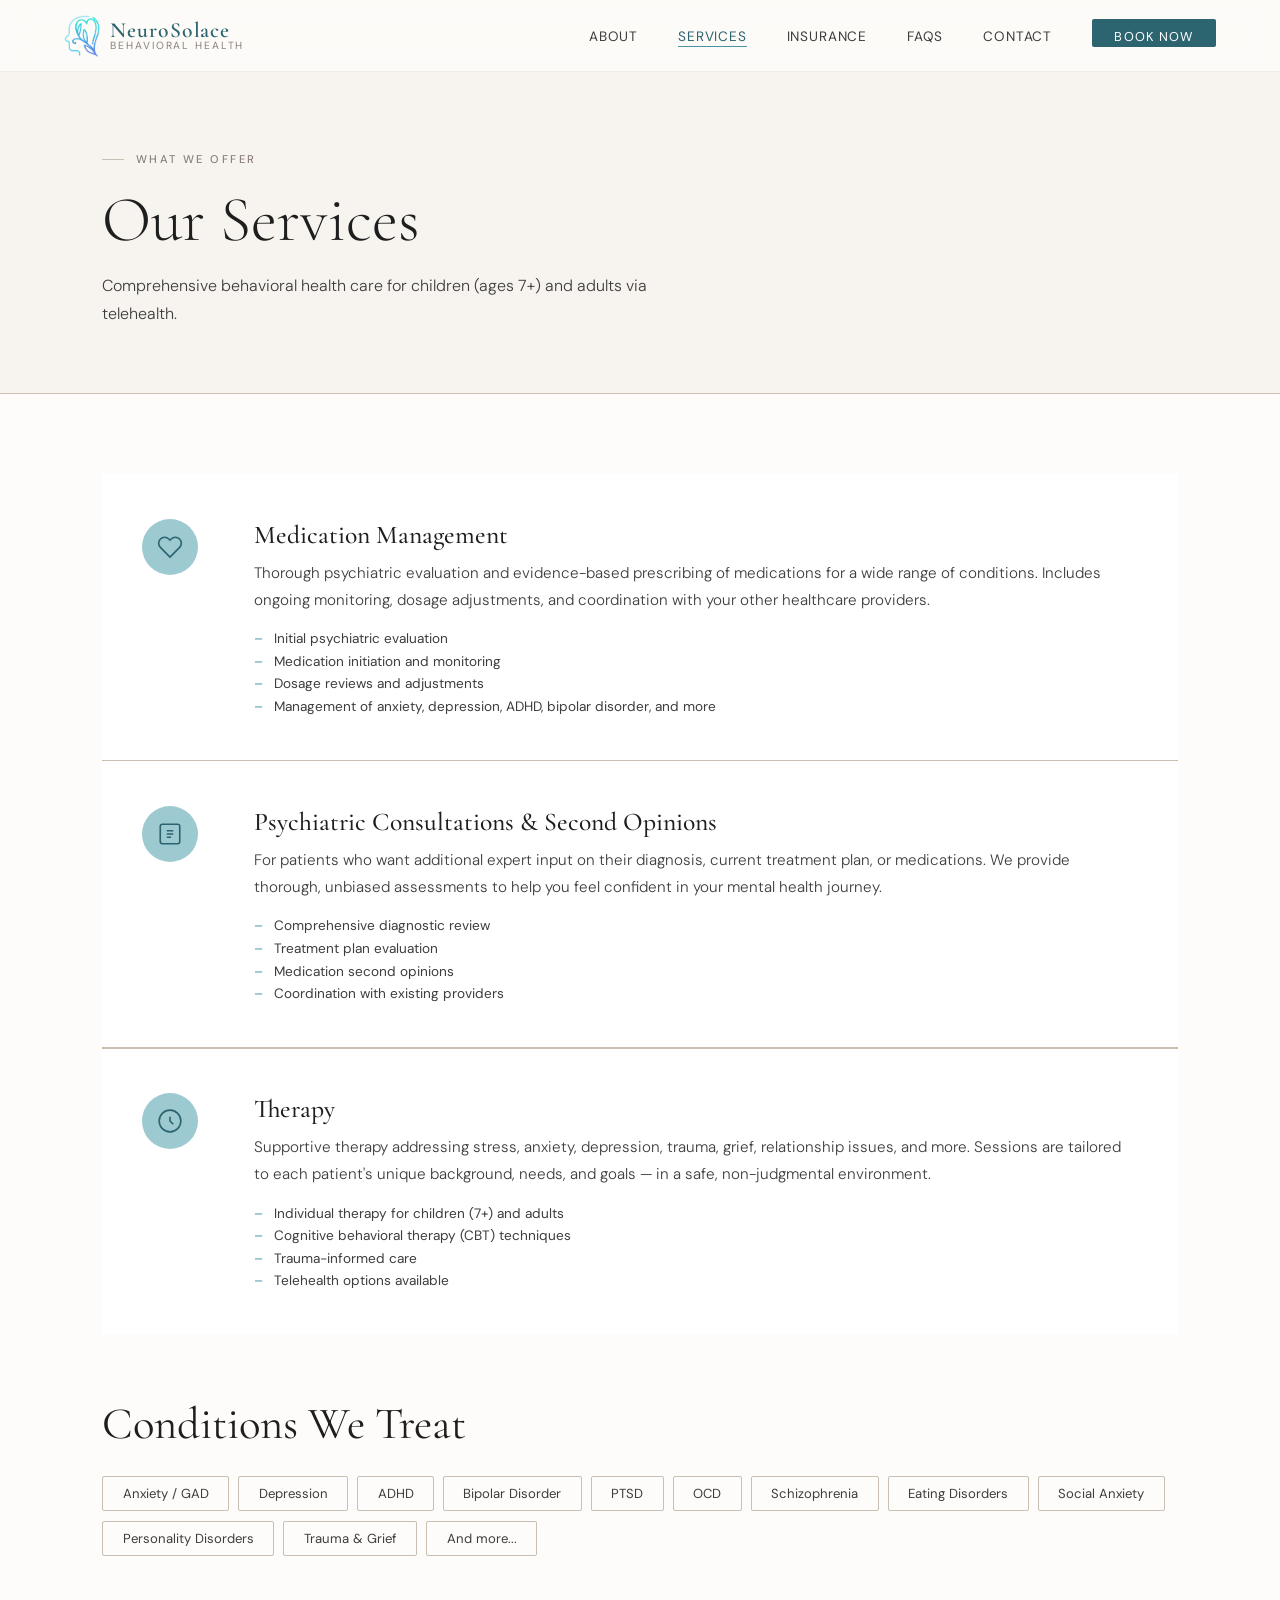
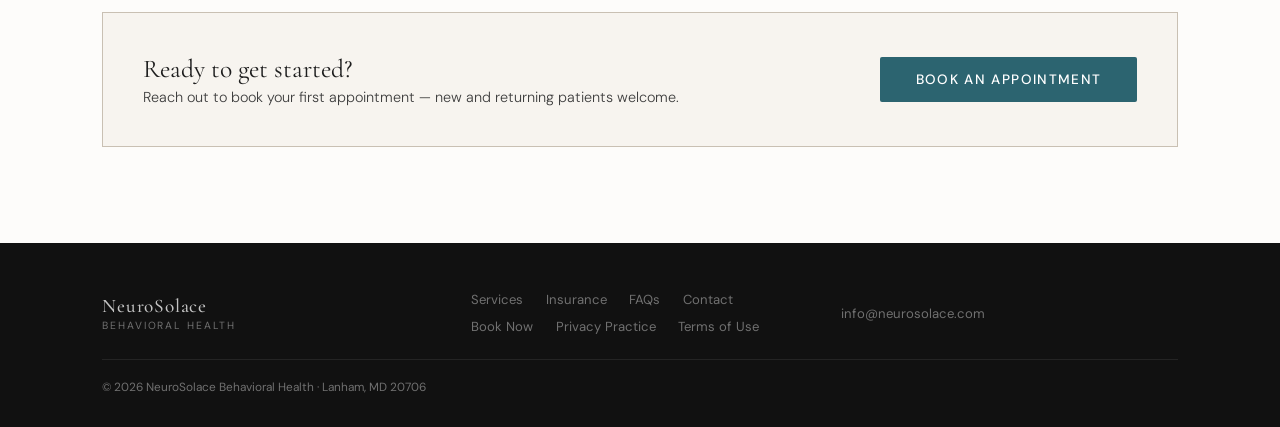
<file: services.html>
<!DOCTYPE html>
<html lang="en">
<head>
  <meta charset="UTF-8" />
  <meta name="viewport" content="width=device-width, initial-scale=1.0" />
  <title>Services | NeuroSolace Behavioral Health</title>
  <link rel="preconnect" href="https://fonts.googleapis.com">
  <link rel="preconnect" href="https://fonts.gstatic.com" crossorigin>
  <link href="https://fonts.googleapis.com/css2?family=Cormorant+Garamond:ital,wght@0,300;0,400;0,500;0,600;1,300;1,400&family=DM+Sans:ital,opsz,wght@0,9..40,300;0,9..40,400;0,9..40,500;1,9..40,300&display=swap" rel="stylesheet">
  <link rel="stylesheet" href="styles.css">
</head>
<body>
<nav id="navbar">
  <a href="index.html" class="nav-logo">
    <img src="FullLogo_Transparent_NoBuffer.png" alt="NeuroSolace Logo" class="logo-img">
    <div class="nav-logo-text">
      <span>NeuroSolace</span>
      <span>Behavioral Health</span>
    </div>
  </a>
  <ul class="nav-links">
    <li><a href="index.html#about">About</a></li>
    <li><a href="services.html" class="nav-active">Services</a></li>
    <li><a href="insurance.html">Insurance</a></li>
    <li><a href="faqs.html">FAQs</a></li>
    <li><a href="contact.html">Contact</a></li>
    <li><a href="contact.html" class="nav-cta">Book Now</a></li>
  </ul>
  <button class="hamburger" id="menuBtn"><span></span><span></span><span></span></button>
</nav>
<div class="mobile-nav" id="mobileNav">
  <button class="close-btn" id="closeBtn">×</button>
  <a href="index.html#about" class="mob-link">About</a>
  <a href="services.html" class="mob-link">Services</a>
  <a href="insurance.html" class="mob-link">Insurance</a>
  <a href="faqs.html" class="mob-link">FAQs</a>
  <a href="contact.html" class="mob-link">Contact</a>
  <a href="contact.html" class="mob-link">Book Now</a>
</div>

<div class="page-hero">
  <div class="page-hero-inner">
    <div class="section-label">What We Offer</div>
    <h1 class="page-title">Our Services</h1>
    <p class="page-subtitle">Comprehensive behavioral health care for children (ages 7+) and adults via telehealth.</p>
  </div>
</div>

<main class="page-main">
  <section class="inner-section">
    <div class="services-grid-full">
      <div class="service-card-full reveal">
        <div class="scf-icon">
          <svg viewBox="0 0 24 24" fill="none" stroke="currentColor" stroke-width="1.5"><path d="M20.84 4.61a5.5 5.5 0 0 0-7.78 0L12 5.67l-1.06-1.06a5.5 5.5 0 0 0-7.78 7.78l1.06 1.06L12 21.23l7.78-7.78 1.06-1.06a5.5 5.5 0 0 0 0-7.78z"/></svg>
        </div>
        <div class="scf-body">
          <h3>Medication Management</h3>
          <p>Thorough psychiatric evaluation and evidence-based prescribing of medications for a wide range of conditions. Includes ongoing monitoring, dosage adjustments, and coordination with your other healthcare providers.</p>
          <ul class="scf-list">
            <li>Initial psychiatric evaluation</li>
            <li>Medication initiation and monitoring</li>
            <li>Dosage reviews and adjustments</li>
            <li>Management of anxiety, depression, ADHD, bipolar disorder, and more</li>
          </ul>
        </div>
      </div>
      <div class="service-card-full reveal">
        <div class="scf-icon">
          <svg viewBox="0 0 24 24" fill="none" stroke="currentColor" stroke-width="1.5"><rect x="3" y="3" width="18" height="18" rx="2"/><path d="M9 9h6M9 12h6M9 15h4"/></svg>
        </div>
        <div class="scf-body">
          <h3>Psychiatric Consultations &amp; Second Opinions</h3>
          <p>For patients who want additional expert input on their diagnosis, current treatment plan, or medications. We provide thorough, unbiased assessments to help you feel confident in your mental health journey.</p>
          <ul class="scf-list">
            <li>Comprehensive diagnostic review</li>
            <li>Treatment plan evaluation</li>
            <li>Medication second opinions</li>
            <li>Coordination with existing providers</li>
          </ul>
        </div>
      </div>
      <div class="service-card-full reveal">
        <div class="scf-icon">
          <svg viewBox="0 0 24 24" fill="none" stroke="currentColor" stroke-width="1.5"><circle cx="12" cy="12" r="10"/><path d="M12 8v4l3 3"/></svg>
        </div>
        <div class="scf-body">
          <h3>Therapy</h3>
          <p>Supportive therapy addressing stress, anxiety, depression, trauma, grief, relationship issues, and more. Sessions are tailored to each patient's unique background, needs, and goals — in a safe, non-judgmental environment.</p>
          <ul class="scf-list">
            <li>Individual therapy for children (7+) and adults</li>
            <li>Cognitive behavioral therapy (CBT) techniques</li>
            <li>Trauma-informed care</li>
            <li>Telehealth options available</li>
          </ul>
        </div>
      </div>
    </div>

    <div class="conditions-block reveal">
      <h2 class="section-title">Conditions We Treat</h2>
      <div class="conditions-grid">
        <span class="condition-tag">Anxiety / GAD</span>
        <span class="condition-tag">Depression</span>
        <span class="condition-tag">ADHD</span>
        <span class="condition-tag">Bipolar Disorder</span>
        <span class="condition-tag">PTSD</span>
        <span class="condition-tag">OCD</span>
        <span class="condition-tag">Schizophrenia</span>
        <span class="condition-tag">Eating Disorders</span>
        <span class="condition-tag">Social Anxiety</span>
        <span class="condition-tag">Personality Disorders</span>
        <span class="condition-tag">Trauma &amp; Grief</span>
        <span class="condition-tag">And more...</span>
      </div>
    </div>

    <div class="cta-band reveal">
      <div>
        <h3>Ready to get started?</h3>
        <p>Reach out to book your first appointment — new and returning patients welcome.</p>
      </div>
      <a href="contact.html" class="btn-primary">Book an Appointment</a>
    </div>
  </section>
</main>

<footer>
  <div class="footer-logo"><span>NeuroSolace</span><span>Behavioral Health</span></div>
  <div class="footer-links">
    <a href="services.html">Services</a>
    <a href="insurance.html">Insurance</a>
    <a href="faqs.html">FAQs</a>
    <a href="contact.html">Contact</a>
    <a href="contact.html">Book Now</a>
    <a href="privacy-policy.html">Privacy Practice</a>
    <a href="terms-of-use.html">Terms of Use</a>
  </div>
  <div class="footer-contact">
    <a href="mailto:info@neurosolace.com">info@neurosolace.com</a>
  </div>
  <div class="footer-copy">© 2026 NeuroSolace Behavioral Health · Lanham, MD 20706</div>
</footer>
<script src="main.js"></script>
</body>
</html>
</file>
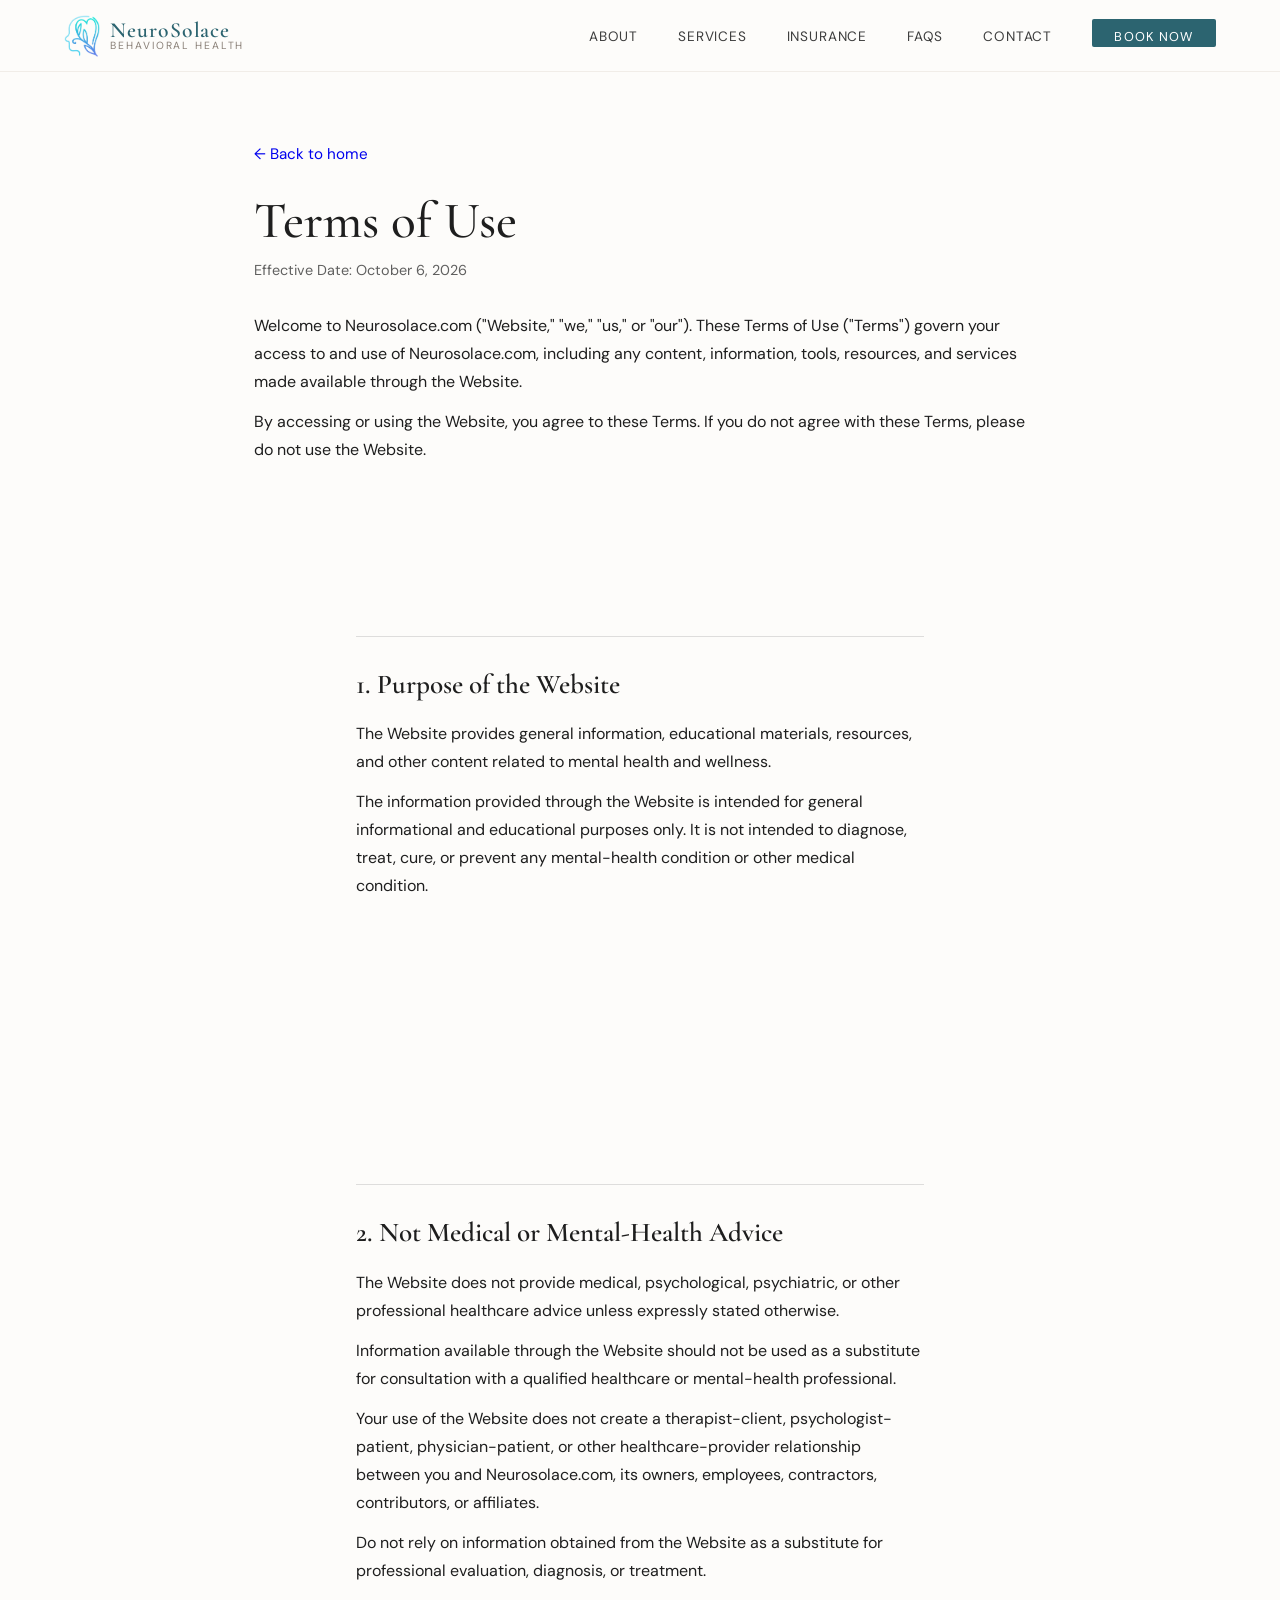
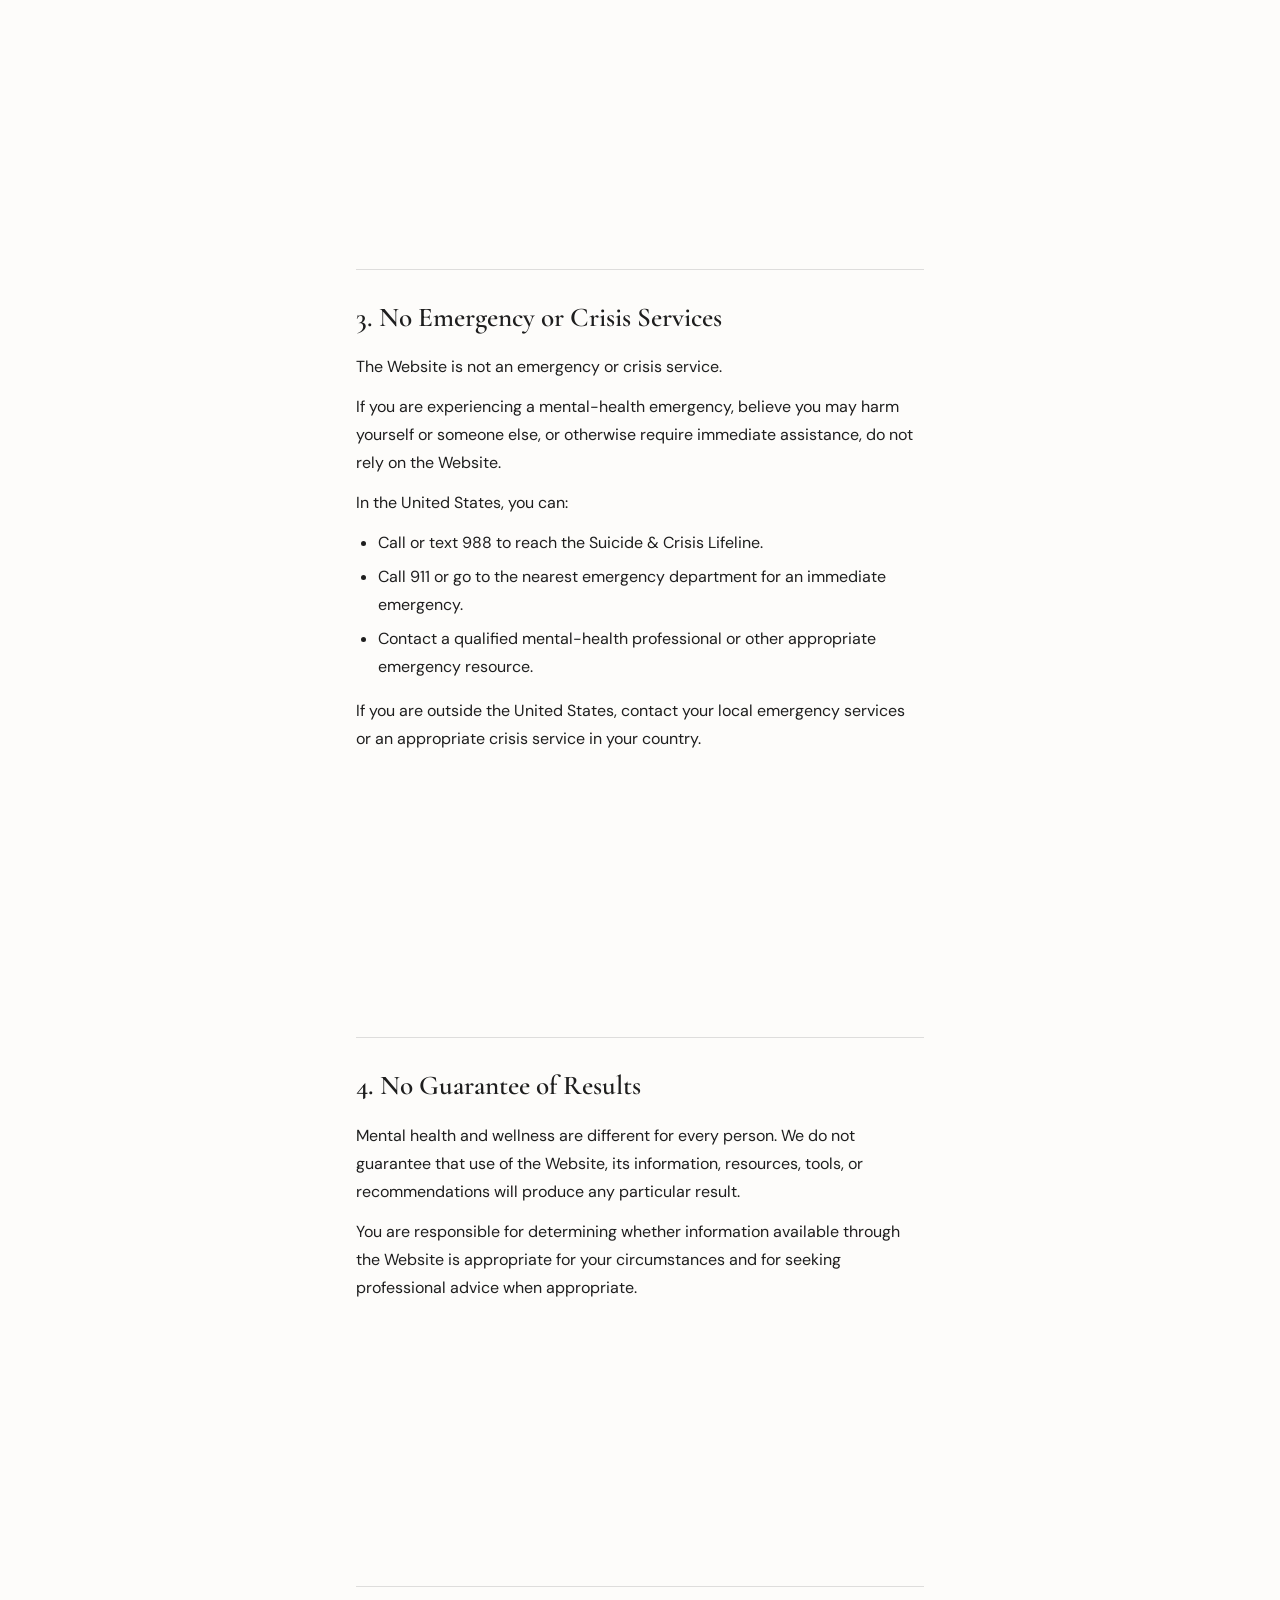
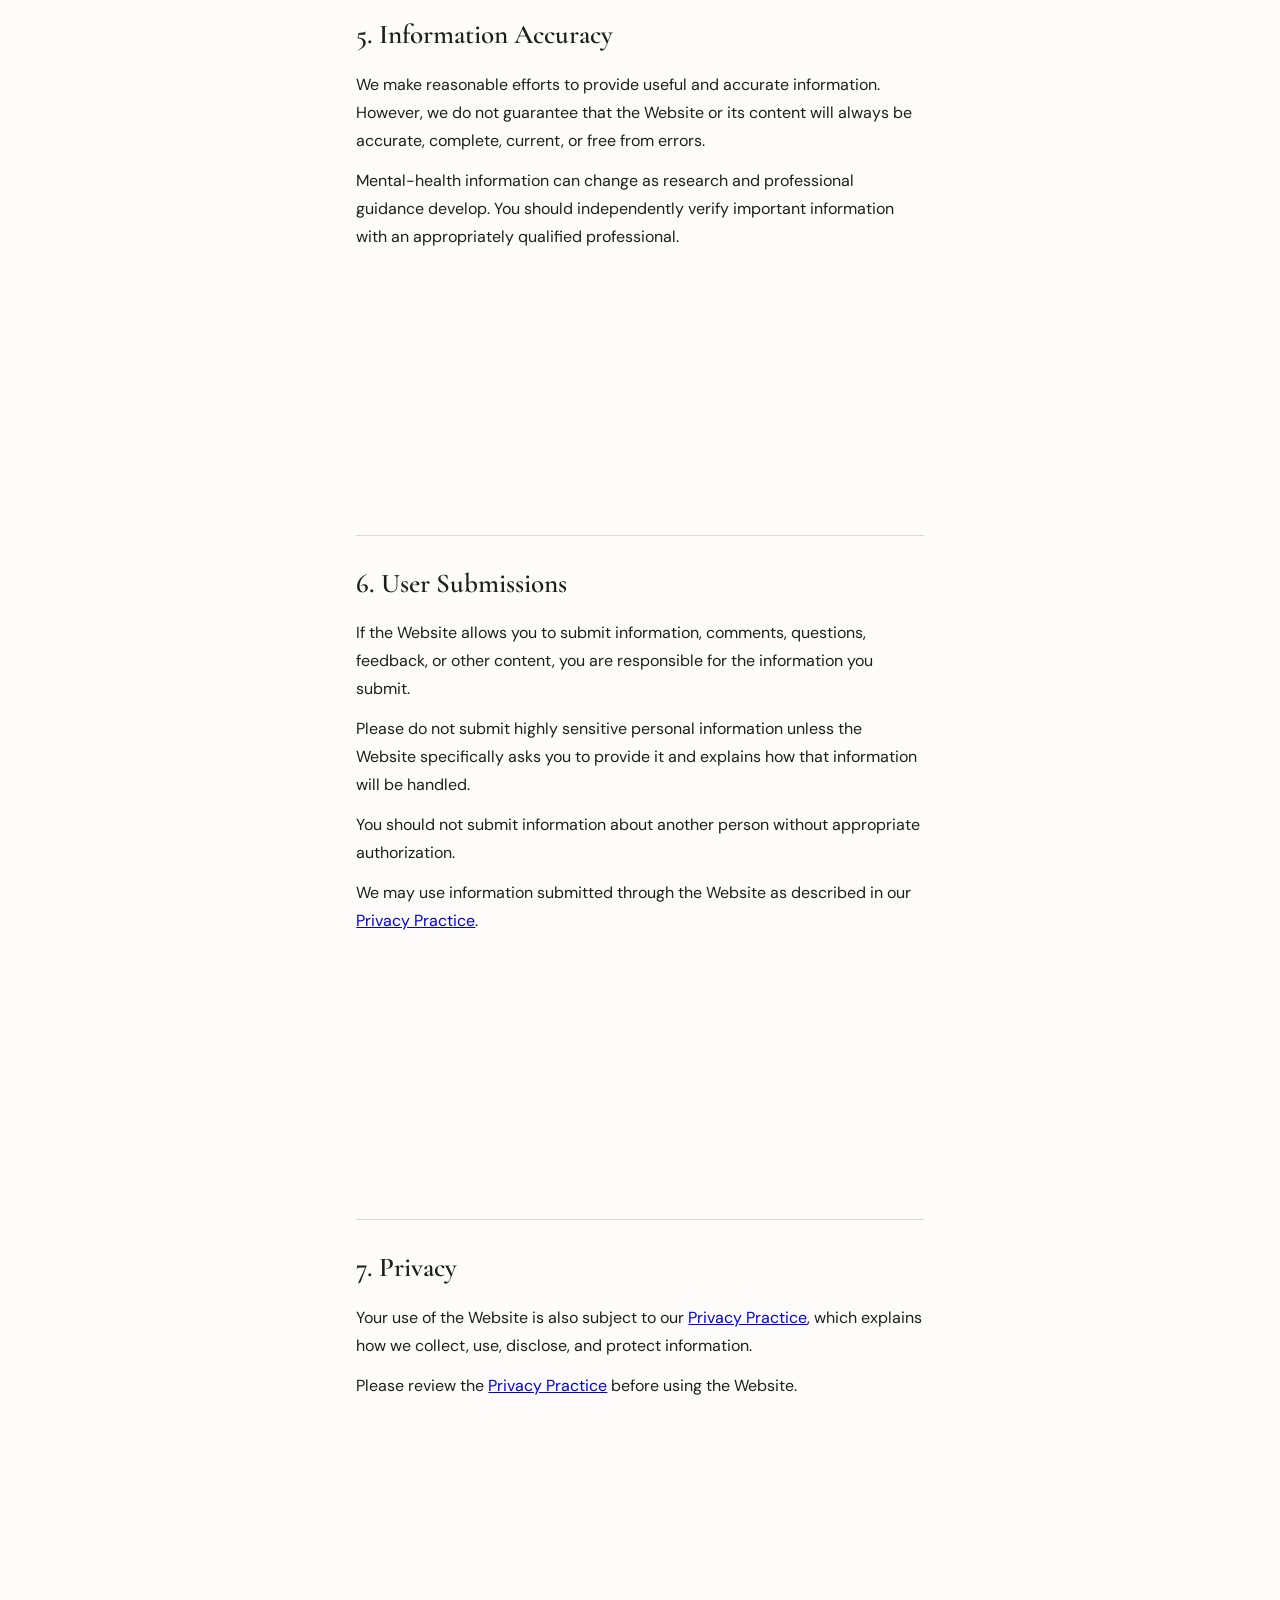
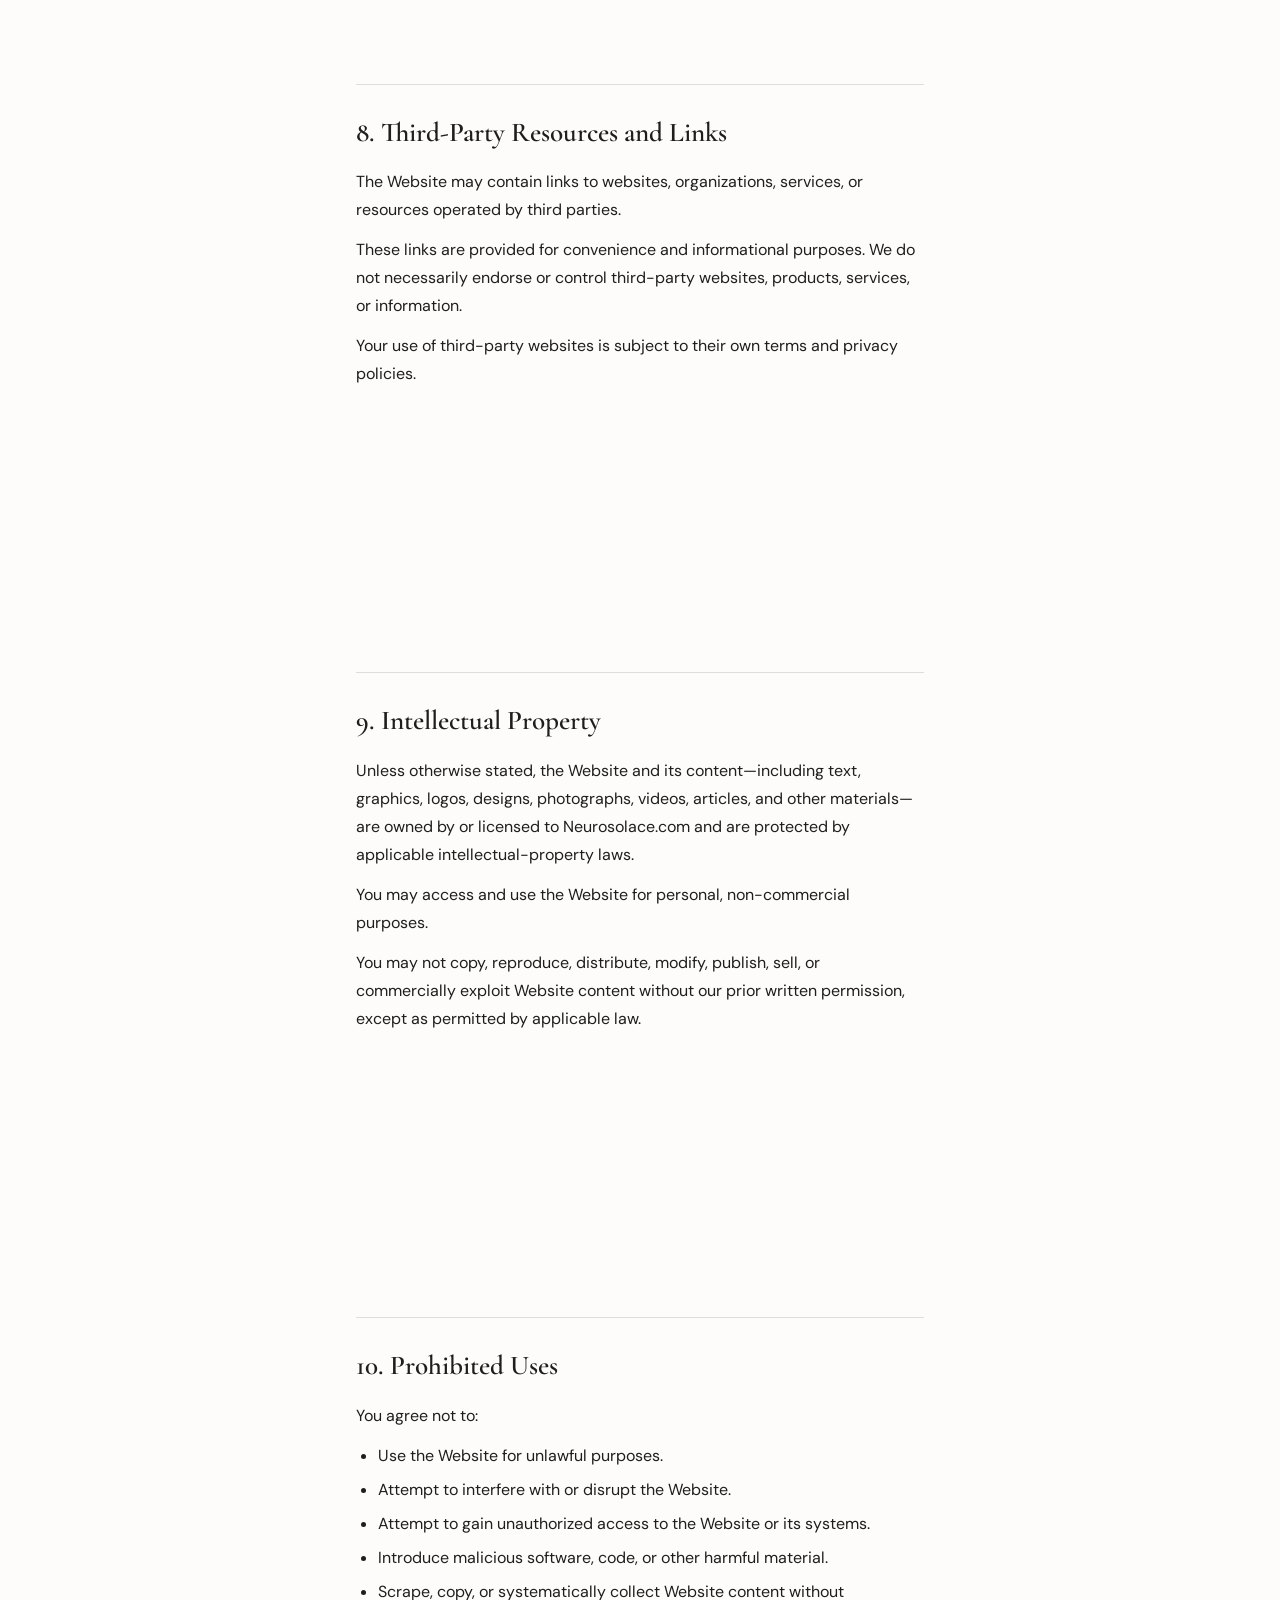
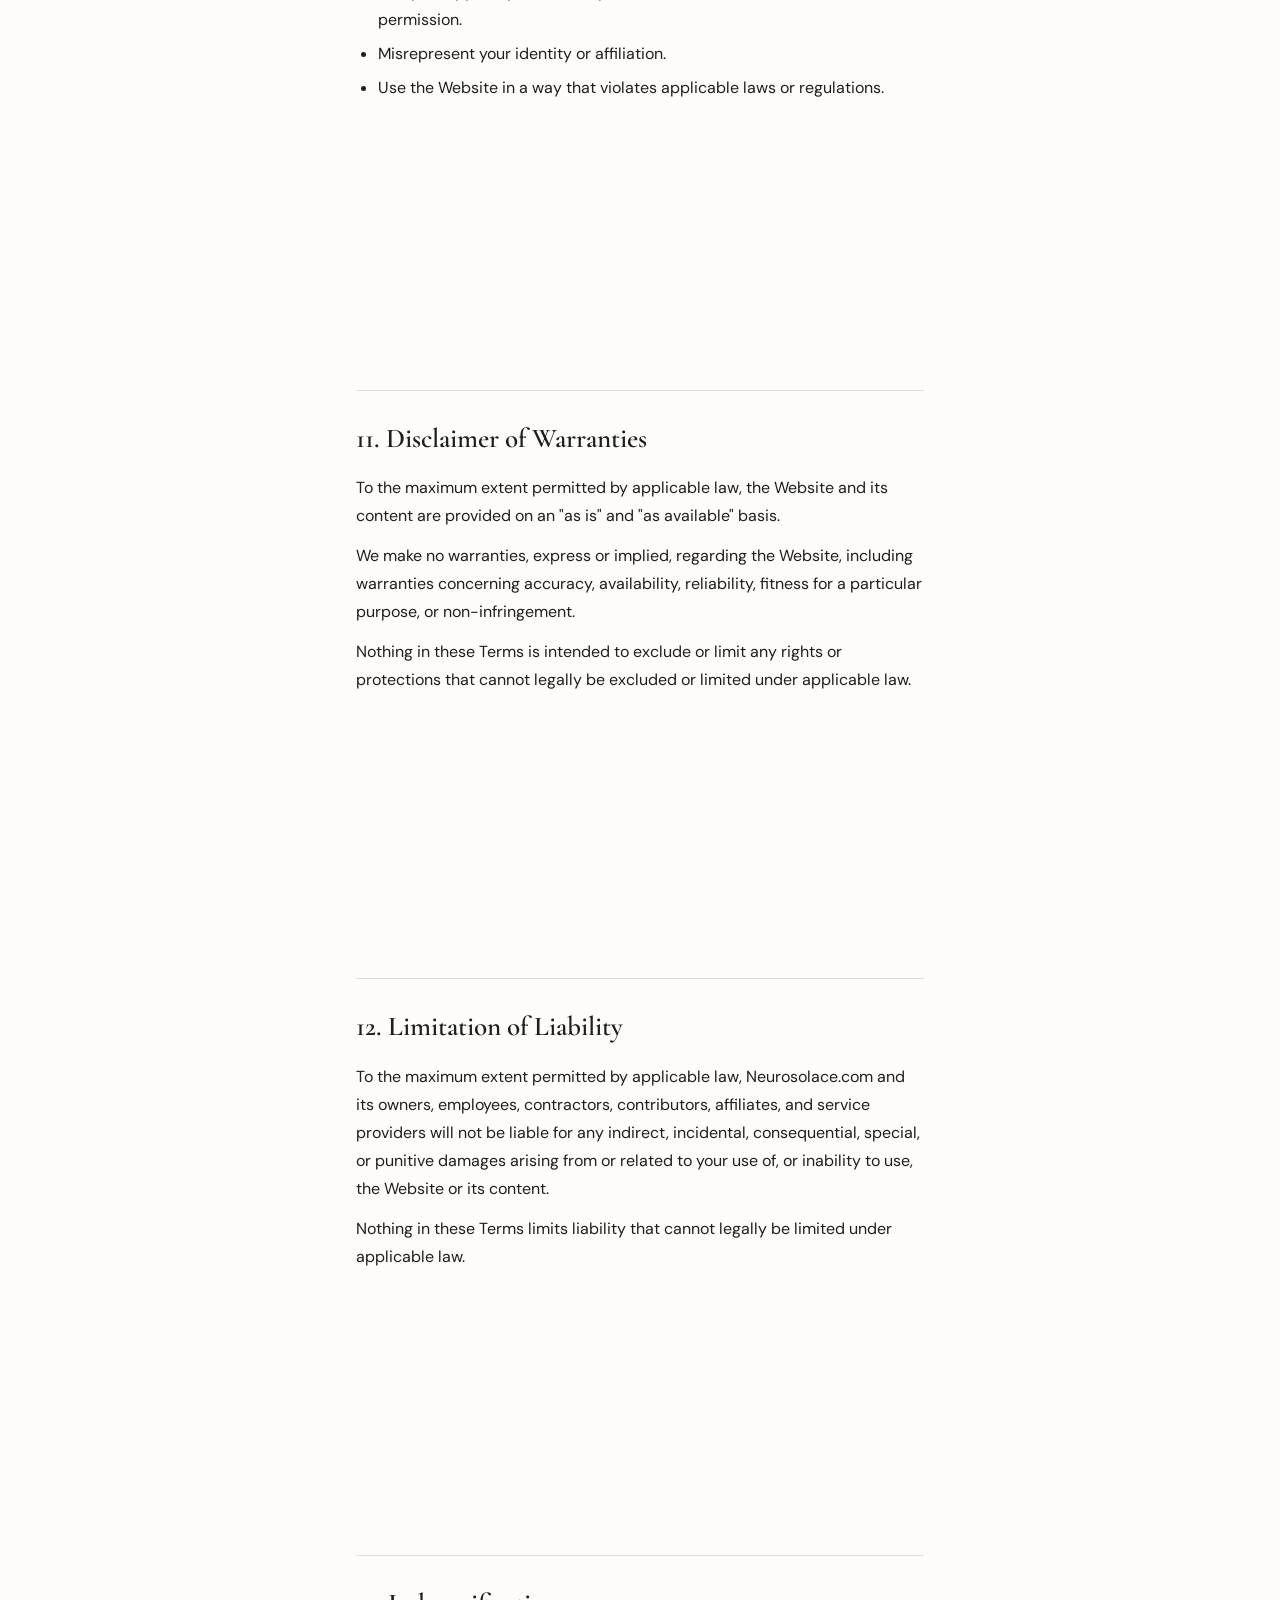
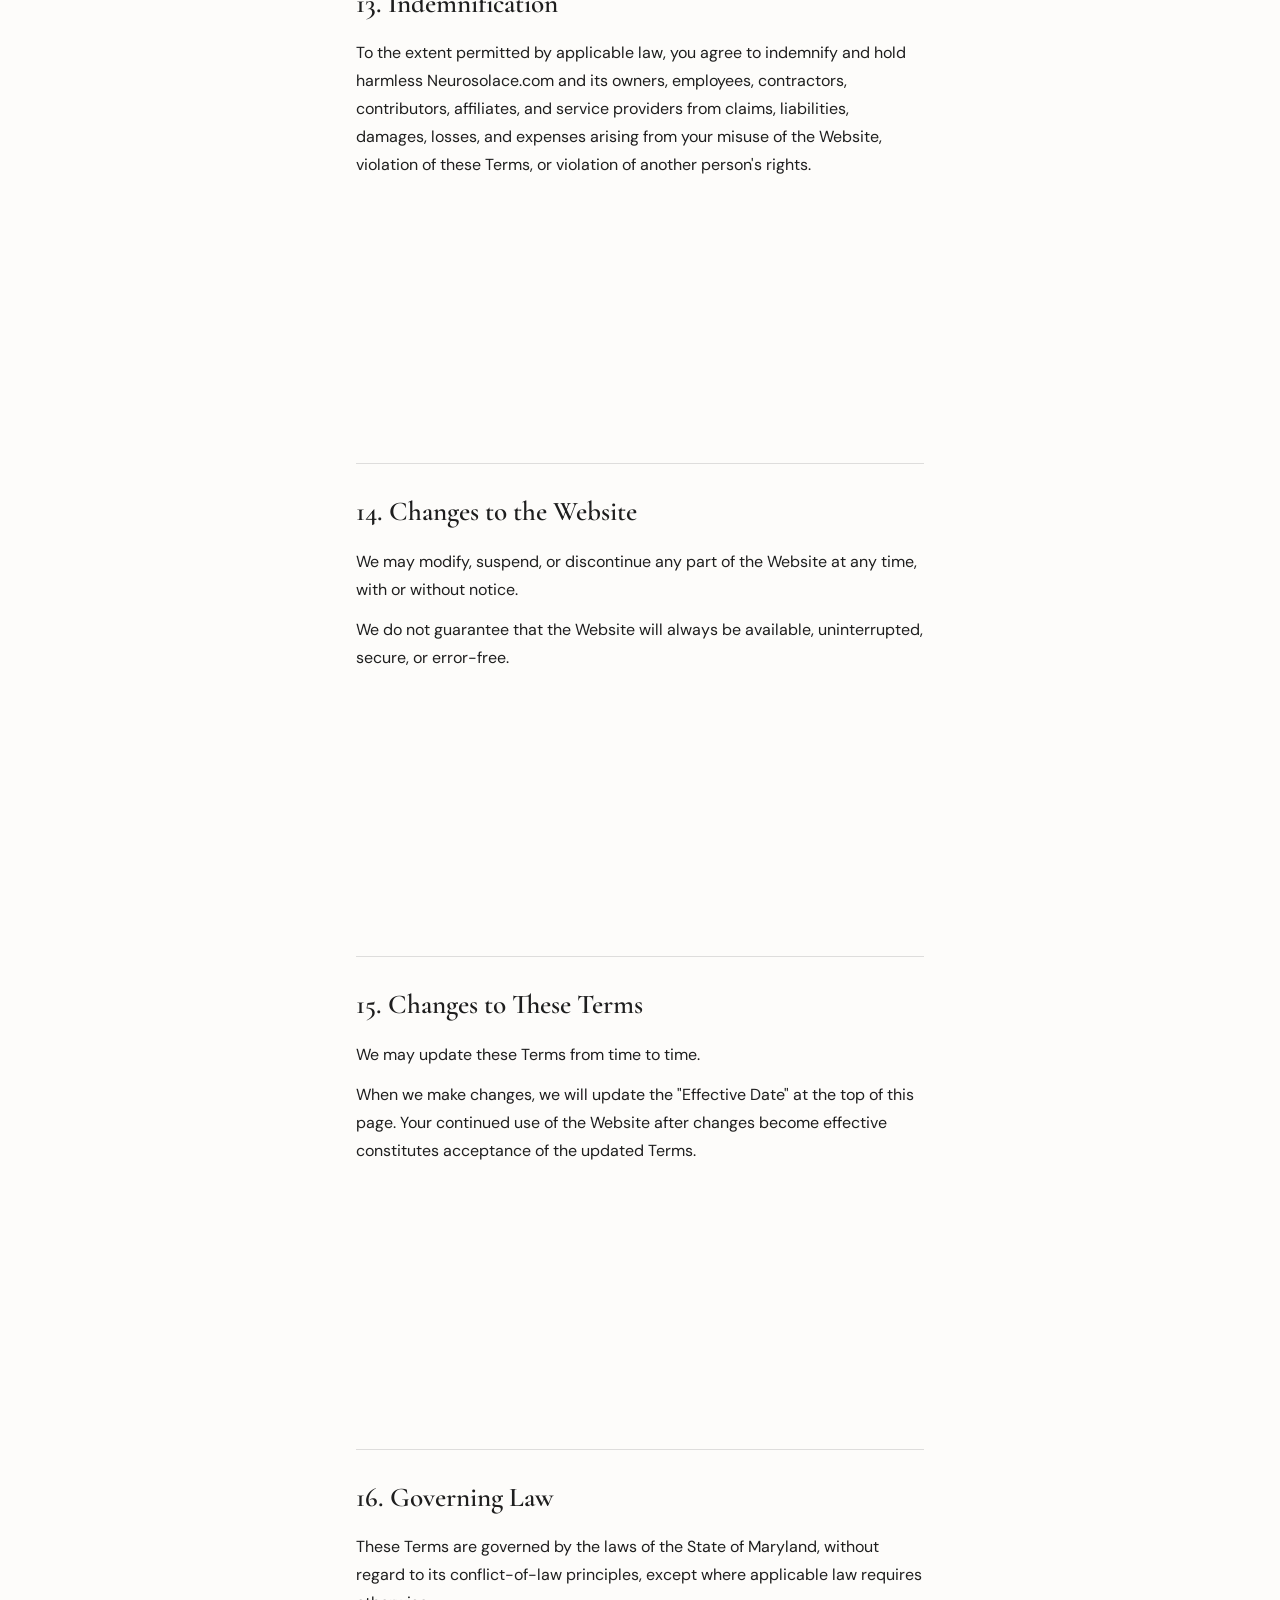
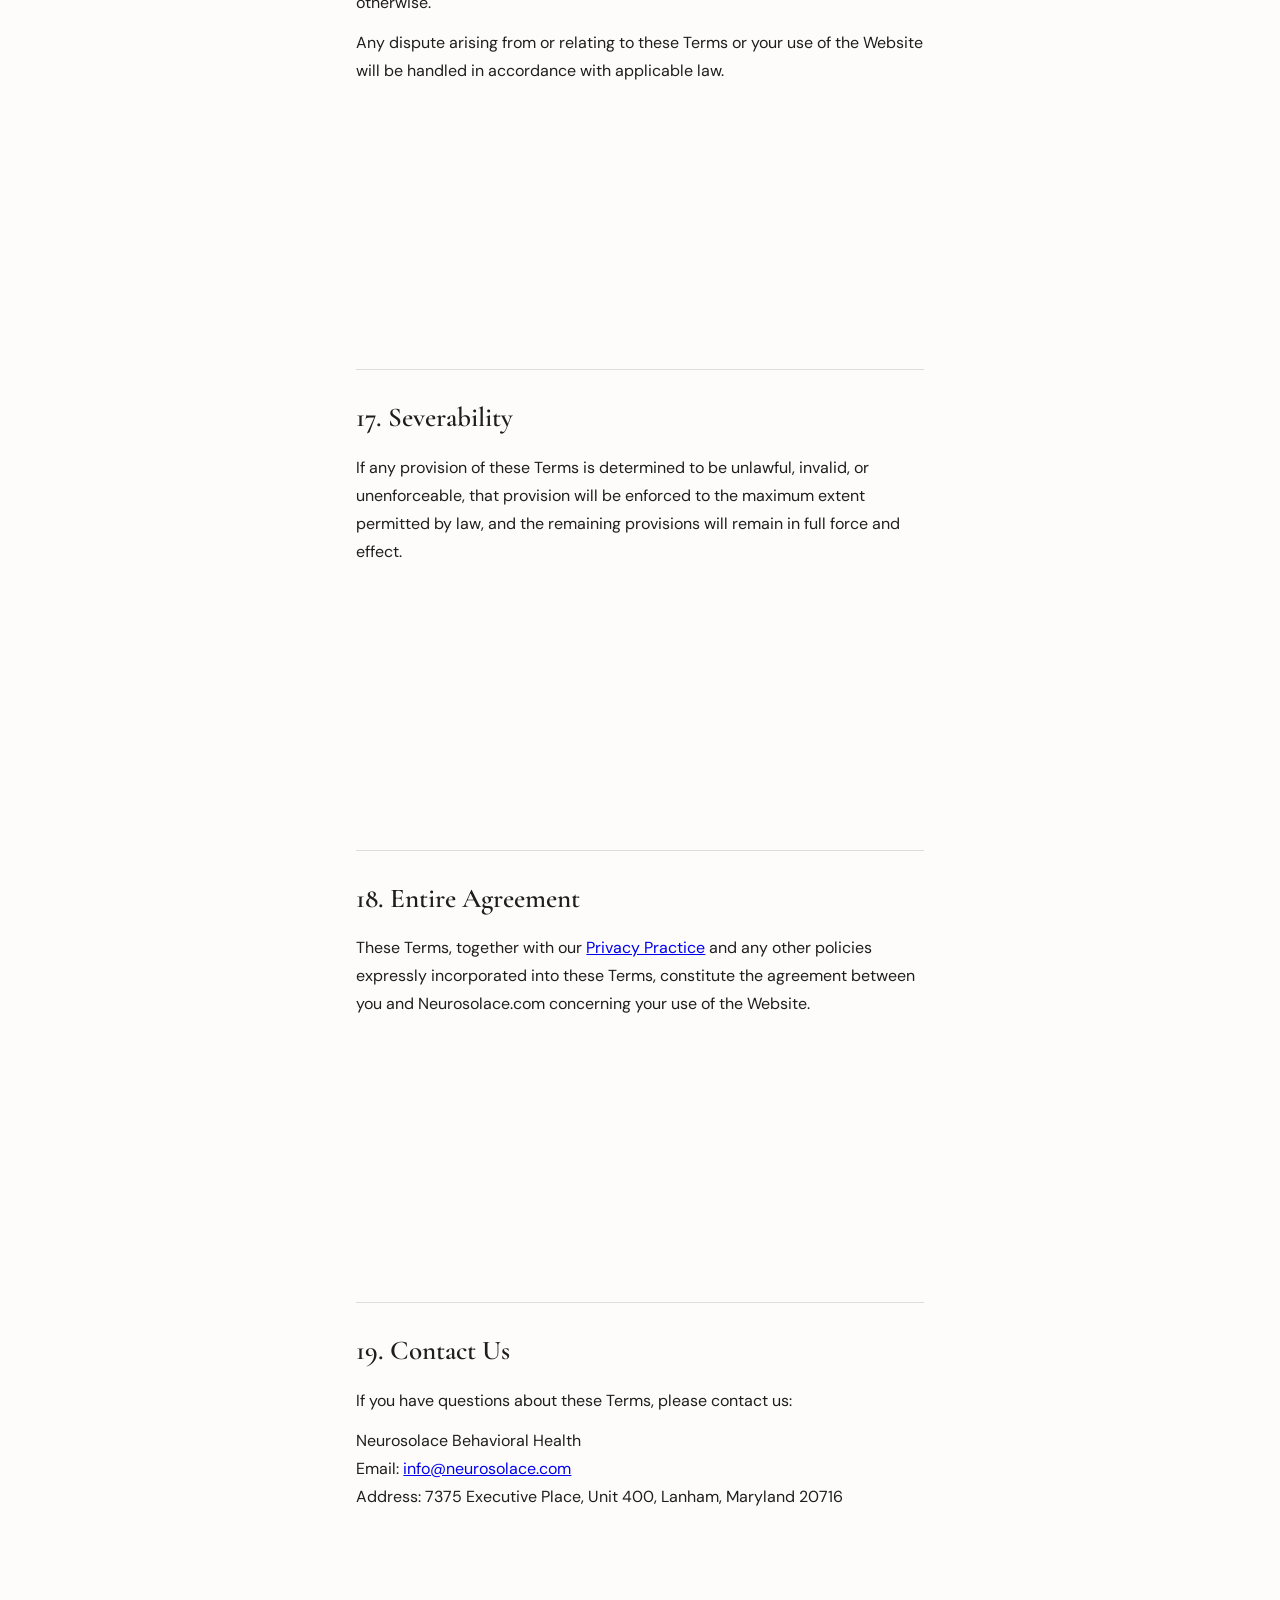
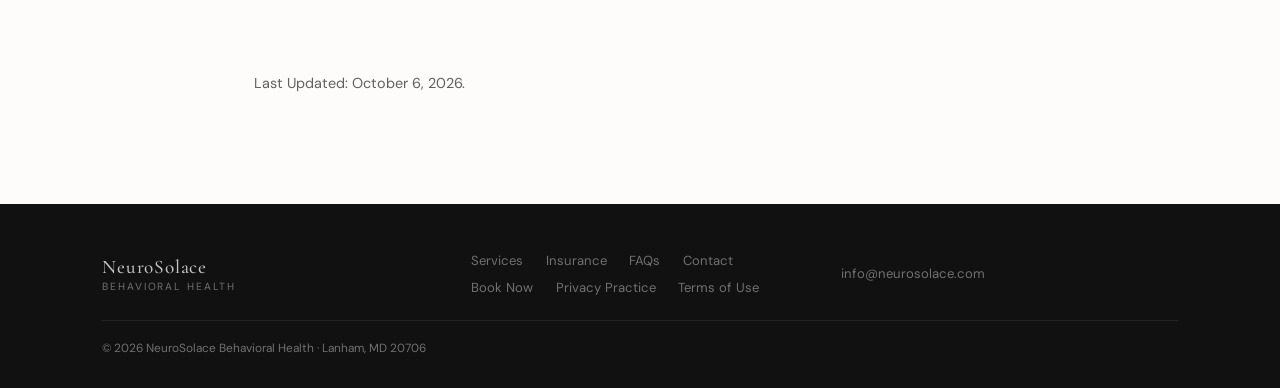
<file: terms-of-use.html>
<!DOCTYPE html>
<html lang="en">
<head>
<meta charset="UTF-8" />
<meta name="viewport" content="width=device-width, initial-scale=1.0" />
<title>Terms of Use | NeuroSolace Behavioral Health</title>
<link rel="preconnect" href="https://fonts.googleapis.com">
<link rel="preconnect" href="https://fonts.gstatic.com" crossorigin>
<link href="https://fonts.googleapis.com/css2?family=Cormorant+Garamond:ital,wght@0,300;0,400;0,500;0,600;1,300;1,400&family=DM+Sans:ital,opsz,wght@0,9..40,300;0,9..40,400;0,9..40,500;1,9..40,300&display=swap" rel="stylesheet">
<link rel="stylesheet" href="styles.css">
<style>
  .policy-wrap { max-width: 820px; margin: 0 auto; padding: 140px 24px 80px; font-family: 'DM Sans', sans-serif; line-height: 1.75; }
  .policy-wrap h1 { font-family: 'Cormorant Garamond', serif; font-weight: 500; font-size: clamp(2.2rem, 5vw, 3.2rem); line-height: 1.15; margin: 0 0 8px; }
  .policy-wrap .policy-sub { font-family: 'Cormorant Garamond', serif; font-style: italic; font-size: 1.35rem; margin: 0 0 12px; opacity: .85; }
  .policy-wrap .policy-date { font-size: .9rem; opacity: .7; margin: 0 0 28px; }
  .policy-wrap h2 { font-family: 'Cormorant Garamond', serif; font-weight: 600; font-size: 1.7rem; margin: 48px 0 12px; padding-top: 24px; border-top: 1px solid rgba(0,0,0,.12); }
  .policy-wrap h3 { font-size: 1.05rem; font-weight: 600; margin: 24px 0 6px; }
  .policy-wrap p { margin: 0 0 12px; }
  .policy-wrap ul { margin: 0 0 16px; padding-left: 22px; }
  .policy-wrap li { margin-bottom: 6px; }
  .policy-wrap .example { font-style: italic; opacity: .85; }
  .policy-wrap address { font-style: normal; margin: 0 0 16px; }
  .policy-wrap a { text-decoration: underline; }
  .policy-back { display: inline-block; margin-bottom: 24px; font-size: .95rem; text-decoration: none !important; }
</style>
</head>
<body>

<!-- NAV -->
<nav id="navbar">
  <a href="index.html" class="nav-logo">
    <img src="FullLogo_Transparent_NoBuffer.png" alt="NeuroSolace Logo" class="logo-img">
    <div class="nav-logo-text">
      <span>NeuroSolace</span>
      <span>Behavioral Health</span>
    </div>
  </a>
  <ul class="nav-links">
    <li><a href="index.html#about">About</a></li>
    <li><a href="services.html">Services</a></li>
    <li><a href="insurance.html">Insurance</a></li>
    <li><a href="faqs.html">FAQs</a></li>
    <li><a href="contact.html">Contact</a></li>
    <li><a href="contact.html" class="nav-cta">Book Now</a></li>
  </ul>
  <button class="hamburger" id="menuBtn" aria-label="Open menu">
    <span></span><span></span><span></span>
  </button>
</nav>

<!-- MOBILE MENU -->
<div class="mobile-nav" id="mobileNav">
  <button class="close-btn" id="closeBtn">×</button>
  <a href="index.html#about" class="mob-link">About</a>
  <a href="services.html" class="mob-link">Services</a>
  <a href="insurance.html" class="mob-link">Insurance</a>
  <a href="faqs.html" class="mob-link">FAQs</a>
  <a href="contact.html" class="mob-link">Contact</a>
  <a href="contact.html" class="mob-link">Book Now</a>
</div>

<!-- TERMS OF USE -->
<main class="policy-wrap">
  <a href="index.html" class="policy-back">&larr; Back to home</a>
  <h1>Terms of Use</h1>
  <p class="policy-date">Effective Date: October 6, 2026</p>
  <p>Welcome to Neurosolace.com ("Website," "we," "us," or "our"). These Terms of Use ("Terms") govern your access to and use of Neurosolace.com, including any content, information, tools, resources, and services made available through the Website.</p>
  <p>By accessing or using the Website, you agree to these Terms. If you do not agree with these Terms, please do not use the Website.</p>
<section id="terms-1">
<h2>1. Purpose of the Website</h2>
<p>The Website provides general information, educational materials, resources, and other content related to mental health and wellness.</p>
<p>The information provided through the Website is intended for general informational and educational purposes only. It is not intended to diagnose, treat, cure, or prevent any mental-health condition or other medical condition.</p>
</section>
<section id="terms-2">
<h2>2. Not Medical or Mental-Health Advice</h2>
<p>The Website does not provide medical, psychological, psychiatric, or other professional healthcare advice unless expressly stated otherwise.</p>
<p>Information available through the Website should not be used as a substitute for consultation with a qualified healthcare or mental-health professional.</p>
<p>Your use of the Website does not create a therapist-client, psychologist-patient, physician-patient, or other healthcare-provider relationship between you and Neurosolace.com, its owners, employees, contractors, contributors, or affiliates.</p>
<p>Do not rely on information obtained from the Website as a substitute for professional evaluation, diagnosis, or treatment.</p>
</section>
<section id="terms-3">
<h2>3. No Emergency or Crisis Services</h2>
<p>The Website is not an emergency or crisis service.</p>
<p>If you are experiencing a mental-health emergency, believe you may harm yourself or someone else, or otherwise require immediate assistance, do not rely on the Website.</p>
<p>In the United States, you can:</p>
<ul>
<li>Call or text 988 to reach the Suicide &amp; Crisis Lifeline.</li>
<li>Call 911 or go to the nearest emergency department for an immediate emergency.</li>
<li>Contact a qualified mental-health professional or other appropriate emergency resource.</li>
</ul>
<p>If you are outside the United States, contact your local emergency services or an appropriate crisis service in your country.</p>
</section>
<section id="terms-4">
<h2>4. No Guarantee of Results</h2>
<p>Mental health and wellness are different for every person. We do not guarantee that use of the Website, its information, resources, tools, or recommendations will produce any particular result.</p>
<p>You are responsible for determining whether information available through the Website is appropriate for your circumstances and for seeking professional advice when appropriate.</p>
</section>
<section id="terms-5">
<h2>5. Information Accuracy</h2>
<p>We make reasonable efforts to provide useful and accurate information. However, we do not guarantee that the Website or its content will always be accurate, complete, current, or free from errors.</p>
<p>Mental-health information can change as research and professional guidance develop. You should independently verify important information with an appropriately qualified professional.</p>
</section>
<section id="terms-6">
<h2>6. User Submissions</h2>
<p>If the Website allows you to submit information, comments, questions, feedback, or other content, you are responsible for the information you submit.</p>
<p>Please do not submit highly sensitive personal information unless the Website specifically asks you to provide it and explains how that information will be handled.</p>
<p>You should not submit information about another person without appropriate authorization.</p>
<p>We may use information submitted through the Website as described in our <a href="privacy-policy.html">Privacy Practice</a>.</p>
</section>
<section id="terms-7">
<h2>7. Privacy</h2>
<p>Your use of the Website is also subject to our <a href="privacy-policy.html">Privacy Practice</a>, which explains how we collect, use, disclose, and protect information.</p>
<p>Please review the <a href="privacy-policy.html">Privacy Practice</a> before using the Website.</p>
</section>
<section id="terms-8">
<h2>8. Third-Party Resources and Links</h2>
<p>The Website may contain links to websites, organizations, services, or resources operated by third parties.</p>
<p>These links are provided for convenience and informational purposes. We do not necessarily endorse or control third-party websites, products, services, or information.</p>
<p>Your use of third-party websites is subject to their own terms and privacy policies.</p>
</section>
<section id="terms-9">
<h2>9. Intellectual Property</h2>
<p>Unless otherwise stated, the Website and its content—including text, graphics, logos, designs, photographs, videos, articles, and other materials—are owned by or licensed to Neurosolace.com and are protected by applicable intellectual-property laws.</p>
<p>You may access and use the Website for personal, non-commercial purposes.</p>
<p>You may not copy, reproduce, distribute, modify, publish, sell, or commercially exploit Website content without our prior written permission, except as permitted by applicable law.</p>
</section>
<section id="terms-10">
<h2>10. Prohibited Uses</h2>
<p>You agree not to:</p>
<ul>
<li>Use the Website for unlawful purposes.</li>
<li>Attempt to interfere with or disrupt the Website.</li>
<li>Attempt to gain unauthorized access to the Website or its systems.</li>
<li>Introduce malicious software, code, or other harmful material.</li>
<li>Scrape, copy, or systematically collect Website content without permission.</li>
<li>Misrepresent your identity or affiliation.</li>
<li>Use the Website in a way that violates applicable laws or regulations.</li>
</ul>
</section>
<section id="terms-11">
<h2>11. Disclaimer of Warranties</h2>
<p>To the maximum extent permitted by applicable law, the Website and its content are provided on an "as is" and "as available" basis.</p>
<p>We make no warranties, express or implied, regarding the Website, including warranties concerning accuracy, availability, reliability, fitness for a particular purpose, or non-infringement.</p>
<p>Nothing in these Terms is intended to exclude or limit any rights or protections that cannot legally be excluded or limited under applicable law.</p>
</section>
<section id="terms-12">
<h2>12. Limitation of Liability</h2>
<p>To the maximum extent permitted by applicable law, Neurosolace.com and its owners, employees, contractors, contributors, affiliates, and service providers will not be liable for any indirect, incidental, consequential, special, or punitive damages arising from or related to your use of, or inability to use, the Website or its content.</p>
<p>Nothing in these Terms limits liability that cannot legally be limited under applicable law.</p>
</section>
<section id="terms-13">
<h2>13. Indemnification</h2>
<p>To the extent permitted by applicable law, you agree to indemnify and hold harmless Neurosolace.com and its owners, employees, contractors, contributors, affiliates, and service providers from claims, liabilities, damages, losses, and expenses arising from your misuse of the Website, violation of these Terms, or violation of another person's rights.</p>
</section>
<section id="terms-14">
<h2>14. Changes to the Website</h2>
<p>We may modify, suspend, or discontinue any part of the Website at any time, with or without notice.</p>
<p>We do not guarantee that the Website will always be available, uninterrupted, secure, or error-free.</p>
</section>
<section id="terms-15">
<h2>15. Changes to These Terms</h2>
<p>We may update these Terms from time to time.</p>
<p>When we make changes, we will update the "Effective Date" at the top of this page. Your continued use of the Website after changes become effective constitutes acceptance of the updated Terms.</p>
</section>
<section id="terms-16">
<h2>16. Governing Law</h2>
<p>These Terms are governed by the laws of the State of Maryland, without regard to its conflict-of-law principles, except where applicable law requires otherwise.</p>
<p>Any dispute arising from or relating to these Terms or your use of the Website will be handled in accordance with applicable law.</p>
</section>
<section id="terms-17">
<h2>17. Severability</h2>
<p>If any provision of these Terms is determined to be unlawful, invalid, or unenforceable, that provision will be enforced to the maximum extent permitted by law, and the remaining provisions will remain in full force and effect.</p>
</section>
<section id="terms-18">
<h2>18. Entire Agreement</h2>
<p>These Terms, together with our <a href="privacy-policy.html">Privacy Practice</a> and any other policies expressly incorporated into these Terms, constitute the agreement between you and Neurosolace.com concerning your use of the Website.</p>
</section>
<section id="terms-19">
<h2>19. Contact Us</h2>
<p>If you have questions about these Terms, please contact us:</p>
<address>
Neurosolace Behavioral Health<br>
Email: <a href="mailto:info@neurosolace.com">info@neurosolace.com</a><br>
Address: 7375 Executive Place, Unit 400, Lanham, Maryland 20716
</address>
</section>
<p class="policy-date" style="margin-top:32px">Last Updated: October 6, 2026.</p>
</main>

<!-- FOOTER -->
<footer>
  <div class="footer-logo">
    <span>NeuroSolace</span>
    <span>Behavioral Health</span>
  </div>
  <div class="footer-links">
    <a href="services.html">Services</a>
    <a href="insurance.html">Insurance</a>
    <a href="faqs.html">FAQs</a>
    <a href="contact.html">Contact</a>
    <a href="contact.html">Book Now</a>
    <a href="privacy-policy.html">Privacy Practice</a>
    <a href="terms-of-use.html">Terms of Use</a>
  </div>
  <div class="footer-contact">
    <a href="mailto:info@neurosolace.com">info@neurosolace.com</a>
  </div>
  <div class="footer-copy">© 2026 NeuroSolace Behavioral Health · Lanham, MD 20706</div>
</footer>

<script src="main.js"></script>
</body>
</html>
</file>
<file: styles.css>
/* ─────────────────────────────────────────
   NeuroSolace Behavioral Health — Styles
   ───────────────────────────────────────── */

/* ── RESET & VARIABLES ── */
*, *::before, *::after {
  box-sizing: border-box;
  margin: 0;
  padding: 0;
}

:root {
  --sage:       #4a95a3;
  --sage-light: #9dc9d1;
  --sage-dark:  #2c6470;
  --cream:      #f7f4ef;
  --warm-white: #fdfcfa;
  --stone:      #c9c0b3;
  --stone-dark: #8a8078;
  --ink:        #1e1e1e;
  --ink-soft:   #3d3d3d;
  --accent:     #c6a87c;
  --accent-lt:  #e8d9c4;
}

html {
  scroll-behavior: smooth;
}

body {
  font-family: 'DM Sans', sans-serif;
  background: var(--warm-white);
  color: var(--ink);
  overflow-x: hidden;
}

/* ── NAVIGATION ── */
nav {
  position: fixed;
  top: 0; left: 0; right: 0;
  z-index: 100;
  padding: 0 5vw;
  height: 72px;
  display: flex;
  align-items: center;
  justify-content: space-between;
  background: rgba(253, 252, 250, 0.88);
  backdrop-filter: blur(14px);
  border-bottom: 1px solid rgba(201, 192, 179, 0.25);
  transition: box-shadow 0.3s;
}

nav.scrolled {
  box-shadow: 0 2px 24px rgba(0, 0, 0, 0.07);
}

.nav-logo {
  display: flex;
  flex-direction: row;
  align-items: center;
  gap: 10px;
  text-decoration: none;
  color: var(--ink);
}

.nav-logo .logo-img {
  height: 42px;
  width: auto;
}

.nav-logo-text {
  display: flex;
  flex-direction: column;
  line-height: 1;
}

.nav-logo-text span:first-child {
  font-family: 'Cormorant Garamond', serif;
  font-size: 1.35rem;
  font-weight: 600;
  letter-spacing: 0.04em;
  color: var(--sage-dark);
}

.nav-logo-text span:last-child {
  font-size: 0.65rem;
  font-weight: 400;
  letter-spacing: 0.18em;
  text-transform: uppercase;
  color: var(--stone-dark);
}

.nav-links {
  display: flex;
  gap: 2.5rem;
  list-style: none;
}

.nav-links a {
  text-decoration: none;
  color: var(--ink-soft);
  font-size: 0.85rem;
  font-weight: 400;
  letter-spacing: 0.06em;
  text-transform: uppercase;
  position: relative;
  padding-bottom: 2px;
}

.nav-links a::after {
  content: '';
  position: absolute;
  bottom: 0; left: 0;
  width: 0;
  height: 1px;
  background: var(--sage);
  transition: width 0.3s ease;
}

.nav-links a:hover::after {
  width: 100%;
}

.nav-cta {
  background: var(--sage-dark) !important;
  color: #fff !important;
  padding: 0.55rem 1.4rem;
  border-radius: 2px;
  font-size: 0.8rem !important;
  letter-spacing: 0.1em !important;
  transition: background 0.25s !important;
}

.nav-cta::after {
  display: none !important;
}

.nav-cta:hover {
  background: var(--sage) !important;
}

.hamburger {
  display: none;
  flex-direction: column;
  gap: 5px;
  cursor: pointer;
  border: none;
  background: none;
  padding: 4px;
}

.hamburger span {
  display: block;
  width: 22px;
  height: 2px;
  background: var(--ink);
  transition: 0.3s;
}

/* ── MOBILE MENU ── */
.mobile-nav {
  display: none;
  position: fixed;
  inset: 0;
  z-index: 99;
  background: var(--warm-white);
  flex-direction: column;
  align-items: center;
  justify-content: center;
  gap: 2.5rem;
}

.mobile-nav.open {
  display: flex;
}

.mobile-nav a {
  font-family: 'Cormorant Garamond', serif;
  font-size: 2rem;
  font-weight: 400;
  color: var(--ink);
  text-decoration: none;
  letter-spacing: 0.04em;
}

.mobile-nav a:hover {
  color: var(--sage-dark);
}

.close-btn {
  position: absolute;
  top: 1.5rem;
  right: 5vw;
  font-size: 1.8rem;
  cursor: pointer;
  background: none;
  border: none;
  color: var(--ink);
  font-family: 'Cormorant Garamond', serif;
}

/* ── SHARED SECTION STYLES ── */
section {
  padding: 7rem 8vw;
}

.section-label {
  font-size: 0.7rem;
  letter-spacing: 0.22em;
  text-transform: uppercase;
  color: var(--stone-dark);
  font-weight: 500;
  display: flex;
  align-items: center;
  gap: 0.7rem;
  margin-bottom: 1.2rem;
}

.section-label::before {
  content: '';
  display: block;
  width: 22px;
  height: 1px;
  background: var(--stone);
}

.section-title {
  font-family: 'Cormorant Garamond', serif;
  font-size: clamp(2rem, 3.5vw, 3rem);
  font-weight: 400;
  line-height: 1.2;
  margin-bottom: 1.5rem;
}

/* ── SHARED BUTTON STYLES ── */
.btn-primary {
  display: inline-block;
  text-decoration: none;
  background: var(--sage-dark);
  color: #fff;
  padding: 0.85rem 2.2rem;
  border-radius: 2px;
  font-size: 0.85rem;
  letter-spacing: 0.1em;
  text-transform: uppercase;
  font-weight: 500;
  transition: background 0.25s, transform 0.2s;
}

.btn-primary:hover {
  background: var(--sage);
  transform: translateY(-1px);
}

.btn-secondary {
  display: inline-flex;
  align-items: center;
  gap: 0.5rem;
  text-decoration: none;
  color: var(--sage-dark);
  font-size: 0.85rem;
  letter-spacing: 0.06em;
  font-weight: 500;
  padding: 0.85rem 0;
  border-bottom: 1px solid transparent;
  transition: border-color 0.25s;
}

.btn-secondary:hover {
  border-color: var(--sage);
}

.btn-secondary svg {
  transition: transform 0.25s;
}

.btn-secondary:hover svg {
  transform: translateX(4px);
}

/* ── SCROLL REVEAL ANIMATION ── */
/* js-reveal is added by JS once it's ready, so elements are visible without JS */
.js-ready .reveal {
  opacity: 0;
  transform: translateY(24px);
  transition: opacity 0.7s ease, transform 0.7s ease;
}

.js-ready .reveal.visible {
  opacity: 1;
  transform: translateY(0);
}

/* ── HERO ── */
#hero {
  min-height: 100vh;
  display: grid;
  grid-template-columns: 1fr 1fr;
  padding-top: 72px;
  position: relative;
  overflow: hidden;
}

.hero-left {
  display: flex;
  flex-direction: column;
  justify-content: center;
  padding: 8vw 5vw 8vw 8vw;
  position: relative;
  z-index: 2;
}

.hero-badge {
  display: inline-flex;
  align-items: center;
  gap: 0.6rem;
  font-size: 0.72rem;
  letter-spacing: 0.18em;
  text-transform: uppercase;
  color: var(--sage-dark);
  font-weight: 500;
  margin-bottom: 2rem;
}

.hero-badge::before {
  content: '';
  display: block;
  width: 28px;
  height: 1px;
  background: var(--sage);
}

.hero-title {
  font-family: 'Cormorant Garamond', serif;
  font-size: clamp(2.8rem, 5vw, 4.5rem);
  font-weight: 300;
  line-height: 1.12;
  color: var(--ink);
  margin-bottom: 1.8rem;
}

.hero-title em {
  font-style: italic;
  color: var(--sage-dark);
}

.hero-desc {
  font-size: 1rem;
  line-height: 1.8;
  color: var(--ink-soft);
  max-width: 480px;
  margin-bottom: 2.5rem;
  font-weight: 300;
}

.hero-actions {
  display: flex;
  gap: 1rem;
  flex-wrap: wrap;
}

.hero-right {
  position: relative;
  overflow: hidden;
}

.hero-right::before {
  content: '';
  position: absolute;
  inset: 0;
  background: linear-gradient(135deg, var(--sage-light) 0%, #cfe6ea 50%, #c0dde2 100%);
}

.hero-shape {
  position: absolute;
  bottom: 0;
  left: -2px;
  width: 80px;
  height: 100%;
  background: var(--warm-white);
  clip-path: polygon(0 0, 100% 15%, 100% 85%, 0 100%);
}

.hero-pattern {
  position: absolute;
  inset: 0;
  background-image: radial-gradient(circle, rgba(44, 100, 112, 0.12) 1px, transparent 1px);
  background-size: 24px 24px;
}

.hero-accent-text {
  position: absolute;
  bottom: 12%;
  right: 8%;
  font-family: 'Cormorant Garamond', serif;
  font-size: clamp(4rem, 8vw, 8rem);
  font-weight: 300;
  font-style: italic;
  color: rgba(44, 100, 112, 0.12);
  line-height: 1;
  user-select: none;
}

.hero-card {
  position: absolute;
  bottom: 10%;
  left: 12%;
  background: white;
  border-radius: 4px;
  padding: 1.4rem 1.8rem;
  box-shadow: 0 12px 48px rgba(0, 0, 0, 0.1);
  max-width: 220px;
}

.hero-card-num {
  font-family: 'Cormorant Garamond', serif;
  font-size: 2.4rem;
  font-weight: 300;
  color: var(--sage-dark);
  line-height: 1;
}

.hero-card p {
  font-size: 0.78rem;
  color: var(--stone-dark);
  margin-top: 0.4rem;
  line-height: 1.5;
}

/* ── ABOUT ── */
#about {
  background: var(--cream);
  display: grid;
  grid-template-columns: 1fr 1fr;
  gap: 8vw;
  align-items: center;
}

.about-text p {
  font-size: 0.97rem;
  line-height: 1.9;
  color: var(--ink-soft);
  font-weight: 300;
  margin-bottom: 1.2rem;
}

.about-stats {
  display: grid;
  grid-template-columns: 1fr 1fr;
  gap: 2px;
}

.stat-box {
  background: white;
  padding: 2rem 1.8rem;
  position: relative;
  overflow: hidden;
}

.stat-box::after {
  content: '';
  position: absolute;
  bottom: 0; left: 0;
  width: 100%;
  height: 3px;
  background: var(--sage-light);
  transform: scaleX(0);
  transform-origin: left;
  transition: transform 0.4s ease;
}

.stat-box:hover::after {
  transform: scaleX(1);
}

.stat-num {
  font-family: 'Cormorant Garamond', serif;
  font-size: 2.8rem;
  font-weight: 300;
  color: var(--sage-dark);
  line-height: 1;
}

.stat-label {
  font-size: 0.78rem;
  color: var(--stone-dark);
  letter-spacing: 0.04em;
  margin-top: 0.5rem;
  line-height: 1.4;
}

/* ── SERVICES ── */
#services {
  background: var(--warm-white);
}

.services-header {
  display: flex;
  justify-content: space-between;
  align-items: flex-end;
  margin-bottom: 3.5rem;
  flex-wrap: wrap;
  gap: 1.5rem;
}

.services-grid {
  display: grid;
  grid-template-columns: repeat(3, 1fr);
  gap: 1.5px;
  background: var(--stone);
  border: 1.5px solid var(--stone);
}

.service-card {
  background: white;
  padding: 2.8rem 2.2rem;
  transition: background 0.3s;
  cursor: default;
}

.service-card:hover {
  background: var(--cream);
}

.service-icon {
  width: 44px;
  height: 44px;
  margin-bottom: 1.5rem;
  display: flex;
  align-items: center;
  justify-content: center;
  background: var(--sage-light);
  border-radius: 50%;
  color: var(--sage-dark);
}

.service-icon svg {
  width: 22px;
  height: 22px;
  stroke: currentColor;
  fill: none;
  stroke-width: 1.5;
}

.service-card h3 {
  font-family: 'Cormorant Garamond', serif;
  font-size: 1.4rem;
  font-weight: 500;
  margin-bottom: 0.8rem;
}

.service-card p {
  font-size: 0.88rem;
  line-height: 1.8;
  color: var(--ink-soft);
  font-weight: 300;
}

/* ── BOOKING ── */
#booking {
  background: var(--sage-dark);
  color: white;
  display: grid;
  grid-template-columns: 1fr 1fr;
  gap: 6vw;
  align-items: center;
}

#booking .section-label {
  color: rgba(255, 255, 255, 0.55);
}

#booking .section-label::before {
  background: rgba(255, 255, 255, 0.3);
}

#booking .section-title {
  color: white;
}

#booking > div > p {
  font-size: 0.95rem;
  line-height: 1.9;
  color: rgba(255, 255, 255, 0.75);
  font-weight: 300;
  margin-bottom: 2rem;
}

.booking-cards {
  display: flex;
  flex-direction: column;
  gap: 1rem;
}

.booking-card {
  background: rgba(255, 255, 255, 0.1);
  border: 1px solid rgba(255, 255, 255, 0.15);
  border-radius: 2px;
  padding: 1.8rem 2rem;
  display: flex;
  justify-content: space-between;
  align-items: center;
  gap: 1rem;
  text-decoration: none;
  transition: background 0.25s, transform 0.2s;
}

.booking-card:hover {
  background: rgba(255, 255, 255, 0.18);
  transform: translateX(4px);
}

.booking-card-info h4 {
  font-family: 'Cormorant Garamond', serif;
  font-size: 1.2rem;
  font-weight: 400;
  color: white;
  margin-bottom: 0.3rem;
}

.booking-card-info p {
  font-size: 0.8rem;
  color: rgba(255, 255, 255, 0.6);
  margin: 0;
}

.booking-card-arrow {
  width: 36px;
  height: 36px;
  flex-shrink: 0;
  border: 1px solid rgba(255, 255, 255, 0.3);
  border-radius: 50%;
  display: flex;
  align-items: center;
  justify-content: center;
  color: rgba(255, 255, 255, 0.8);
  transition: background 0.25s;
}

.booking-card:hover .booking-card-arrow {
  background: rgba(255, 255, 255, 0.15);
}

/* ── APPROACH ── */
#approach {
  background: var(--cream);
}

.approach-header {
  margin-bottom: 3.5rem;
}

.pillars {
  display: grid;
  grid-template-columns: repeat(4, 1fr);
  gap: 1px;
  background: var(--stone);
}

.pillar {
  background: var(--cream);
  padding: 2.5rem 1.8rem;
  position: relative;
  overflow: hidden;
}

.pillar::before {
  content: attr(data-num);
  font-family: 'Cormorant Garamond', serif;
  font-size: 5rem;
  font-weight: 300;
  color: var(--stone);
  line-height: 1;
  position: absolute;
  top: 0.5rem;
  right: 1rem;
  transition: color 0.3s;
}

.pillar:hover::before {
  color: var(--sage-light);
}

.pillar h3 {
  font-family: 'Cormorant Garamond', serif;
  font-size: 1.3rem;
  font-weight: 500;
  margin-top: 0.8rem;
  margin-bottom: 0.8rem;
  position: relative;
}

.pillar p {
  font-size: 0.84rem;
  line-height: 1.8;
  color: var(--ink-soft);
  font-weight: 300;
  position: relative;
}

.pillar-dot {
  width: 10px;
  height: 10px;
  border-radius: 50%;
  background: var(--sage);
  margin-bottom: 0.8rem;
}

/* ── INSURANCE ── */
#insurance {
  background: var(--warm-white);
  text-align: center;
}

.insurance-inner {
  max-width: 640px;
  margin: 0 auto;
}

.insurance-inner .section-label {
  justify-content: center;
}

.insurance-inner .section-label::before {
  display: none;
}

.insurance-inner p {
  font-size: 0.95rem;
  line-height: 1.9;
  color: var(--ink-soft);
  font-weight: 300;
  margin-bottom: 2.5rem;
}

.insurance-badges {
  display: flex;
  flex-wrap: wrap;
  gap: 0.8rem;
  justify-content: center;
  margin-bottom: 2.5rem;
}

.ins-badge {
  padding: 0.6rem 1.4rem;
  border: 1px solid var(--stone);
  border-radius: 2px;
  font-size: 0.8rem;
  letter-spacing: 0.04em;
  color: var(--ink-soft);
  transition: border-color 0.25s, background 0.25s;
}

.ins-badge:hover {
  border-color: var(--sage);
  background: var(--cream);
}

/* ── CONTACT ── */
#contact {
  background: var(--ink);
  color: white;
  display: grid;
  grid-template-columns: 1fr 1fr;
  gap: 6vw;
  align-items: start;
}

#contact .section-label {
  color: rgba(255, 255, 255, 0.45);
}

#contact .section-label::before {
  background: rgba(255, 255, 255, 0.25);
}

#contact .section-title {
  color: white;
}

.contact-details {
  display: flex;
  flex-direction: column;
  gap: 1.5rem;
}

.contact-item {
  display: flex;
  gap: 1rem;
  align-items: flex-start;
}

.contact-icon {
  width: 38px;
  height: 38px;
  flex-shrink: 0;
  border: 1px solid rgba(255, 255, 255, 0.15);
  display: flex;
  align-items: center;
  justify-content: center;
  margin-top: 0.1rem;
}

.contact-icon svg {
  width: 16px;
  height: 16px;
  stroke: var(--sage-light);
  fill: none;
  stroke-width: 1.5;
}

.contact-item-text span {
  display: block;
  font-size: 0.7rem;
  letter-spacing: 0.14em;
  text-transform: uppercase;
  color: rgba(255, 255, 255, 0.4);
  margin-bottom: 0.3rem;
}

.contact-item-text p {
  font-size: 0.95rem;
  color: rgba(255, 255, 255, 0.85);
  font-weight: 300;
  line-height: 1.6;
}

.contact-item-text a {
  color: inherit;
  text-decoration: none;
}

.contact-item-text a:hover {
  color: var(--sage-light);
}

.contact-form {
  display: flex;
  flex-direction: column;
  gap: 1rem;
}

.form-row {
  display: grid;
  grid-template-columns: 1fr 1fr;
  gap: 1rem;
}

.field label {
  display: block;
  font-size: 0.7rem;
  letter-spacing: 0.14em;
  text-transform: uppercase;
  color: rgba(255, 255, 255, 0.4);
  margin-bottom: 0.5rem;
}

.field input,
.field textarea {
  width: 100%;
  background: rgba(255, 255, 255, 0.06);
  border: 1px solid rgba(255, 255, 255, 0.12);
  color: white;
  padding: 0.85rem 1rem;
  font-family: 'DM Sans', sans-serif;
  font-size: 0.9rem;
  outline: none;
  resize: none;
  transition: border-color 0.25s;
}

.field input:focus,
.field textarea:focus {
  border-color: var(--sage-light);
}

.field input::placeholder,
.field textarea::placeholder {
  color: rgba(255, 255, 255, 0.2);
}

.btn-send {
  background: var(--sage);
  color: white;
  border: none;
  padding: 0.9rem 2rem;
  cursor: pointer;
  font-family: 'DM Sans', sans-serif;
  font-size: 0.82rem;
  letter-spacing: 0.1em;
  text-transform: uppercase;
  font-weight: 500;
  align-self: flex-start;
  transition: background 0.25s, transform 0.2s;
}

.btn-send:hover {
  background: var(--sage-dark);
  transform: translateY(-1px);
}

/* ── FOOTER ── */
footer {
  background: #111;
  color: rgba(255, 255, 255, 0.4);
  padding: 1.8rem 8vw;
  display: flex;
  justify-content: space-between;
  align-items: center;
  font-size: 0.78rem;
  flex-wrap: wrap;
  gap: 1rem;
}

footer a {
  color: rgba(255, 255, 255, 0.4);
  text-decoration: none;
}

footer a:hover {
  color: var(--sage-light);
}

/* ── RESPONSIVE ── */
@media (max-width: 900px) {
  #hero {
    grid-template-columns: 1fr;
  }

  .hero-right {
    display: none;
  }

  .hero-left {
    padding: 6rem 8vw 5rem;
  }

  #about {
    grid-template-columns: 1fr;
  }

  .services-grid {
    grid-template-columns: 1fr;
  }

  .pillars {
    grid-template-columns: 1fr 1fr;
  }

  #booking {
    grid-template-columns: 1fr;
  }

  #contact {
    grid-template-columns: 1fr;
  }

  .form-row {
    grid-template-columns: 1fr;
  }

  .nav-links {
    display: none;
  }

  .hamburger {
    display: flex;
  }
}

@media (max-width: 560px) {
  section {
    padding: 5rem 6vw;
  }

  .pillars {
    grid-template-columns: 1fr;
  }

  .about-stats {
    grid-template-columns: 1fr;
  }
}


/* ═══════════════════════════════════════════
   MULTI-PAGE SHARED STYLES
   ═══════════════════════════════════════════ */

/* ── PAGE HERO (inner pages) ── */
.page-hero {
  padding-top: 72px;
  background: var(--cream);
  border-bottom: 1px solid var(--stone);
}
.page-hero-inner {
  padding: 5rem 8vw 4rem;
}
.page-title {
  font-family: 'Cormorant Garamond', serif;
  font-size: clamp(2.4rem, 5vw, 4rem);
  font-weight: 300;
  line-height: 1.1;
  margin-bottom: 1rem;
}
.page-subtitle {
  font-size: 1rem;
  line-height: 1.8;
  color: var(--ink-soft);
  max-width: 560px;
  font-weight: 300;
}

/* ── PAGE MAIN ── */
.page-main {
  background: var(--warm-white);
}
.inner-section {
  padding: 5rem 8vw 6rem;
}

/* ── NAV ACTIVE STATE ── */
.nav-active {
  color: var(--sage-dark) !important;
}
.nav-active::after {
  width: 100% !important;
}

/* ── QUICK LINKS (home page) ── */
#quick-links {
  padding: 0;
  background: var(--warm-white);
}
.quick-links-grid {
  display: grid;
  grid-template-columns: repeat(4, 1fr);
  gap: 1.5px;
  background: var(--stone);
  border-top: 1.5px solid var(--stone);
}
.ql-card {
  background: white;
  padding: 2.5rem 2rem;
  text-decoration: none;
  color: var(--ink);
  display: flex;
  flex-direction: column;
  gap: 0.4rem;
  transition: background 0.25s;
}
.ql-card:hover { background: var(--cream); }
.ql-card.ql-dark { background: var(--sage-dark); color: white; }
.ql-card.ql-dark:hover { background: var(--sage); }
.ql-label { font-size: 0.7rem; letter-spacing: 0.16em; text-transform: uppercase; opacity: 0.6; }
.ql-title { font-family: 'Cormorant Garamond', serif; font-size: 1.4rem; font-weight: 400; }
.ql-arrow { font-size: 1.2rem; margin-top: 0.5rem; opacity: 0.5; }
.ql-card:hover .ql-arrow { opacity: 1; transform: translateX(4px); transition: 0.2s; }

/* ── FOOTER ── */
footer {
  background: #111;
  padding: 3rem 8vw 2rem;
  display: grid;
  grid-template-columns: 1fr 1fr 1fr;
  grid-template-rows: auto auto;
  gap: 1.5rem 2rem;
  color: rgba(255,255,255,0.4);
  font-size: 0.82rem;
}
.footer-logo {
  display: flex; flex-direction: column; line-height: 1.3;
}
.footer-logo span:first-child {
  font-family: 'Cormorant Garamond', serif;
  font-size: 1.2rem; font-weight: 500;
  color: rgba(255,255,255,0.75);
  letter-spacing: 0.04em;
}
.footer-logo span:last-child {
  font-size: 0.65rem; letter-spacing: 0.18em;
  text-transform: uppercase;
}
.footer-links {
  display: flex; flex-wrap: wrap; gap: 0.6rem 1.4rem;
  align-items: flex-start;
}
.footer-links a, .footer-contact a {
  color: rgba(255,255,255,0.4); text-decoration: none;
}
.footer-links a:hover, .footer-contact a:hover { color: var(--sage-light); }
.footer-contact {
  display: flex; flex-direction: column; gap: 0.4rem;
}
.footer-copy {
  grid-column: 1 / -1;
  border-top: 1px solid rgba(255,255,255,0.08);
  padding-top: 1.2rem;
  font-size: 0.74rem;
}

/* ── SERVICES PAGE ── */
.services-grid-full {
  display: flex; flex-direction: column; gap: 1.5px;
  background: var(--stone); margin-bottom: 4rem;
}
.service-card-full {
  background: white; padding: 2.8rem 2.5rem;
  display: grid; grid-template-columns: 80px 1fr; gap: 2rem;
  align-items: start;
  transition: background 0.25s;
}
.service-card-full:hover { background: var(--cream); }
.scf-icon {
  width: 56px; height: 56px;
  background: var(--sage-light); border-radius: 50%;
  display: flex; align-items: center; justify-content: center;
}
.scf-icon svg { width: 26px; height: 26px; stroke: var(--sage-dark); }
.scf-body h3 {
  font-family: 'Cormorant Garamond', serif;
  font-size: 1.6rem; font-weight: 500; margin-bottom: 0.6rem;
}
.scf-body p { font-size: 0.95rem; line-height: 1.8; color: var(--ink-soft); font-weight: 300; margin-bottom: 1rem; }
.scf-list { list-style: none; padding: 0; display: flex; flex-direction: column; gap: 0.35rem; }
.scf-list li { font-size: 0.85rem; color: var(--ink-soft); padding-left: 1.2rem; position: relative; }
.scf-list li::before { content: '–'; position: absolute; left: 0; color: var(--sage); }

.conditions-block { margin-bottom: 3.5rem; }
.conditions-grid {
  display: flex; flex-wrap: wrap; gap: 0.6rem; margin-top: 1.5rem;
}
.condition-tag {
  padding: 0.5rem 1.2rem; border: 1px solid var(--stone);
  border-radius: 2px; font-size: 0.82rem; color: var(--ink-soft);
  transition: border-color 0.2s, background 0.2s;
}
.condition-tag:hover { border-color: var(--sage); background: var(--cream); }

/* ── CTA BAND ── */
.cta-band {
  background: var(--cream); border: 1px solid var(--stone);
  padding: 2.5rem; display: flex;
  justify-content: space-between; align-items: center;
  gap: 2rem; flex-wrap: wrap;
}
.cta-band h3 {
  font-family: 'Cormorant Garamond', serif;
  font-size: 1.6rem; font-weight: 400; margin-bottom: 0.3rem;
}
.cta-band p { font-size: 0.9rem; color: var(--ink-soft); font-weight: 300; }

/* ── INSURANCE PAGE ── */
.insurance-cards {
  display: grid; grid-template-columns: repeat(4, 1fr);
  gap: 1.5px; background: var(--stone);
  margin-bottom: 4rem;
}
.ins-card {
  background: white; padding: 1.8rem 1.5rem;
  transition: background 0.25s;
}
.ins-card:hover { background: var(--cream); }
.ins-card-icon {
  width: 44px; height: 44px;
  margin-bottom: 1rem;
  background: var(--sage-light);
  border-radius: 50%;
  display: flex; align-items: center; justify-content: center;
  color: var(--sage-dark);
}
.ins-card-icon svg { width: 20px; height: 20px; stroke: currentColor; fill: none; stroke-width: 1.5; }
.ins-card-name {
  font-family: 'Cormorant Garamond', serif;
  font-size: 1.2rem; font-weight: 500; margin-bottom: 0.4rem;
}
.ins-card-note { font-size: 0.78rem; color: var(--stone-dark); }

.self-pay-block {
  background: var(--cream); padding: 3rem; margin-bottom: 2rem;
}
.self-pay-block p { font-size: 0.97rem; line-height: 1.9; color: var(--ink-soft); font-weight: 300; }

.ins-notice {
  display: flex; gap: 1rem; align-items: flex-start;
  padding: 1.5rem 2rem; border: 1px solid var(--stone);
  background: white; margin-bottom: 3rem;
}
.ins-notice svg { flex-shrink: 0; margin-top: 2px; stroke: var(--stone-dark); }
.ins-notice p { font-size: 0.87rem; line-height: 1.7; color: var(--ink-soft); }
.ins-notice a { color: var(--sage-dark); }

/* ── FAQs PAGE ── */
.faq-list { display: flex; flex-direction: column; gap: 1.5px; background: var(--stone); margin-bottom: 3rem; }
.faq-item { background: white; overflow: hidden; }
.faq-question {
  width: 100%; text-align: left; padding: 1.6rem 2rem;
  display: flex; justify-content: space-between; align-items: center; gap: 1rem;
  background: none; border: none; cursor: pointer;
  font-family: 'DM Sans', sans-serif; font-size: 1rem;
  font-weight: 500; color: var(--ink);
  transition: background 0.2s;
}
.faq-question:hover { background: var(--cream); }
.faq-icon {
  font-size: 1.4rem; color: var(--sage); flex-shrink: 0;
  transition: transform 0.3s;
}
.faq-item.open .faq-icon { transform: rotate(45deg); }
.faq-answer {
  max-height: 0; overflow: hidden;
  transition: max-height 0.4s ease, padding 0.3s;
  padding: 0 2rem;
}
.faq-item.open .faq-answer { max-height: 600px; padding: 0 2rem 1.8rem; }
.faq-answer p { font-size: 0.92rem; line-height: 1.9; color: var(--ink-soft); font-weight: 300; margin-bottom: 0.8rem; }
.faq-answer ul { margin-left: 1.2rem; display: flex; flex-direction: column; gap: 0.4rem; }
.faq-answer li { font-size: 0.92rem; color: var(--ink-soft); line-height: 1.7; font-weight: 300; }
.faq-answer a { color: var(--sage-dark); }

/* ── #services-preview ── */
#services-preview { background: var(--warm-white); }

/* ── RESPONSIVE ── */
@media (max-width: 900px) {
  .quick-links-grid { grid-template-columns: 1fr 1fr; }
  .insurance-cards { grid-template-columns: 1fr 1fr; }
  .service-card-full { grid-template-columns: 1fr; gap: 1rem; }
  footer { grid-template-columns: 1fr 1fr; }
  .cta-band { flex-direction: column; align-items: flex-start; }
}
@media (max-width: 560px) {
  .quick-links-grid { grid-template-columns: 1fr; }
  .insurance-cards { grid-template-columns: 1fr; }
  footer { grid-template-columns: 1fr; }
  .page-hero-inner { padding: 4rem 6vw 3rem; }
  .inner-section { padding: 3rem 6vw 4rem; }
}

.form-disclaimer {
  background: rgba(255, 255, 255, 0.06);
  border-left: 4px solid #e0a030;
  padding: 14px 16px;
  margin-bottom: 24px;
  border-radius: 4px;
  font-size: 0.95rem;
  line-height: 1.6;
  color: rgba(255, 255, 255, 0.9);
}
.form-disclaimer strong {
  display: block;
  margin-bottom: 4px;
  color: #fff;
}
.form-disclaimer p { margin: 0; }
</file>
